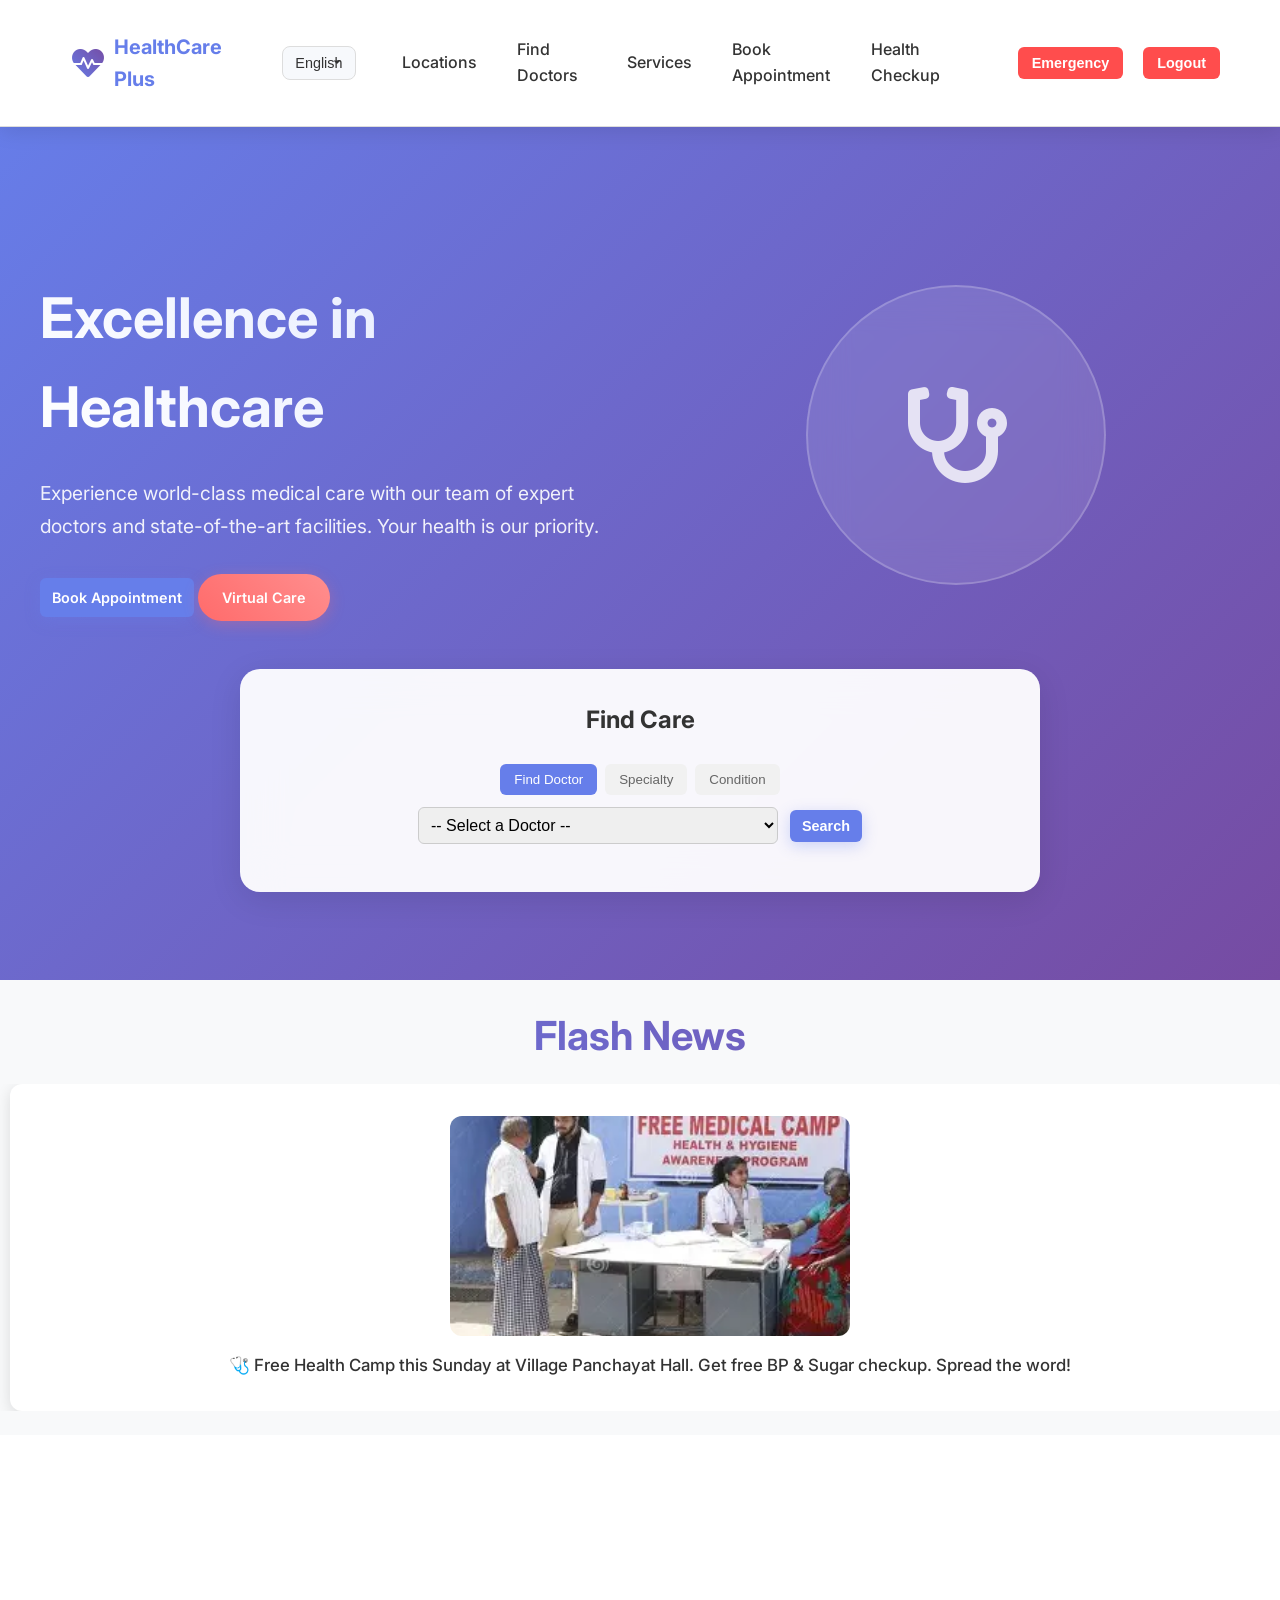
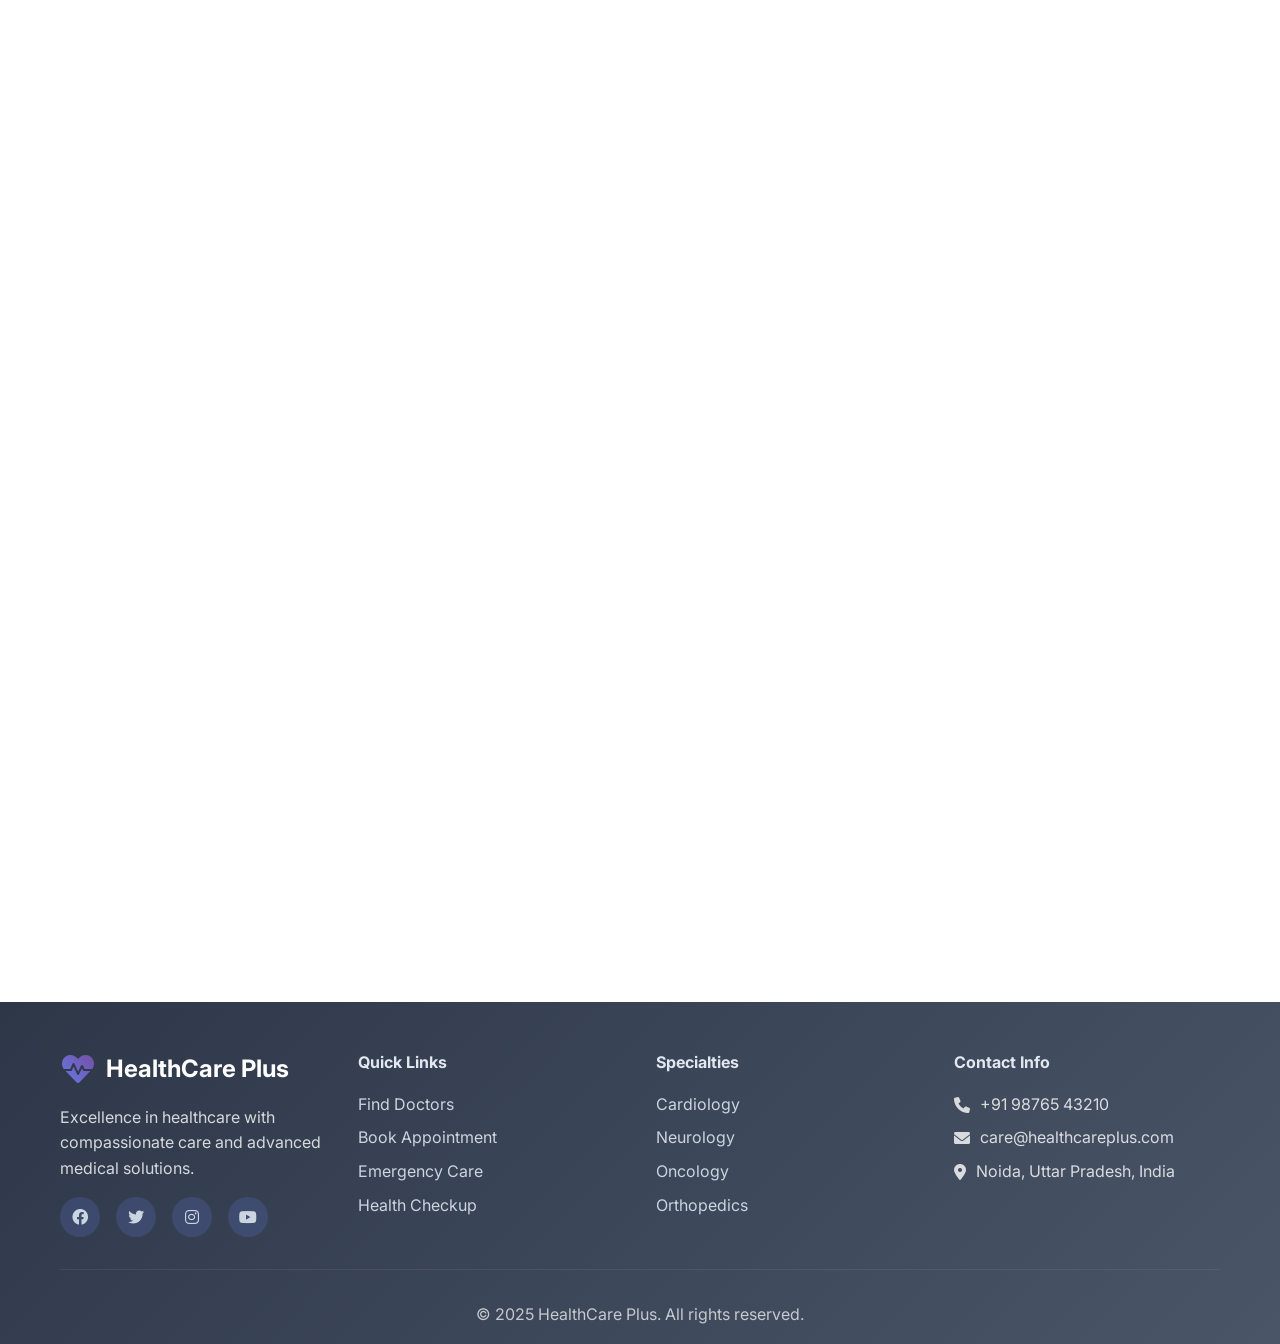
<file: index.html>
<!DOCTYPE html>
<html lang="en">

<head>
  <meta charset="UTF-8">
  <meta name="viewport" content="width=device-width, initial-scale=1.0">
  <title data-translate="page-title">HealthCare Plus - Excellence in Medical Care</title>
  <link rel="stylesheet" href="style.css">
  <link href="https://fonts.googleapis.com/css2?family=Inter:wght@300;400;500;600;700&display=swap" rel="stylesheet">
  <link rel="stylesheet" href="https://cdnjs.cloudflare.com/ajax/libs/font-awesome/6.0.0/css/all.min.css">
</head>

<body>
  <header class="header">
    <nav class="navbar">
      <div class="nav-container">

        <!-- Logo -->
        <div class="nav-logo">
          <i class="fas fa-heartbeat"></i>
          <span data-translate="logo-text">HealthCare Plus</span>
        </div>

        <!-- Language Switcher -->
        <div class="nav-language">
          <select id="language-switcher" onchange="changeLanguage(this.value)">
            <option value="en" selected>English</option>
            <option value="hi">हिन्दी</option>
          </select>
        </div>

        <!-- Navigation Menu -->
        <div class="nav-menu">
          <div class="nav-dropdown">
            <span class="nav-item" data-translate="nav-locations">Locations <i class="fas fa-chevron-down"></i></span>
            <div class="dropdown-content">
              <a href="locations/uttar-pradesh.html">Uttar Pradesh</a>
              <a href="locations/bihar.html">Bihar</a>
              <a href="locations/tamil-nadu.html">Tamil Nadu</a>
              <a href="locations/madhya-pradesh.html">Madhya Pradesh</a>
              <a href="locations/odisha.html">Odisha</a>
            </div>
          </div>

          <a href="doctor.html" class="nav-item" data-translate="nav-find-doctors">Find Doctors</a>
          <a href="#services" class="nav-item" data-translate="nav-services">Services</a>
          <a href="#appointment-form" class="nav-item" data-translate="nav-book-appointment">Book Appointment</a>
          <a href="health-checkup.html" class="nav-item" data-translate="nav-health-checkup">Health Checkup</a>
        </div> <!-- ✅ nav-menu closed properly -->

        <!-- Actions -->
        <div class="nav-actions">
          <!-- <button class="btn btn-primary" data-translate="btn-book-appointment">Book Appointment</button> -->
          <button id="emergencyBtn" class="btn btn-danger" data-translate="btn-emergency">Emergency</button>
          <button id="logoutBtn" class="btn btn-danger">Logout</button>
        </div>

        <!-- Mobile Menu Toggle -->
        <div class="mobile-menu-toggle">
          <i class="fas fa-bars"></i>
        </div>

      </div>
    </nav>
  </header>


  <section class="hero">
    <div class="hero-content">
      <div class="hero-text">
        <h2 id="welcomeUser"></h2>
        <h1 data-translate="hero-title">Excellence in Healthcare</h1>
        <p data-translate="hero-subtitle">Experience world-class medical care with our team of expert doctors and
          state-of-the-art facilities. Your health is our priority.</p>
        <div class="hero-buttons">
          <a href="#appointment-form" class="btn btn-primary">Book Appointment</a>
          <a href="hero/virtual-care.html" class="btn btn-secondary">Virtual Care</a>
        </div>

      </div>
      <div class="hero-image">
        <div class="hero-visual">
          <i class="fas fa-stethoscope"></i>
        </div>
      </div>
    </div>

  


<!-- ====== Find Care section (paste where you want it to appear) ====== -->
<div class="quick-search">
  <h3 data-translate="find-care">Find Care</h3>

  <div class="search-tabs">
    <button class="search-tab active" data-tab="doctor" data-translate="tab-find-doctor">Find Doctor</button>
    <button class="search-tab" data-tab="specialty" data-translate="tab-specialty">Specialty</button>
    <button class="search-tab" data-tab="condition" data-translate="tab-condition">Condition</button>
  </div>

  <!-- Doctor Tab -->
  <div class="search-form tab-content active" id="doctor-tab">
    <select id="doctorSelect" class="search-input">
      <option value="">-- Select a Doctor --</option>
    </select>
    <button class="btn btn-primary" id="doctorSearchBtn">Search</button>
  </div>

  <!-- Specialty Tab -->
  <div class="search-form tab-content" id="specialty-tab">
    <select id="specialtySelect" class="search-input">
      <option value="">-- Select a Specialty --</option>
    </select>
    <button class="btn btn-primary" id="specialtySearchBtn">Search</button>
  </div>

  <!-- Condition Tab -->
  <div class="search-form tab-content" id="condition-tab">
    <input type="text" id="conditionInput" placeholder="Enter condition (e.g. fever, pregnancy)" />
    <button class="btn btn-primary" id="conditionSearchBtn">Search</button>
  </div>

  <!-- Results -->
  <div class="search-results" id="searchResults"></div>
</div>

<!-- ====== Minimal styles (paste into head or style.css) ====== -->
<style>
  .search-tabs { display:flex; gap:8px; margin-bottom:12px; justify-content:center; }
  .search-tab{ padding:8px 14px; border-radius:6px; border:none; background:#f1f1f1; cursor:pointer; }
  .search-tab.active{ background:#667eea; color:#fff; }
  .tab-content{ display:none; text-align:center; margin-bottom:12px; }
  .tab-content.active{ display:block; }
  .search-input{ padding:8px; width:70%; max-width:360px; border-radius:6px; border:1px solid #ccc; margin-right:8px; }
  .btn-primary{ background:#667eea; color:#fff; padding:8px 12px; border-radius:6px; border:none; cursor:pointer; }
  .search-results{ margin-top:16px; max-width:900px; margin-left:auto; margin-right:auto; }
  .doctor-card{ background:#fff; padding:12px; margin-bottom:12px; border-radius:10px; box-shadow:0 2px 8px rgba(0,0,0,0.06); }
  .doctor-card h4{ margin:0 0 6px 0; color:#0d6efd; }
  .doctor-card p{ margin:4px 0; color:#333; }
</style>

<!-- ====== Script: paste before </body> (or in script.js). Make sure it's run after DOM loads) ====== -->
<script>
document.addEventListener('DOMContentLoaded', () => {
  // ====== Data: doctors array ======
  const doctors = [
    { name: "Asha Mehta", specialty: "Cardiology", location: "Mumbai", timings: "Mon–Fri, 10 AM – 4 PM", contact: "+91 9876543210", fee: "₹49" },
    { name: "Raj Singh", specialty: "Neurology", location: "Delhi", timings: "Tue–Sat, 11 AM – 5 PM", contact: "+91 9123456780", fee: "₹99" },
    { name: "Rajesh Sharma", specialty: "Cardiology", location: "Bangalore", timings: "Mon–Fri, 9 AM – 2 PM", contact: "+91 9876001122", fee: "₹29" },
    { name: "Priya Patel", specialty: "Neurology", location: "Hyderabad", timings: "Mon–Sat, 12 PM – 6 PM", contact: "+91 9812233445", fee: "₹49" },
    { name: "Amit Singh", specialty: "Orthopedic", location: "Chennai", timings: "Wed–Sun, 10 AM – 3 PM", contact: "+91 9765432100", fee: "₹99" },
    { name: "Sunita Gupta", specialty: "Gynecology", location: "Pune", timings: "Mon–Fri, 2 PM – 7 PM", contact: "+91 9933445566", fee: "₹99" },
    { name: "Vikram Kumar", specialty: "Pediatrics", location: "Kolkata", timings: "Tue–Sat, 9 AM – 1 PM", contact: "+91 9090909090", fee: "₹49" },
    { name: "Rohit Malhotra", specialty: "Dermatology", location: "Lucknow", timings: "Mon–Fri, 3 PM – 8 PM", contact: "+91 9000001234", fee: "₹29" },
    { name: "Neha Verma", specialty: "ENT", location: "Jaipur", timings: "Tue–Sat, 10 AM – 4 PM", contact: "+91 9888877777", fee: "₹29" },
    { name: "Arjun Desai", specialty: "Ophthalmology", location: "Ahmedabad", timings: "Mon–Fri, 11 AM – 5 PM", contact: "+91 9222333444", fee: "₹99" },
    { name: "Meera Joshi", specialty: "Cardiology", location: "Mumbai", timings: "Mon–Fri, 10 AM – 4 PM", contact: "+91 9876501234", fee: "₹49" },
    { name: "Suresh Kumar", specialty: "Neurology", location: "Delhi", timings: "Tue–Sat, 11 AM – 5 PM", contact: "+91 9123409876", fee: "₹99" },
    { name: "Anita Reddy", specialty: "Orthopedic", location: "Chennai", timings: "Wed–Sun, 10 AM – 3 PM", contact: "+91 9765432199", fee: "₹29" },
    { name: "Rakesh Sharma", specialty: "Dermatology", location: "Bangalore", timings: "Mon–Fri, 9 AM – 2 PM", contact: "+91 9876541100", fee: "₹49" },
    { name: "Priyanka Singh", specialty: "Gynecology", location: "Pune", timings: "Mon–Fri, 2 PM – 7 PM", contact: "+91 9933445599", fee: "₹99" },
    { name: "Karan Mehta", specialty: "Pediatrics", location: "Kolkata", timings: "Tue–Sat, 9 AM – 1 PM", contact: "+91 9090909000", fee: "₹69" },
    { name: "Sonia Kapoor", specialty: "ENT", location: "Jaipur", timings: "Tue–Sat, 10 AM – 4 PM", contact: "+91 9888877700", fee: "₹49" },
    { name: "Ajay Desai", specialty: "Ophthalmology", location: "Ahmedabad", timings: "Mon–Fri, 11 AM – 5 PM", contact: "+91 9222333000", fee: "₹29" },
    { name: "Ritu Verma", specialty: "Cardiology", location: "Mumbai", timings: "Mon–Fri, 10 AM – 4 PM", contact: "+91 9876543322", fee: "₹49" },
    { name: "Deepak Kumar", specialty: "Neurology", location: "Delhi", timings: "Tue–Sat, 11 AM – 5 PM", contact: "+91 9123456700", fee: "₹99" }
  ];

  // ====== conditionMap: common words -> specialty ======
  const conditionMap = {
    "fever": "Pediatrics",
    "child": "Pediatrics",
    "kids": "Pediatrics",
    "pregnancy": "Gynecology",
    "delivery": "Gynecology",
    "headache": "Neurology",
    "epilepsy": "Neurology",
    "chest pain": "Cardiology",
    "heart": "Cardiology",
    "fracture": "Orthopedic",
    "bone": "Orthopedic",
    "skin": "Dermatology",
    "rash": "Dermatology",
    "ear": "ENT",
    "nose": "ENT",
    "throat": "ENT",
    "eyes": "Ophthalmology",
    "vision": "Ophthalmology"
  };

  // ====== DOM references ======
  const doctorSelect = document.getElementById('doctorSelect');
  const specialtySelect = document.getElementById('specialtySelect');
  const doctorSearchBtn = document.getElementById('doctorSearchBtn');
  const specialtySearchBtn = document.getElementById('specialtySearchBtn');
  const conditionSearchBtn = document.getElementById('conditionSearchBtn');
  const conditionInput = document.getElementById('conditionInput');
  const resultsDiv = document.getElementById('searchResults');

  // ====== populate dropdowns ======
  (function populate() {
    doctors.forEach(d => {
      const o = document.createElement('option'); o.value = d.name; o.textContent = d.name;
      doctorSelect.appendChild(o);
    });
    const uniqueSpecs = [...new Set(doctors.map(d => d.specialty))].sort();
    uniqueSpecs.forEach(s => {
      const o = document.createElement('option'); o.value = s; o.textContent = s;
      specialtySelect.appendChild(o);
    });
  })();

  // ====== tab switching: only show the active tab control ======
  document.querySelectorAll('.search-tab').forEach(tab => {
    tab.addEventListener('click', () => {
      // UI: active tabs
      document.querySelectorAll('.search-tab').forEach(t => t.classList.remove('active'));
      tab.classList.add('active');

      // show only the selected tab content
      document.querySelectorAll('.tab-content').forEach(c => c.classList.remove('active'));
      const id = `${tab.dataset.tab}-tab`;
      const el = document.getElementById(id);
      if (el) el.classList.add('active');

      // clear results and inputs on tab change
      resultsDiv.innerHTML = '';
      // don't clear selection automatically so user can switch back, but you can add clear logic if wanted
    });
  });

  // ====== helper: render result array ======
  function displayResults(list) {
    resultsDiv.innerHTML = '';
    if (!list || list.length === 0) {
      resultsDiv.innerHTML = '<p>No doctors found.</p>';
      return;
    }
    list.forEach(d => {
      const card = document.createElement('div');
      card.className = 'doctor-card';
      card.innerHTML = `
        <h4>Dr. ${d.name}</h4>
        <p><strong>Specialty:</strong> ${d.specialty}</p>
        <p><strong>Location:</strong> ${d.location}</p>
        <p><strong>Timings:</strong> ${d.timings}</p>
        <p><strong>Contact:</strong> <a href="tel:${d.contact.replace(/\s+/g,'')}">${d.contact}</a></p>
        <p><strong>Fee:</strong> ${d.fee}</p>
        <a class="btn btn-primary" href="index.html#appointment-form">Book Appointment</a>
      `;
      resultsDiv.appendChild(card);
    });
  }

  // ====== search handlers ======
  doctorSearchBtn.addEventListener('click', () => {
    console.log('Doctor search clicked');
    const name = doctorSelect.value;
    if (!name) { resultsDiv.innerHTML = '<p>Please select a doctor.</p>'; return; }
    const found = doctors.filter(d => d.name === name);
    displayResults(found);
  });

  specialtySearchBtn.addEventListener('click', () => {
    console.log('Specialty search clicked');
    const spec = specialtySelect.value;
    if (!spec) { resultsDiv.innerHTML = '<p>Please select a specialty.</p>'; return; }
    const found = doctors.filter(d => d.specialty === spec);
    displayResults(found);
  });

  conditionSearchBtn.addEventListener('click', () => {
    console.log('Condition search clicked');
    const q = (conditionInput.value || '').toLowerCase().trim();
    if (!q) { resultsDiv.innerHTML = '<p>Please type a condition (e.g. fever).</p>'; return; }

    // 1) exact word match from conditionMap (search for any key that is included in q)
    let matchedSpecialty = null;
    for (const key in conditionMap) {
      if (q.indexOf(key) !== -1) { matchedSpecialty = conditionMap[key]; break; }
    }

    let results = [];
    if (matchedSpecialty) {
      console.log('Mapped to specialty:', matchedSpecialty);
      results = doctors.filter(d => d.specialty.toLowerCase() === matchedSpecialty.toLowerCase());
    } else {
      // fallback: try to match by specialty substring or doctor name
      results = doctors.filter(d =>
        d.specialty.toLowerCase().includes(q) || d.name.toLowerCase().includes(q)
      );
    }

    displayResults(results);
  });

  // Debug tip: open browser Console (F12) and watch logs when you click Search
  console.log('Find-care initialized. Try typing "fever", "pregnancy", "heart" in Condition tab.');
});
</script>


  </section>

<!-- 🔴 Flash News Section -->
<section class="flash-news">
  <h2>Flash News</h2>
  <div class="news-slider">
    <div class="news-track">

      <!-- Card 1 -->
      <div class="news-card">
        <img src="assests/health camp.webp" alt="Free Health Camp">
        <div class="news-text">
          🩺 Free Health Camp this Sunday at Village Panchayat Hall.  
          Get free BP & Sugar checkup. Spread the word!
        </div>
      </div>

      <!-- Card 2 -->
      <div class="news-card">
        <img src="assests/vaccine.webp" alt="Vaccination Drive">
        <div class="news-text">
          💉 Govt. Vaccination Drive: All children under 5 years must be vaccinated.  
          Visit your nearest PHC for free vaccines.
        </div>
      </div>

      <!-- Card 3 -->
      <div class="news-card">
        <img src="assests/drinking water.webp" alt="Safe Drinking Water">
        <div class="news-text">
          🚰 Safe Drinking Water Awareness: Boil water before drinking to prevent stomach diseases in monsoon season.
        </div>
      </div>

      <!-- Card 4 -->
      <div class="news-card">
        <img src="assests/women health.webp" alt="Women Health">
        <div class="news-text">
          👩‍🍼 Free Checkup for Pregnant Women every Wednesday at Govt. Health Center. Early care saves lives!
        </div>
      </div>

      <!-- ✅ New Card 5 (Child Health) -->
      <div class="news-card">
        <img src="assests/chil health.webp" alt="Child Nutrition">
        <div class="news-text">
          👶 Free Nutrition Supplements for Children under 6 years at Anganwadi Centers.  
          Ensure your child’s healthy growth and immunity.
        </div>
      </div>

    </div>
  </div>
</section>


  <section class="specialties">
    <div class="container">
      <h2 data-translate="specialties-title">Our Specialties</h2>
      <p class="section-subtitle" data-translate="specialties-subtitle">Comprehensive medical care across all
        specialties</p>

      <div class="specialties-grid">
        <div class="specialty-card">
          <div class="specialty-icon">
            <i class="fas fa-heart"></i>
          </div>
          <h3 data-translate="cardiac-care">Cardiac Care</h3>
          <p data-translate="cardiac-care-desc">Advanced heart care with cutting-edge technology</p>
        </div>

        <div class="specialty-card">
          <div class="specialty-icon">
            <i class="fas fa-brain"></i>
          </div>
          <h3 data-translate="neurosciences">Neurosciences</h3>
          <p data-translate="neurosciences-desc">Expert neurological care and brain surgery</p>
        </div>

        <div class="specialty-card">
          <div class="specialty-icon">
            <i class="fas fa-ribbon"></i>
          </div>
          <h3 data-translate="cancer-care">Cancer Care</h3>
          <p data-translate="cancer-care-desc">Comprehensive oncology treatment and support</p>
        </div>

        <div class="specialty-card">
          <div class="specialty-icon">
            <i class="fas fa-bone"></i>
          </div>
          <h3 data-translate="orthopedics">Orthopedics</h3>
          <p data-translate="orthopedics-desc">Joint replacement and bone care specialists</p>
        </div>

        <div class="specialty-card">
          <div class="specialty-icon">
            <i class="fas fa-stomach"></i>
          </div>
          <h3 data-translate="gastroenterology">Gastroenterology</h3>
          <p data-translate="gastroenterology-desc">Digestive system care and treatment</p>
        </div>

        <div class="specialty-card">
          <div class="specialty-icon">
            <i class="fas fa-baby"></i>
          </div>
          <h3 data-translate="pediatrics">Pediatrics</h3>
          <p data-translate="pediatrics-desc">Specialized care for children of all ages</p>
        </div>
      </div>
    </div>
  </section>

  <section id="services" class="services">
    <div class="container">
      <h2 data-translate="services-title">Our Services</h2>
      <p class="section-subtitle" data-translate="services-subtitle">Comprehensive healthcare solutions for you and your
        family</p>

      <div id="servicesList" class="services-grid">
        <div class="service-card">
          <div class="service-icon">
            <i class="fas fa-home"></i>
          </div>
          <h3 data-translate="home-care">Home Care</h3>
          <p data-translate="home-care-desc">Professional medical care in the comfort of your home</p>
          <a href="learn-more/home-care.html" class="service-link" data-translate="learn-more">Learn More <i class="fas fa-arrow-right"></i></a>
        </div>

        <div class="service-card">
          <div class="service-icon">
            <i class="fas fa-video"></i>
          </div>
          <h3 data-translate="telemedicine">Telemedicine</h3>
          <p data-translate="telemedicine-desc">Connect with our doctors virtually from anywhere</p>
          <a href="learn-more/telemedicine.html" class="service-link" data-translate="learn-more">Learn More <i class="fas fa-arrow-right"></i></a>
        </div>

        <div class="service-card">
          <div class="service-icon">
            <i class="fas fa-ambulance"></i>
          </div>
          <h3 data-translate="emergency-care">Emergency Care</h3>
          <p data-translate="emergency-care-desc">24/7 emergency medical services and trauma care</p>
          <a href="learn-more/emergency-care.html" class="service-link" data-translate="learn-more">Learn More <i class="fas fa-arrow-right"></i></a>
        </div>

        <div class="service-card">
          <div class="service-icon">
            <i class="fas fa-pills"></i>
          </div>
          <h3 data-translate="pharmacy">Pharmacy</h3>
          <p data-translate="pharmacy-desc">Reliable medication delivery to your doorstep</p>
          <a href="learn-more/pharmacy.html" class="service-link" data-translate="learn-more">Learn More <i class="fas fa-arrow-right"></i></a>
        </div>

        <div class="service-card">
          <div class="service-icon">
            <i class="fas fa-flask"></i>
          </div>
          <h3 data-translate="diagnostics">Diagnostics</h3>
          <p data-translate="diagnostics-desc">Advanced lab tests and imaging services</p>
          <a href="learn-more/diagnostics.html" class="service-link" data-translate="learn-more">Learn More <i class="fas fa-arrow-right"></i></a>
        </div>

        <div class="service-card">
          <div class="service-icon">
            <i class="fas fa-shield-alt"></i>
          </div>
          <h3 data-translate="health-checkup">Health Checkup</h3>
          <p data-translate="health-checkup-desc">Comprehensive health screening packages</p>
          <a href="learn-more/health-checkup.html" class="service-link" data-translate="learn-more">Learn More <i class="fas fa-arrow-right"></i></a>
        </div>
      </div>
    </div>
  </section>

  <section class="care-model">
    <div class="container">
      <h2 data-translate="model-title">Our Model of Care</h2>
      <p class="section-subtitle" data-translate="model-subtitle">Five pillars of excellence that define our approach to
        healthcare</p>

      <div class="care-pillars">
        <div class="pillar">
          <div class="pillar-icon">
            <i class="fas fa-user-md"></i>
          </div>
          <h3 data-translate="pillar-talent">Expert Clinical Talent</h3>
          <p data-translate="pillar-talent-desc">World-class doctors and medical professionals</p>
        </div>

        <div class="pillar">
          <div class="pillar-icon">
            <i class="fas fa-building"></i>
          </div>
          <h3 data-translate="pillar-infrastructure">Advanced Infrastructure</h3>
          <p data-translate="pillar-infrastructure-desc">State-of-the-art medical facilities and equipment</p>
        </div>

        <div class="pillar">
          <div class="pillar-icon">
            <i class="fas fa-microchip"></i>
          </div>
          <h3 data-translate="pillar-technology">Latest Technology</h3>
          <p data-translate="pillar-technology-desc">Cutting-edge medical technology and innovations</p>
        </div>

        <div class="pillar">
          <div class="pillar-icon">
            <i class="fas fa-cogs"></i>
          </div>
          <h3 data-translate="pillar-processes">Quality Processes</h3>
          <p data-translate="pillar-processes-desc">Systematic and standardized care delivery</p>
        </div>

        <div class="pillar">
          <div class="pillar-icon">
            <i class="fas fa-heart"></i>
          </div>
          <h3 data-translate="pillar-compassion">Compassionate Care</h3>
          <p data-translate="pillar-compassion-desc">Patient-centered approach with empathy and trust</p>
        </div>
      </div>
    </div>
  </section>

  <section id="appointment-form" class="appointment-booking">
    <div class="container">
      <h2 data-translate="appointment-title">Book Your Appointment</h2>
      <p class="section-subtitle" data-translate="appointment-subtitle">Fill in your details to schedule a consultation
        with our expert doctors</p>

      <h3 data-translate="guest-form-title">Customer Details & Appointment Information</h3>
      <form class="form-container" id="guest-form-data" action="/api/appointments" method="POST">

        <div class="form-section">
          <h4 data-translate="personal-info-title"><i class="fas fa-user"></i> Personal Information</h4>
          <div class="form-row">
            <div class="form-group">
              <label for="customer-name" data-translate="label-full-name-star">Full Name *</label>
              <input type="text" id="customer-name" name="fullName" required>
            </div>
            <div class="form-group">
              <label for="customer-age" data-translate="label-age-star">Age *</label>
              <input type="number" id="customer-age" name="age" min="1" max="120" required>
            </div>
          </div>
          <div class="form-row">
            <div class="form-group">
              <label for="customer-email" data-translate="label-email-star">Email Address *</label>
              <input type="email" id="customer-email" name="email" required>
            </div>
            <div class="form-group">
              <label for="customer-phone" data-translate="label-phone-star">Phone Number *</label>
              <input type="tel" id="customer-phone" name="phone" required>
            </div>
          </div>
          <div class="form-row">
            <div class="form-group">
              <label for="customer-blood-group" data-translate="label-blood-group">Blood Group</label>
              <select id="customer-blood-group" name="bloodGroup" data-translate-options="blood-group-options">
                <option value="" data-translate="select-blood-group">Select Blood Group</option>
                <option value="A+">A+</option>
                <option value="A-">A-</option>
                <option value="B+">B+</option>
                <option value="B-">B-</option>
                <option value="O+">O+</option>
                <option value="O-">O-</option>
                <option value="AB+">AB+</option>
                <option value="AB-">AB-</option>
              </select>
            </div>
            <div class="form-group">
              <label for="customer-gender" data-translate="label-gender">Gender</label>
              <select id="customer-gender" name="gender" data-translate-options="gender-options">
                <option value="" data-translate="select-gender">Select Gender</option>
                <option value="male" data-translate="gender-male">Male</option>
                <option value="female" data-translate="gender-female">Female</option>
                <option value="other" data-translate="gender-other">Other</option>
              </select>
            </div>
          </div>
        </div>

        <div class="form-section">
          <h4 data-translate="location-details-title"><i class="fas fa-map-marker-alt"></i> Location & Appointment
            Details</h4>
          <div class="form-row">
            <div class="form-group">
              <label for="customer-location" data-translate="label-location-star">Preferred Location *</label>
              <select id="customer-location" name="location" required data-translate-options="location-options">
                <option value="" data-translate="select-location">Select Location</option>
                <option value="uttar pradesh" data-translate="location-uttar pradesh">Uttar Pradesh</option>
                <option value="tamil nadu" data-translate="location-tamil nadu">Tamil Nadu</option>
                <option value="odisha" data-translate="location-odisha">Odisha</option>
                <option value="madhya pradesh" data-translate="location-madhya pradesh">Madhya Pradesh</option>
                <option value="bihar" data-translate="location-bihar">Bihar</option>
              </select>
            </div>
            <div class="form-group">
              <label for="customer-doctor" data-translate="label-specific-doctor">Specific Doctor (Optional)</label>
              <select id="customer-doctor" name="doctor" data-translate-options="doctor-options">
                <option value="" data-translate="select-any-doctor">Any Available Doctor</option>
                <option value="dr-sharma" data-translate="doctor-sharma">Dr. Rajesh Sharma - Cardiologist</option>
                <option value="dr-patel" data-translate="doctor-patel">Dr. Priya Patel - Neurologist</option>
                <option value="dr-singh" data-translate="doctor-singh">Dr. Amit Singh - Orthopedic</option>
                <option value="dr-gupta" data-translate="doctor-gupta">Dr. Sunita Gupta - Gynecologist</option>
                <option value="dr-kumar" data-translate="doctor-kumar">Dr. Vikram Kumar - Pediatrician</option>
              </select>
            </div>
          </div>
          <div class="form-row">
            <div class="form-group">
              <label for="appointment-date" data-translate="label-date-star">Preferred Date *</label>
              <input type="date" id="appointment-date" name="appointmentDate" required>
            </div>
            <div class="form-group">
              <label for="time-slot" data-translate="label-time-slot-star">Time Slot *</label>
              <select id="time-slot" name="timeSlot" required data-translate-options="time-slot-options">
                <option value="" data-translate="select-time-slot">Select Time Slot</option>
                <option value="09:00" data-translate="time-900">09:00 AM - 09:30 AM</option>
                <option value="09:30" data-translate="time-930">09:30 AM - 10:00 AM</option>
                <option value="10:00" data-translate="time-1000">10:00 AM - 10:30 AM</option>
                <option value="10:30" data-translate="time-1030">10:30 AM - 11:00 AM</option>
                <option value="11:00" data-translate="time-1100">11:00 AM - 11:30 AM</option>
                <option value="14:00" data-translate="time-1400">02:00 PM - 02:30 PM</option>
                <option value="14:30" data-translate="time-1430">02:30 PM - 03:00 PM</option>
                <option value="15:00" data-translate="time-1500">03:00 PM - 03:30 PM</option>
                <option value="15:30" data-translate="time-1530">03:30 PM - 04:00 PM</option>
                <option value="16:00" data-translate="time-1600">04:00 PM - 04:30 PM</option>
              </select>
            </div>
          </div>
        </div>

        <div class="form-section">
          <h4 data-translate="medical-info-title"><i class="fas fa-file-medical"></i> Medical Information</h4>
          <div class="form-row">
            <div class="form-group">
              <label for="previous-report" data-translate="label-prev-report">Previous Health Report Number</label>
              <input type="text" id="previous-report" name="previousReport"
                data-translate-placeholder="placeholder-report-number" placeholder="Enter report number if available">
            </div>
            <div class="form-group">
              <label for="valid-id" data-translate="label-valid-id-star">Valid ID Number *</label>
              <input type="text" id="valid-id" name="validId" data-translate-placeholder="placeholder-id-number"
                placeholder="Aadhar/PAN/Passport Number" required>
            </div>
          </div>
          <div class="form-group">
            <label for="customer-concern" data-translate="label-concern-star">Brief Information about Your Concern
              *</label>
            <textarea id="customer-concern" name="concern" rows="4" data-translate-placeholder="placeholder-concern"
              placeholder="Please describe your health concern or reason for visit..." required></textarea>
          </div>
        </div>

        <div class="form-section">
          <h4 data-translate="insurance-info-title"><i class="fas fa-shield-alt"></i> Insurance Information</h4>
          <div class="form-row">
            <div class="form-group">
              <label for="insurance-provider" data-translate="label-insurance-provider">Insurance Provider</label>
              <select id="insurance-provider" name="insuranceProvider" data-translate-options="insurance-options">
                <option value="" data-translate="select-insurance-provider">Select Insurance Provider</option>
                <option value="none" data-translate="insurance-none">No Insurance</option>
                <option value="lic" data-translate="insurance-lic">LIC India</option>
                <option value="icici" data-translate="insurance-icici">ICICI Lombard</option>
                <option value="hdfc" data-translate="insurance-hdfc">HDFC ERGO</option>
                <option value="bajaj" data-translate="insurance-bajaj">Bajaj Allianz</option>
                <option value="star" data-translate="insurance-star">Star Health</option>
                <option value="other" data-translate="insurance-other">Other</option>
              </select>
            </div>
            <div class="form-group">
              <label for="policy-number" data-translate="label-policy-number">Policy Number</label>
              <input type="text" id="policy-number" name="policyNumber"
                data-translate-placeholder="placeholder-policy-number" placeholder="Enter policy number if applicable">
            </div>
          </div>
        </div>

        <div class="form-submit">
          <button type="submit" class="btn btn-large btn-primary" data-translate="btn-book-appointment-final">
            <i class="fas fa-calendar-check"></i>
            Book Appointment
          </button>
          <p class="form-disclaimer" data-translate="form-disclaimer">
            By submitting this form, you agree to our <a href="#" data-translate="link-terms">Terms of Service</a> and
            <a href="#" data-translate="link-privacy">Privacy Policy</a>
          </p>
        </div>
      </form>
    </div>
  </section>

  <footer class="footer">
    <div class="container">
      <div class="footer-content">
        <div class="footer-section">
          <div class="footer-logo">
            <i class="fas fa-heartbeat"></i>
            <span data-translate="logo-text">HealthCare Plus</span>
          </div>
          <p data-translate="footer-description">Excellence in healthcare with compassionate care and advanced medical
            solutions.</p>
          <div class="social-links">
            <a href="#"><i class="fab fa-facebook"></i></a>
            <a href="#"><i class="fab fa-twitter"></i></a>
            <a href="#"><i class="fab fa-instagram"></i></a>
            <a href="#"><i class="fab fa-youtube"></i></a>
          </div>
        </div>

        <div class="footer-section">
          <h4 data-translate="footer-quick-links-title">Quick Links</h4>
          <ul>
            <li><a href="#" data-translate="footer-find-doctors">Find Doctors</a></li>
            <li><a href="#" data-translate="footer-book-appointment">Book Appointment</a></li>
            <li><a href="#" data-translate="footer-emergency-care">Emergency Care</a></li>
            <li><a href="#" data-translate="footer-health-checkup">Health Checkup</a></li>
          </ul>
        </div>

        <div class="footer-section">
          <h4 data-translate="footer-specialties-title">Specialties</h4>
          <ul>
            <li><a href="#" data-translate="specialty-cardiology">Cardiology</a></li>
            <li><a href="#" data-translate="specialty-neurology">Neurology</a></li>
            <li><a href="#" data-translate="specialty-oncology">Oncology</a></li>
            <li><a href="#" data-translate="specialty-orthopedics">Orthopedics</a></li>
          </ul>
        </div>

        <div class="footer-section">
          <h4 data-translate="footer-contact-info-title">Contact Info</h4>
          <div class="contact-info">
            <p><i class="fas fa-phone"></i> +91 98765 43210</p>
            <p><i class="fas fa-envelope"></i> care@healthcareplus.com</p>
            <p><i class="fas fa-map-marker-alt"></i>Noida, Uttar Pradesh, India</p>
          </div>
        </div>
      </div>

      <div class="footer-bottom">
        <p data-translate="footer-copyright">&copy; 2025 HealthCare Plus. All rights reserved.</p>
      </div>
    </div>
  </footer>

  <!-- <script src="https://cdn.botpress.cloud/webchat/v3.2/inject.js"></script>
  <script src="https://files.bpcontent.cloud/2025/09/07/13/20250907133756-H4C7L7CY.js" defer></script> -->

  <!-- updated ai -->
   
    <script src="https://cdn.botpress.cloud/webchat/v3.3/inject.js"></script>
<script src="https://files.bpcontent.cloud/2025/09/18/23/20250918231758-O5HOJY62.js" defer></script>
    

  <script src="script.js"></script>

  <script>
    document.getElementById('guest-form-data').addEventListener('submit', async (e) => {
      e.preventDefault();

      const formData = new FormData(e.target);
      const data = Object.fromEntries(formData);

      try {
        const response = await fetch('/api/appointments', {
          method: 'POST',
          headers: {
            'Content-Type': 'application/json'
          },
          body: JSON.stringify(data)
        });

        const result = await response.json();

        if (result.success) {
          alert('Appointment booked successfully! ID: ' + result.appointmentId);
          e.target.reset();
        } else {
          alert('Error: ' + result.message);
        }
      } catch (error) {
        console.error('Error:', error);
        alert('An error occurred while booking the appointment.');
      }
    });
  </script>

</body>

</html>
</file>
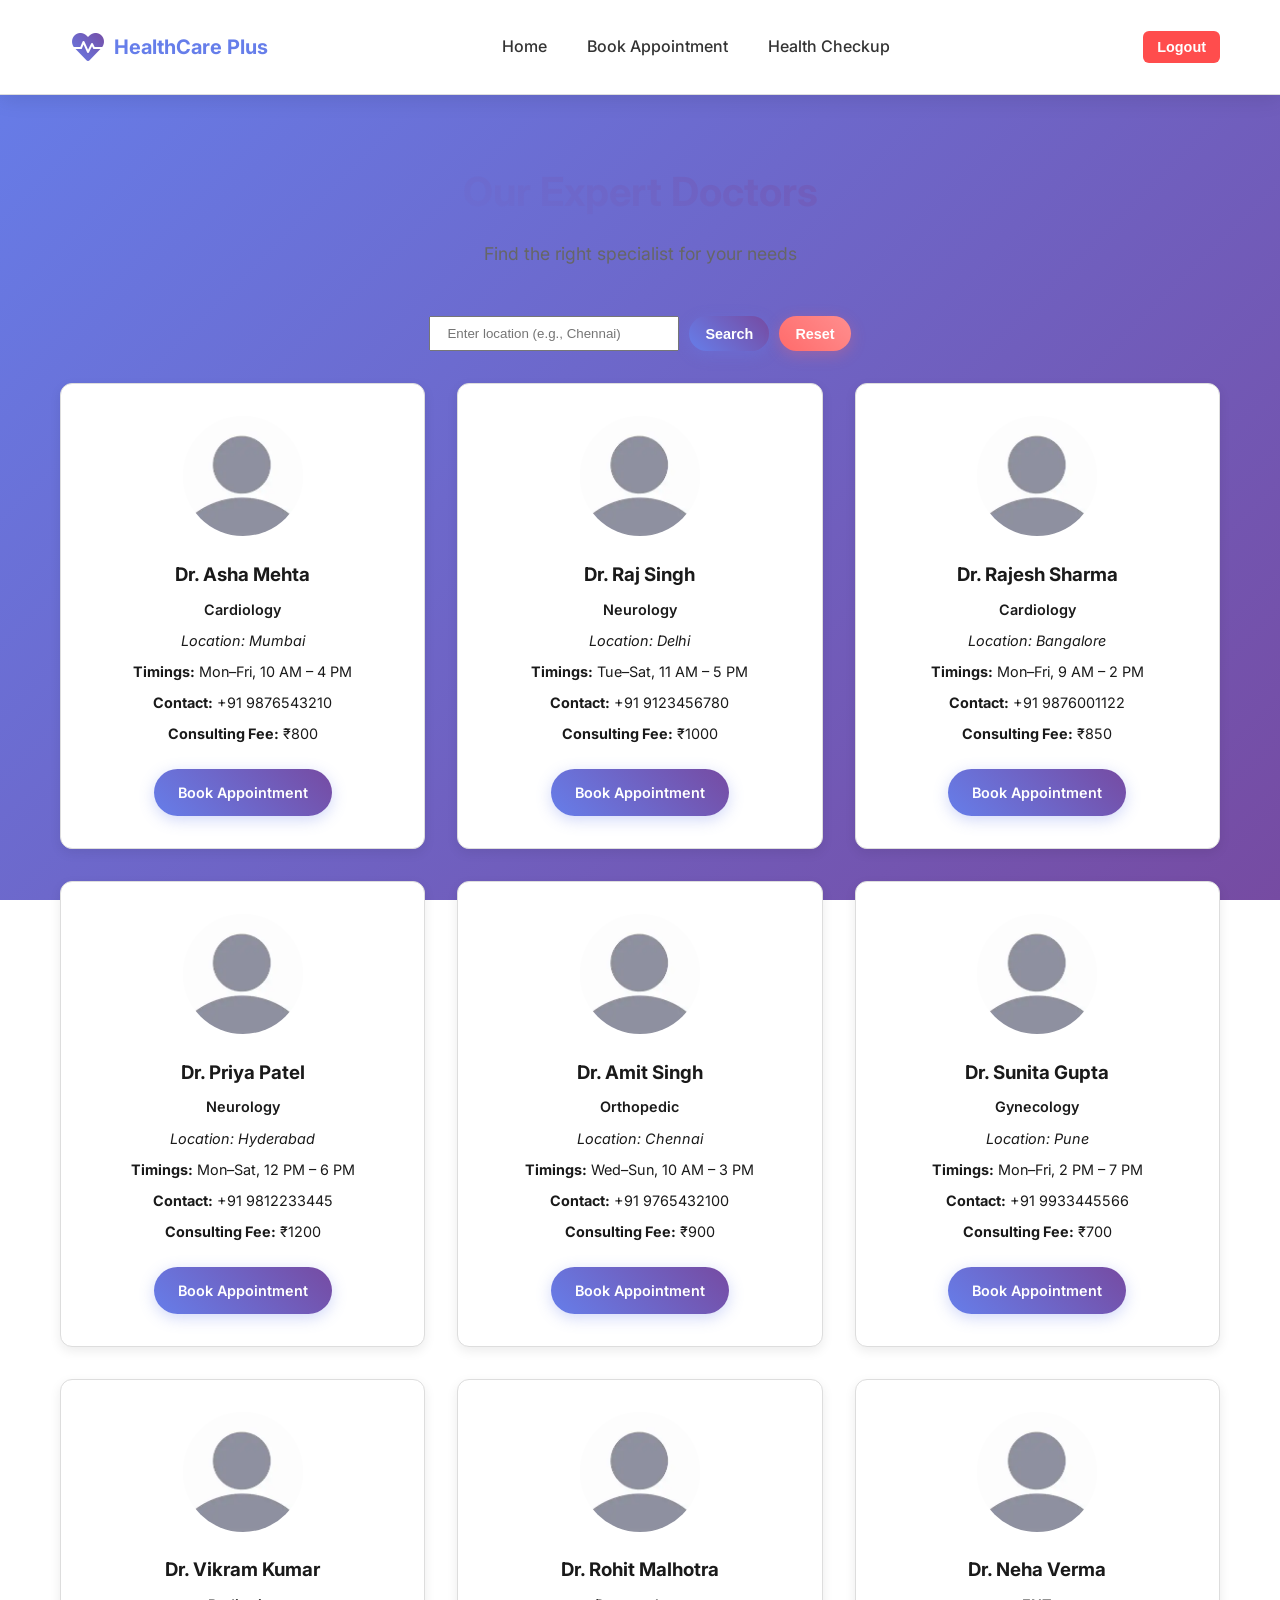
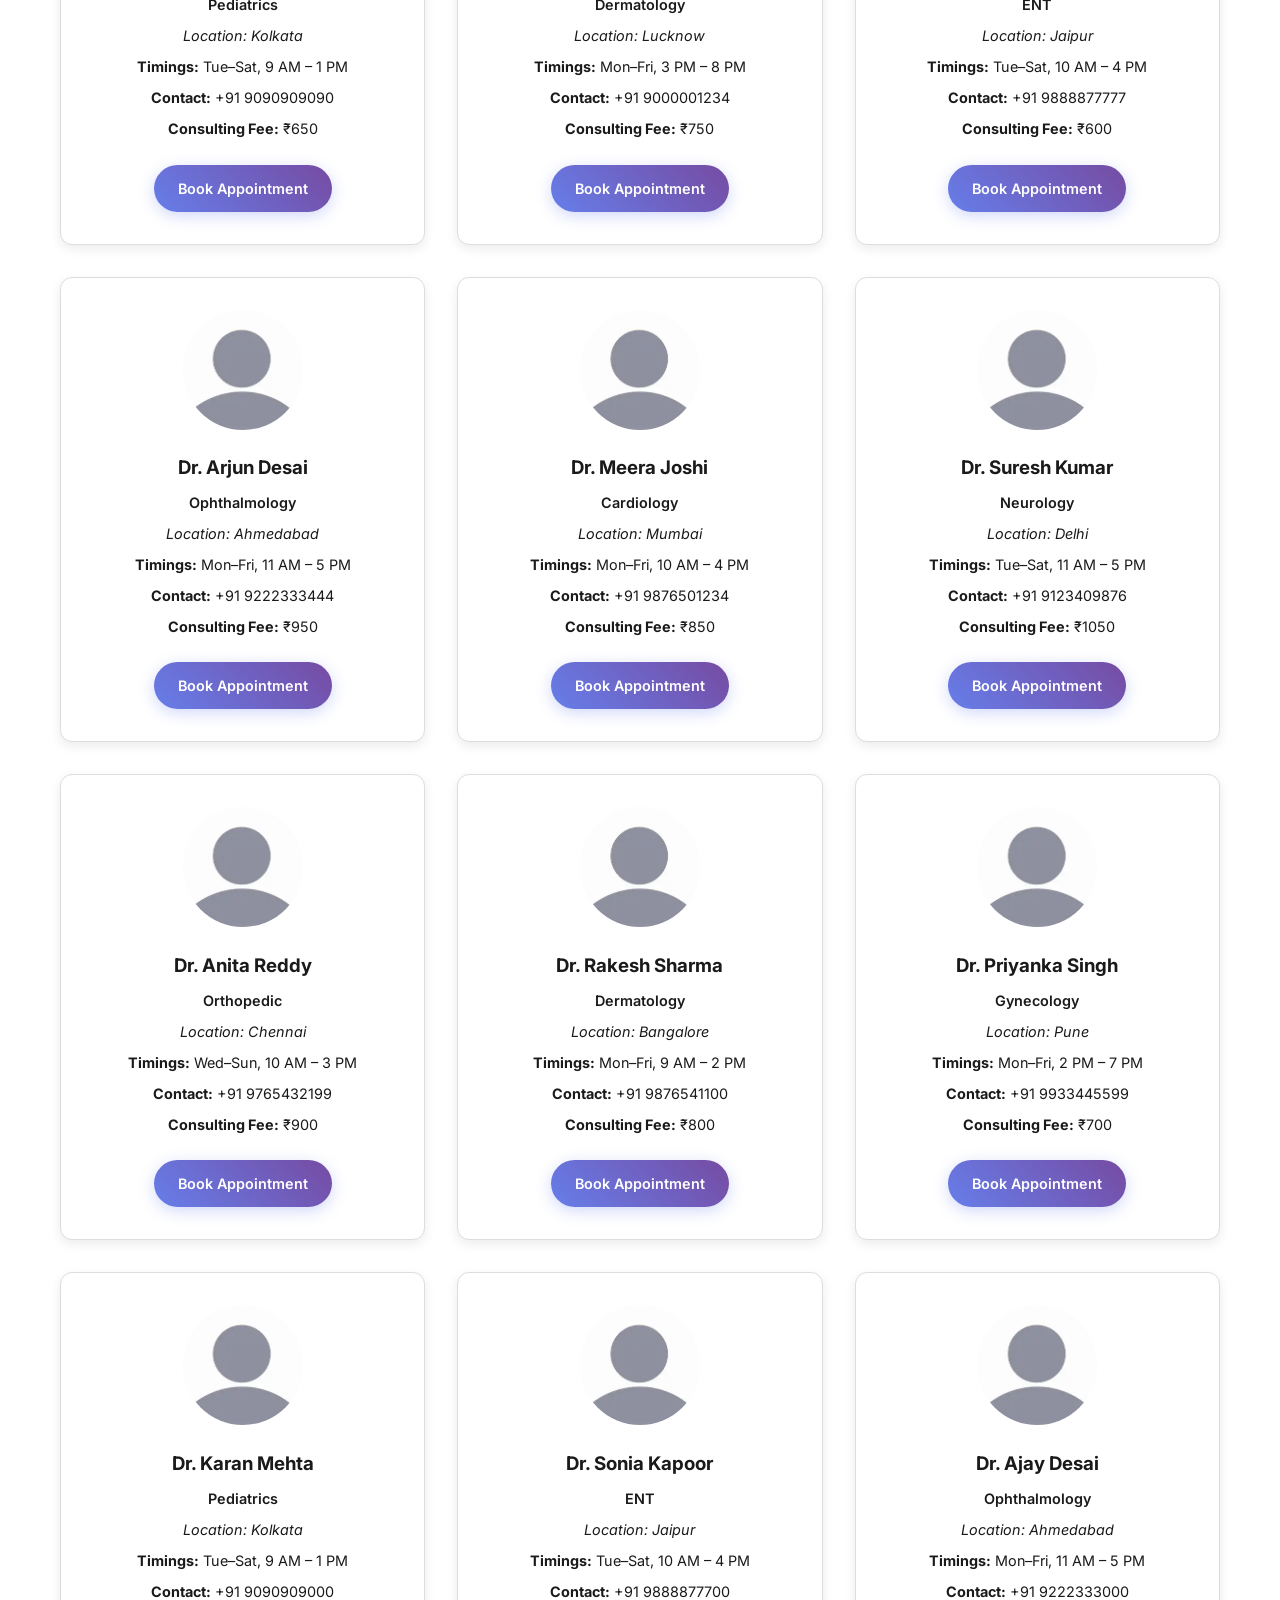
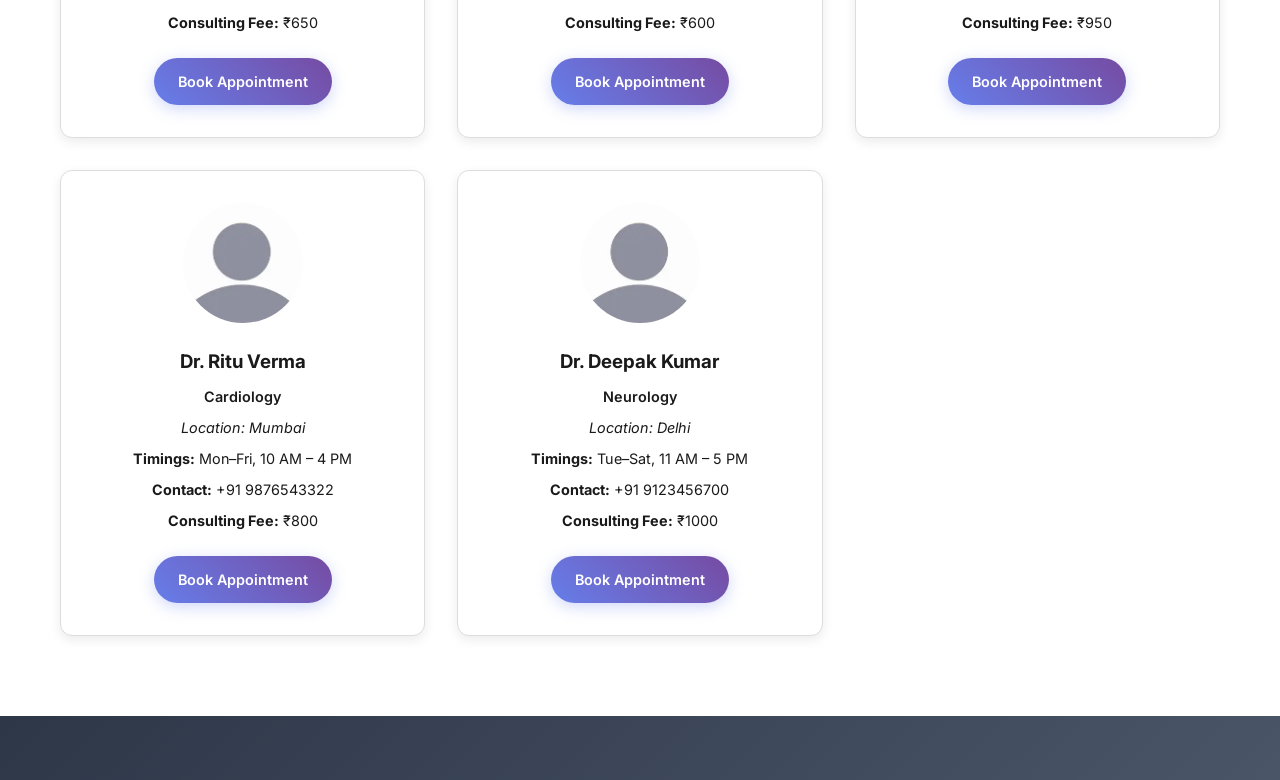
<file: doctor.html>
<!DOCTYPE html>
<html lang="en">

<head>
  <meta charset="UTF-8">
  <meta name="viewport" content="width=device-width, initial-scale=1.0">
  <title>HealthCare Plus - Our Doctors</title>
  <link rel="stylesheet" href="style.css">
  <link href="https://fonts.googleapis.com/css2?family=Inter:wght@300;400;500;600;700&display=swap" rel="stylesheet">
  <link rel="stylesheet" href="https://cdnjs.cloudflare.com/ajax/libs/font-awesome/6.0.0/css/all.min.css">
  <style>
   body {
  background-color: #ffffff !important;
}

.doctor-section {
  background-color: #ffffff; 
  padding: 3rem 1rem;
  text-align: center;
}

.doctor-section h2 {
  font-size: 2rem;
  color: #0d6efd;
  margin-bottom: 2rem;
  font-weight: bold;
}

.doctor-section p {
  color: #333;
}

.doctors-grid {
  display: grid;
  gap: 2rem;
  grid-template-columns: repeat(auto-fit, minmax(300px, 1fr));
}

.doctor-card {
  background-color: #ffffff; 
  border-radius: 12px;
  box-shadow: 0 4px 12px rgba(0, 0, 0, 0.08);
  padding: 2rem;
  text-align: center;
  transition: transform 0.3s ease, box-shadow 0.3s ease;
}

.doctor-card:hover {
  transform: translateY(-5px);
  box-shadow: 0 8px 24px rgba(0, 0, 0, 0.12);
}

.doctor-card img {
  width: 120px;
  height: 120px;
  border-radius: 50%;
  object-fit: cover;
  margin-bottom: 1rem;
  border: 4px solid var(--color-primary);
}

.doctor-card h3 {
  margin-bottom: 0.5rem;
  color: var(--color-primary-dark);
}

.doctor-card p {
  font-size: 0.9rem;
  margin-bottom: 0.5rem;
}

.doctor-card .specialty {
  font-weight: 600;
  color: var(--color-primary);
}

.doctor-card .location {
  font-style: italic;
  color: var(--color-text-medium);
}

.doctor-card .btn {
  margin-top: 1rem;
}

.search-container {
  margin-bottom: 2rem;
  display: flex;
  justify-content: center;
  gap: 10px;
  flex-wrap: wrap;
}

.search-container input {
  padding: 0.5rem 1rem;
  width: 250px;
}

.search-container button {
  padding: 0.5rem 1rem;
}

  </style>
</head>

<body>
  <header class="header">
    <nav class="navbar">
      <div class="nav-container">
        <div class="nav-logo">
          <i class="fas fa-heartbeat"></i>
          <span>HealthCare Plus</span>
        </div>
        <div class="nav-menu">
          <a href="index.html" class="nav-item">Home</a>
          <a href="index.html#appointment-form" class="nav-item">Book Appointment</a>
          <a href="health-checkup.html" class="nav-item">Health Checkup</a>
        </div>
        <div class="nav-actions">
          <button id="logoutBtn" class="btn btn-danger">Logout</button>
        </div>
      </div>
    </nav>
  </header>

  <main class="main-content">
    <section class="doctors-section">
      <div class="container">
        <h2 class="section-title">Our Expert Doctors</h2>
        <p class="section-subtitle">Find the right specialist for your needs</p>

      
        <div class="search-container">
          <input type="text" id="locationSearch" placeholder="Enter location (e.g., Chennai)">
          <button id="searchBtn" class="btn btn-primary">Search</button>
          <button id="resetBtn" class="btn btn-secondary">Reset</button>
        </div>

        <div id="doctors-list" class="doctors-grid"></div>
      </div>
    </section>
  </main>

  <footer class="footer"></footer>

  <script>
    document.addEventListener('DOMContentLoaded', () => {
      const doctorsListContainer = document.getElementById('doctors-list');
      const searchBtn = document.getElementById('searchBtn');
      const resetBtn = document.getElementById('resetBtn');
      const locationSearch = document.getElementById('locationSearch');

      const doctors = [
        { name: "Asha Mehta", specialty: "Cardiology", location: "Mumbai", timings: "Mon–Fri, 10 AM – 4 PM", contact: "+91 9876543210", fee: "₹800" },
        { name: "Raj Singh", specialty: "Neurology", location: "Delhi", timings: "Tue–Sat, 11 AM – 5 PM", contact: "+91 9123456780", fee: "₹1000" },
        { name: "Rajesh Sharma", specialty: "Cardiology", location: "Bangalore", timings: "Mon–Fri, 9 AM – 2 PM", contact: "+91 9876001122", fee: "₹850" },
        { name: "Priya Patel", specialty: "Neurology", location: "Hyderabad", timings: "Mon–Sat, 12 PM – 6 PM", contact: "+91 9812233445", fee: "₹1200" },
        { name: "Amit Singh", specialty: "Orthopedic", location: "Chennai", timings: "Wed–Sun, 10 AM – 3 PM", contact: "+91 9765432100", fee: "₹900" },
        { name: "Sunita Gupta", specialty: "Gynecology", location: "Pune", timings: "Mon–Fri, 2 PM – 7 PM", contact: "+91 9933445566", fee: "₹700" },
        { name: "Vikram Kumar", specialty: "Pediatrics", location: "Kolkata", timings: "Tue–Sat, 9 AM – 1 PM", contact: "+91 9090909090", fee: "₹650" },
        { name: "Rohit Malhotra", specialty: "Dermatology", location: "Lucknow", timings: "Mon–Fri, 3 PM – 8 PM", contact: "+91 9000001234", fee: "₹750" },
        { name: "Neha Verma", specialty: "ENT", location: "Jaipur", timings: "Tue–Sat, 10 AM – 4 PM", contact: "+91 9888877777", fee: "₹600" },
        { name: "Arjun Desai", specialty: "Ophthalmology", location: "Ahmedabad", timings: "Mon–Fri, 11 AM – 5 PM", contact: "+91 9222333444", fee: "₹950" },
        { name: "Meera Joshi", specialty: "Cardiology", location: "Mumbai", timings: "Mon–Fri, 10 AM – 4 PM", contact: "+91 9876501234", fee: "₹850" },
        { name: "Suresh Kumar", specialty: "Neurology", location: "Delhi", timings: "Tue–Sat, 11 AM – 5 PM", contact: "+91 9123409876", fee: "₹1050" },
        { name: "Anita Reddy", specialty: "Orthopedic", location: "Chennai", timings: "Wed–Sun, 10 AM – 3 PM", contact: "+91 9765432199", fee: "₹900" },
        { name: "Rakesh Sharma", specialty: "Dermatology", location: "Bangalore", timings: "Mon–Fri, 9 AM – 2 PM", contact: "+91 9876541100", fee: "₹800" },
        { name: "Priyanka Singh", specialty: "Gynecology", location: "Pune", timings: "Mon–Fri, 2 PM – 7 PM", contact: "+91 9933445599", fee: "₹700" },
        { name: "Karan Mehta", specialty: "Pediatrics", location: "Kolkata", timings: "Tue–Sat, 9 AM – 1 PM", contact: "+91 9090909000", fee: "₹650" },
        { name: "Sonia Kapoor", specialty: "ENT", location: "Jaipur", timings: "Tue–Sat, 10 AM – 4 PM", contact: "+91 9888877700", fee: "₹600" },
        { name: "Ajay Desai", specialty: "Ophthalmology", location: "Ahmedabad", timings: "Mon–Fri, 11 AM – 5 PM", contact: "+91 9222333000", fee: "₹950" },
        { name: "Ritu Verma", specialty: "Cardiology", location: "Mumbai", timings: "Mon–Fri, 10 AM – 4 PM", contact: "+91 9876543322", fee: "₹800" },
        { name: "Deepak Kumar", specialty: "Neurology", location: "Delhi", timings: "Tue–Sat, 11 AM – 5 PM", contact: "+91 9123456700", fee: "₹1000" }
      ];

      function displayDoctors(list) {
        doctorsListContainer.innerHTML = '';
        if (list.length === 0) {
          doctorsListContainer.innerHTML = '<p>No doctors found at this location.</p>';
          return;
        }
        list.forEach(doctor => {
          const doctorCard = document.createElement('div');
          doctorCard.className = 'doctor-card';
          doctorCard.innerHTML = `
             <img src="OIP.webp" alt="Dr. ${doctor.name}">
  <h3>Dr. ${doctor.name}</h3>
  <p class="specialty">${doctor.specialty}</p>
  <p class="location">Location: ${doctor.location}</p>
  <p><strong>Timings:</strong> ${doctor.timings}</p>
  <p><strong>Contact:</strong> ${doctor.contact}</p>
  <p><strong>Consulting Fee:</strong> ${doctor.fee}</p>
  <a href="index.html#appointment-form" class="btn btn-primary book-btn" data-doctor="${doctor.name}">Book Appointment</a>
`;
          doctorsListContainer.appendChild(doctorCard);
        });
      }


      displayDoctors(doctors);

      searchBtn.addEventListener('click', () => {
        const query = locationSearch.value.trim().toLowerCase();
        const filteredDoctors = doctors.filter(doc => doc.location.toLowerCase() === query);
        displayDoctors(filteredDoctors);
      });

      resetBtn.addEventListener('click', () => {
        locationSearch.value = '';
        displayDoctors(doctors);
      });

      document.addEventListener('click', (e) => {
        if (e.target.classList.contains('book-btn')) {
          const doctorName = e.target.getAttribute('data-doctor');
          localStorage.setItem("selectedDoctor", doctorName);
        }
      });
    });
  </script>
</body>

</html>
</file>
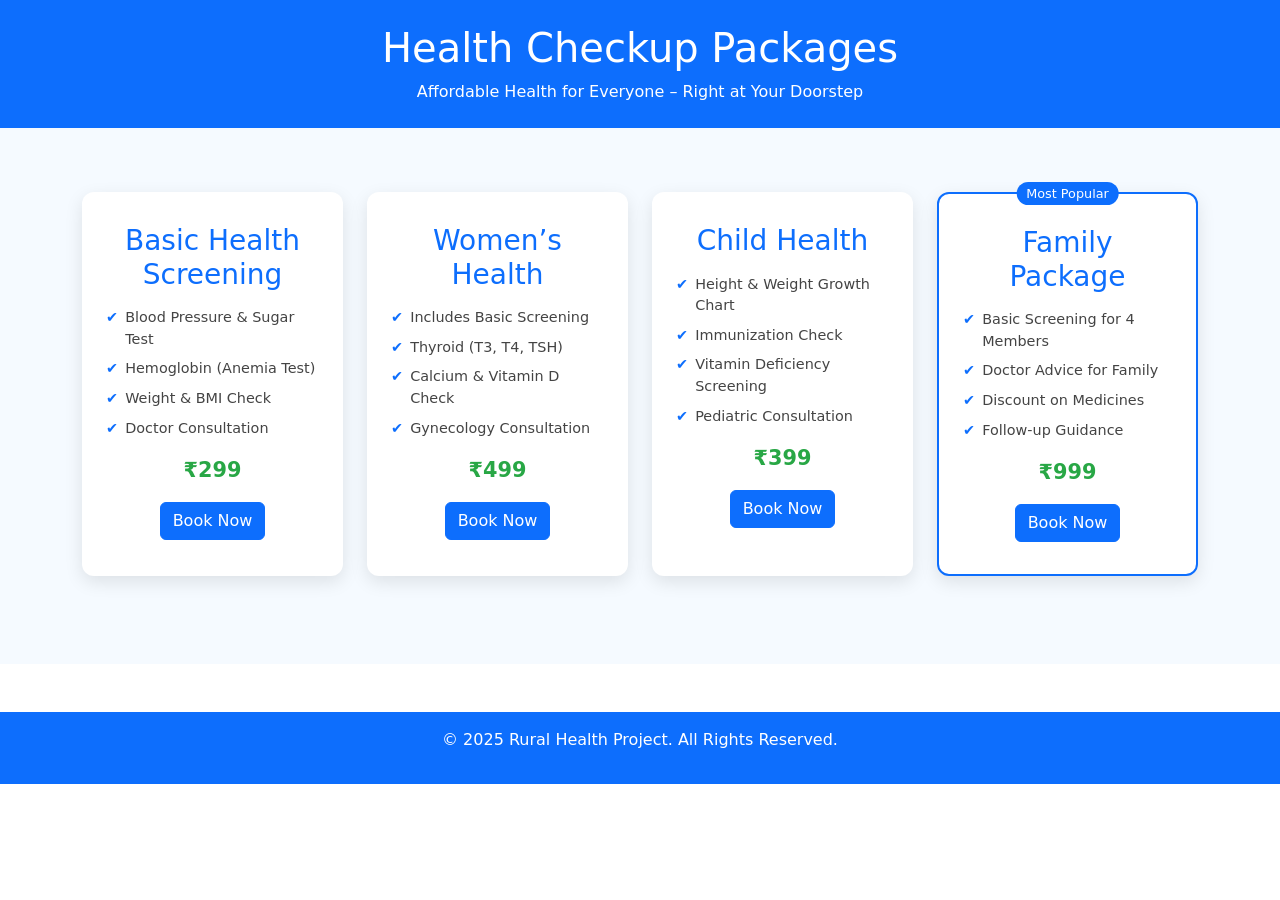
<file: health-checkup.html>
<!DOCTYPE html>
<html lang="en">
<head>
  <meta charset="UTF-8">
  <meta name="viewport" content="width=device-width, initial-scale=1.0">
  <title>Health Checkup Packages</title>

  <link href="https://cdn.jsdelivr.net/npm/bootstrap@5.3.0/dist/css/bootstrap.min.css" rel="stylesheet">
  <style>

    .packages-section {
      padding: 4rem 0;
      background-color: #f5faff;
    }

    .packages-section .section-title {
      text-align: center;
      font-size: 2rem;
      color: #0d6efd;
      margin-bottom: 0.5rem;
    }

    .packages-section .section-subtitle {
      text-align: center;
      color: #333;
      margin-bottom: 2rem;
    }


    .package-card {
      background: #fff;
      border-radius: 12px;
      box-shadow: 0 6px 18px rgba(0, 0, 0, 0.1);
      padding: 2rem 1.5rem;
      text-align: center;
      height: 100%;
      transition: transform 0.3s ease, box-shadow 0.3s ease;
    }

    .package-card:hover {
      transform: translateY(-5px);
      box-shadow: 0 10px 25px rgba(0, 0, 0, 0.15);
    }

    .package-card h3 {
      color: #0d6efd;
      margin-bottom: 1rem;
    }

    .package-card ul {
      list-style: none;
      padding: 0;
      margin: 0 0 1rem;
      text-align: left;
      font-size: 0.9rem;
      color: #444;
    }

    .package-card ul li {
      margin-bottom: 0.5rem;
      padding-left: 1.2rem;
      position: relative;
    }

    .package-card ul li::before {
      content: "✔";
      color: #0d6efd;
      position: absolute;
      left: 0;
    }

    .package-card .price {
      font-size: 1.3rem;
      font-weight: bold;
      color: #28a745;
      margin-bottom: 1rem;
    }

    .package-card.popular {
      border: 2px solid #0d6efd;
      position: relative;
    }

    .package-card.popular::before {
      content: "Most Popular";
      position: absolute;
      top: -12px;
      left: 50%;
      transform: translateX(-50%);
      background: #0d6efd;
      color: #fff;
      font-size: 0.8rem;
      padding: 2px 10px;
      border-radius: 12px;
    }


    footer {
      background: #0d6efd;
      color: #fff;
      text-align: center;
      padding: 1rem 0;
      margin-top: 3rem;
    }
  </style>
</head>
<body>


  <header class="bg-primary text-white text-center py-4">
    <h1>Health Checkup Packages</h1>
    <p class="mb-0">Affordable Health for Everyone – Right at Your Doorstep</p>
  </header>

  <section class="packages-section" id="packages">
    <div class="container">
      <div class="row">
    
        <div class="col-md-3 col-sm-6 mb-4">
          <div class="package-card">
            <h3>Basic Health Screening</h3>
            <ul>
              <li>Blood Pressure & Sugar Test</li>
              <li>Hemoglobin (Anemia Test)</li>
              <li>Weight & BMI Check</li>
              <li>Doctor Consultation</li>
            </ul>
            <p class="price">₹299</p>
            <button class="btn btn-primary book-btn" data-package="Basic Health Screening - ₹299">Book Now</button>
          </div>
        </div>


        <div class="col-md-3 col-sm-6 mb-4">
          <div class="package-card">
            <h3>Women’s Health</h3>
            <ul>
              <li>Includes Basic Screening</li>
              <li>Thyroid (T3, T4, TSH)</li>
              <li>Calcium & Vitamin D Check</li>
              <li>Gynecology Consultation</li>
            </ul>
            <p class="price">₹499</p>
            <button class="btn btn-primary book-btn" data-package="Women’s Health - ₹499">Book Now</button>
          </div>
        </div>

  
        <div class="col-md-3 col-sm-6 mb-4">
          <div class="package-card">
            <h3>Child Health</h3>
            <ul>
              <li>Height & Weight Growth Chart</li>
              <li>Immunization Check</li>
              <li>Vitamin Deficiency Screening</li>
              <li>Pediatric Consultation</li>
            </ul>
            <p class="price">₹399</p>
            <button class="btn btn-primary book-btn" data-package="Child Health - ₹399">Book Now</button>
          </div>
        </div>


        <div class="col-md-3 col-sm-6 mb-4">
          <div class="package-card popular">
            <h3>Family Package</h3>
            <ul>
              <li>Basic Screening for 4 Members</li>
              <li>Doctor Advice for Family</li>
              <li>Discount on Medicines</li>
              <li>Follow-up Guidance</li>
            </ul>
            <p class="price">₹999</p>
            <button class="btn btn-primary book-btn" data-package="Family Package - ₹999">Book Now</button>
          </div>
        </div>
      </div>
    </div>
  </section>


  <div class="modal fade" id="paymentModal" tabindex="-1" aria-labelledby="paymentModalLabel" aria-hidden="true">
    <div class="modal-dialog">
      <div class="modal-content">
        <div class="modal-header">
          <h5 class="modal-title" id="paymentModalLabel">Choose Payment Option</h5>
          <button type="button" class="btn-close" data-bs-dismiss="modal" aria-label="Close"></button>
        </div>
        <div class="modal-body">
          <p id="selectedPackage" class="fw-bold text-primary"></p>
          <div class="list-group">
            <a href="index.html#appointment-form" class="list-group-item list-group-item-action">💵 Pay at Hospital / Camp (Cash)</a>
            <a href="index.html#appointment-form" class="list-group-item list-group-item-action">📱 UPI Payment</a>
            <a href="index.html#appointment-form" class="list-group-item list-group-item-action">💳 Card Payment</a>
          </div>
        </div>
      </div>
    </div>
  </div>

 
  <footer>
    <p>&copy; 2025 Rural Health Project. All Rights Reserved.</p>
  </footer>


  <script src="https://cdn.jsdelivr.net/npm/bootstrap@5.3.0/dist/js/bootstrap.bundle.min.js"></script>
  <script>

    document.querySelectorAll('.book-btn').forEach(btn => {
      btn.addEventListener('click', function () {
        const packageName = this.getAttribute('data-package');
        document.getElementById('selectedPackage').textContent = "Selected Package: " + packageName;
        const paymentModal = new bootstrap.Modal(document.getElementById('paymentModal'));
        paymentModal.show();
      });
    });
  </script>
</body>
</html>
</file>
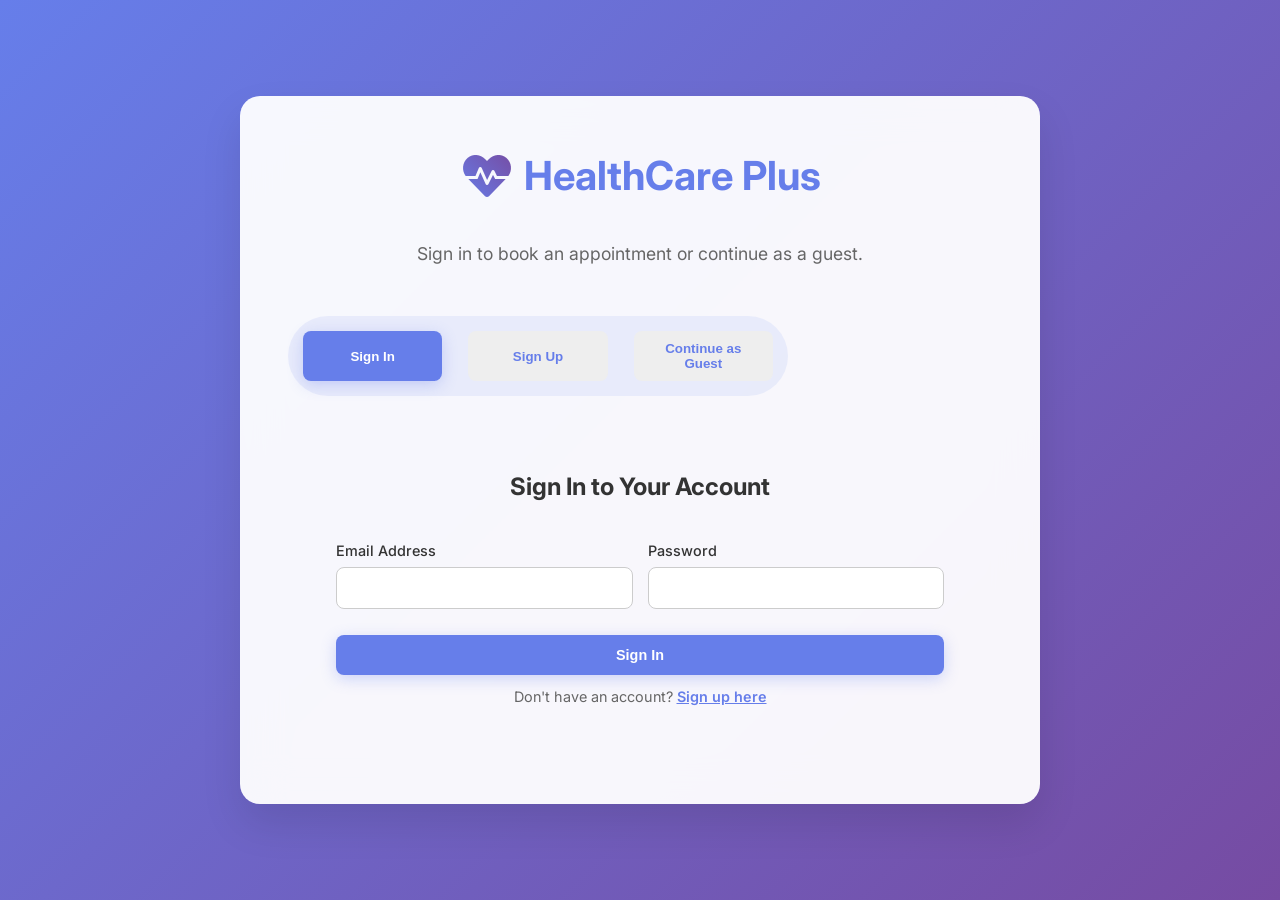
<file: login.html>
<!DOCTYPE html>
<html lang="en">
<head>
<meta charset="UTF-8">
<meta name="viewport" content="width=device-width, initial-scale=1.0">
<title>HealthCare Plus - Login</title>
<link rel="stylesheet" href="style.css">
<link href="https://fonts.googleapis.com/css2?family=Inter:wght@300;400;500;600;700&display=swap" rel="stylesheet">
<link rel="stylesheet" href="https://cdnjs.cloudflare.com/ajax/libs/font-awesome/6.0.0/css/all.min.css">
<style>
    body {
        display: flex;
        justify-content: center;
        align-items: center;
        min-height: 100vh;
        background: linear-gradient(135deg, #667eea 0%, #764ba2 100%);
        color: #1a1a1a;
        padding: 20px;
    }
    .login-container {
        width: 100%;
        max-width: 800px;
        background: rgba(255, 255, 255, 0.95);
        backdrop-filter: blur(20px);
        padding: 3rem;
        border-radius: 20px;
        box-shadow: 0 20px 40px rgba(0, 0, 0, 0.1);
        text-align: center;
    }
    .login-container .auth-form {
        background: transparent;
        box-shadow: none;
        border: none;
    }
    .login-logo {
        font-size: 2.5rem;
        font-weight: 700;
        color: #667eea;
        margin-bottom: 2rem;
        display: flex;
        align-items: center;
        justify-content: center;
        gap: 10px;
    }
    .login-logo i {
        font-size: 3rem;
        background: linear-gradient(45deg, #667eea, #764ba2);
        background-clip: text;
        -webkit-background-clip: text;
        -webkit-text-fill-color: transparent;
    }
    .auth-toggle { margin: 1.5rem 0; }
    .auth-btn {
        margin: 5px;
        padding: 10px 20px;
        border: none;
        border-radius: 8px;
        cursor: pointer;
        background: #eee;
    }
    .auth-btn.active {
        background: #667eea;
        color: white;
    }
    .form-row { display: flex; flex-wrap: wrap; gap: 15px; margin-bottom: 1rem; }
    .form-group { flex: 1; text-align: left; }
    .form-group label { display: block; font-weight: 500; margin-bottom: 5px; }
    .form-group input { width: 100%; padding: 10px; border-radius: 8px; border: 1px solid #ccc; }
    .btn {
        display: inline-block;
        margin-top: 10px;
        padding: 12px 20px;
        border-radius: 8px;
        text-decoration: none;
    }
    .btn-primary {
        background: #667eea;
        color: white;
        border: none;
        cursor: pointer;
    }
    .form-text { margin-top: 10px; font-size: 0.9rem; }
    .link-text { color: #667eea; cursor: pointer; }
    .auth-form { display: none; }
    .auth-form.active { display: block; }
</style>
</head>
<body>
<div class="login-container">
    <div class="login-logo">
        <i class="fas fa-heartbeat"></i>
        <span>HealthCare Plus</span>
    </div>
    <p class="section-subtitle">Sign in to book an appointment or continue as a guest.</p>

    <div class="auth-toggle">
        <button class="auth-btn active" data-form="signin">Sign In</button>
        <button class="auth-btn" data-form="signup">Sign Up</button>
        <button class="auth-btn" data-form="guest">Continue as Guest</button>
    </div>

    <!-- Sign In Form -->
    <div id="signin-form" class="auth-form active">
        <h3>Sign In to Your Account</h3>
        <form id="signin-form-data">
            <div class="form-row">
                <div class="form-group">
                    <label for="signin-email">Email Address</label>
                    <input type="email" id="signin-email" name="email" required>
                </div>
                <div class="form-group">
                    <label for="signin-password">Password</label>
                    <input type="password" id="signin-password" name="password" required>
                </div>
            </div>
            <button type="submit" class="btn btn-primary form-btn">Sign In</button>
            <p class="form-text">Don't have an account? <span class="link-text" data-switch="signup">Sign up here</span></p>
        </form>
    </div>

    <!-- Sign Up Form -->
    <div id="signup-form" class="auth-form">
        <h3>Create New Account</h3>
        <form id="signup-form-data">
            <div class="form-row">
                <div class="form-group">
                    <label for="signup-name">Full Name</label>
                    <input type="text" id="signup-name" name="fullName" required>
                </div>
                <div class="form-group">
                    <label for="signup-email">Email Address</label>
                    <input type="email" id="signup-email" name="email" required>
                </div>
            </div>
            <div class="form-row">
                <div class="form-group">
                    <label for="signup-password">Password</label>
                    <input type="password" id="signup-password" name="password" required>
                </div>
                <div class="form-group">
                    <label for="signup-confirm">Confirm Password</label>
                    <input type="password" id="signup-confirm" name="confirmPassword" required>
                </div>
            </div>
            <button type="submit" class="btn btn-primary form-btn">Create Account</button>
            <p class="form-text">Already have an account? <span class="link-text" data-switch="signin">Sign in here</span></p>
        </form>
    </div>

    <!-- Guest Form -->
    <div id="guest-form" class="auth-form">
        <p class="form-text">Click the button below to proceed to the main website without creating an account.</p>
        <a href="index.html" class="btn btn-primary form-btn">Continue to Website</a>
    </div>
</div>

<script>
document.addEventListener('DOMContentLoaded', function() {
    const authBtns = document.querySelectorAll('.auth-btn');
    const authForms = document.querySelectorAll('.auth-form');
    const linkTexts = document.querySelectorAll('.link-text');

    function switchForm(formType) {
        authBtns.forEach(btn => {
            btn.classList.remove('active');
            if (btn.getAttribute('data-form') === formType) btn.classList.add('active');
        });
        authForms.forEach(form => {
            form.classList.remove('active');
            if (form.id === `${formType}-form`) form.classList.add('active');
        });
    }

    authBtns.forEach(btn => btn.addEventListener('click', () => switchForm(btn.getAttribute('data-form'))));
    linkTexts.forEach(link => link.addEventListener('click', () => switchForm(link.getAttribute('data-switch'))));

    // Sign In Submission
    document.getElementById('signin-form-data').addEventListener('submit', async function(e) {
        e.preventDefault();
        const formData = new FormData(this);
        const data = Object.fromEntries(formData);
        try {
            const response = await fetch('/api/signin', {
                method: 'POST',
                headers: { 'Content-Type': 'application/json' },
                body: JSON.stringify(data)
            });
            const result = await response.json();
            if (result.success) {
                window.location.href = result.redirect; // Redirect to index.html
            } else {
                alert(result.message || 'Sign in failed. Please try again.');
            }
        } catch (error) {
            alert('Network error. Please try again.');
        }
    });

    // Sign Up Submission
    document.getElementById('signup-form-data').addEventListener('submit', async function(e) {
        e.preventDefault();
        const formData = new FormData(this);
        const data = Object.fromEntries(formData);

        if (data.password !== data.confirmPassword) {
            alert('Passwords do not match.');
            return;
        }

        try {
            const response = await fetch('/api/signup', {
                method: 'POST',
                headers: { 'Content-Type': 'application/json' },
                body: JSON.stringify(data)
            });
            const result = await response.json();
            if (result.success) {
                alert('Account created successfully! You can now sign in.');
                switchForm('signin');
            } else {
                alert(result.message || 'Sign up failed. Please try again.');
            }
        } catch (error) {
            alert('Network error. Please try again.');
        }
    });
});
</script>
</body>
</html>
</file>
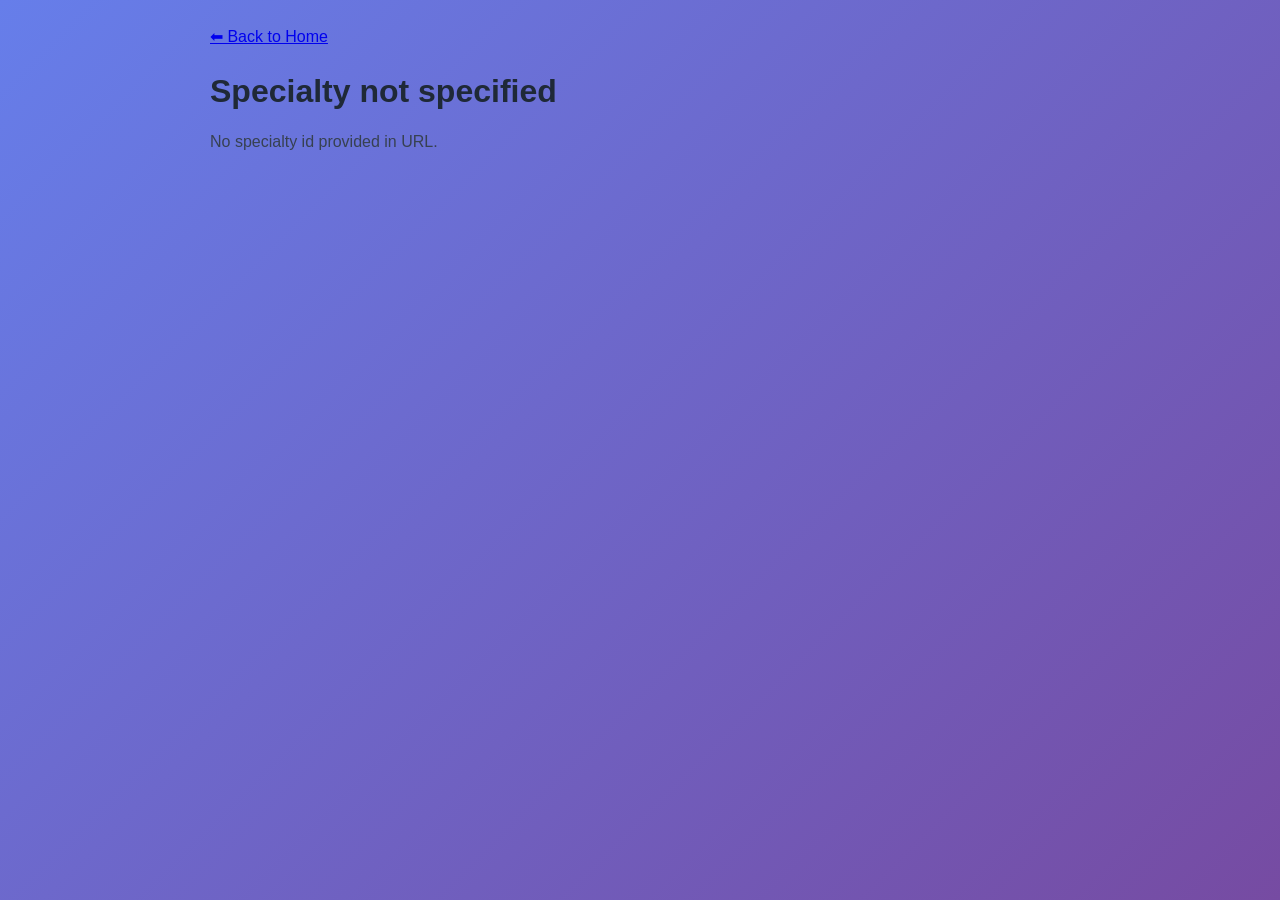
<file: specialty.html>
<!DOCTYPE html>
<html lang="en">
<head>
  <meta charset="utf-8" />
  <meta name="viewport" content="width=device-width,initial-scale=1" />
  <title>Specialty Detail</title>
  <link rel="stylesheet" href="style.css">
  <style>
    body { font-family: Inter, Arial, sans-serif; padding: 24px; }
    .container { max-width: 900px; margin: 0 auto; }
    .back { margin-bottom: 16px; display:inline-block; }
    h1 { margin-top: 0; color:#1f2937; }
    .detail { margin-top: 12px; font-size: 1rem; color:#374151; }
    .doctors { margin-top: 18px; }
  </style>
</head>
<body>
  <div class="container">
    <a class="back" href="index.html">⬅ Back to Home</a>
    <h1 id="specialtyName">Loading...</h1>
    <div id="specialtyDetail" class="detail"></div>
    <div id="specialtyExtras" class="doctors"></div>
  </div>

  <script>
    (function () {
      // get id from query string: specialty.html?id=cardio-1
      const params = new URLSearchParams(window.location.search);
      const id = params.get('id');

      if (!id) {
        document.getElementById('specialtyName').innerText = 'Specialty not specified';
        document.getElementById('specialtyDetail').innerText = 'No specialty id provided in URL.';
        return;
      }

      fetch(`/api/specialty/${encodeURIComponent(id)}`)
        .then(res => res.json())
        .then(data => {
          if (!data.success) {
            document.getElementById('specialtyName').innerText = 'Specialty not found';
            document.getElementById('specialtyDetail').innerText = data.message || '';
            return;
          }
          const s = data.specialty;
          document.getElementById('specialtyName').innerText = s.name;
          document.getElementById('specialtyDetail').innerText = s.detail || '';

          // If you later add doctors or other info to specialty, show here
          if (s.doctors && s.doctors.length) {
            const extras = document.getElementById('specialtyExtras');
            extras.innerHTML = '<h3>Specialists</h3><ul>' + s.doctors.map(d => `<li>${d}</li>`).join('') + '</ul>';
          }
        })
        .catch(err => {
          document.getElementById('specialtyName').innerText = 'Error loading specialty';
          document.getElementById('specialtyDetail').innerText = err.message || String(err);
        });
    })();
  </script>
</body>
</html>
</file>
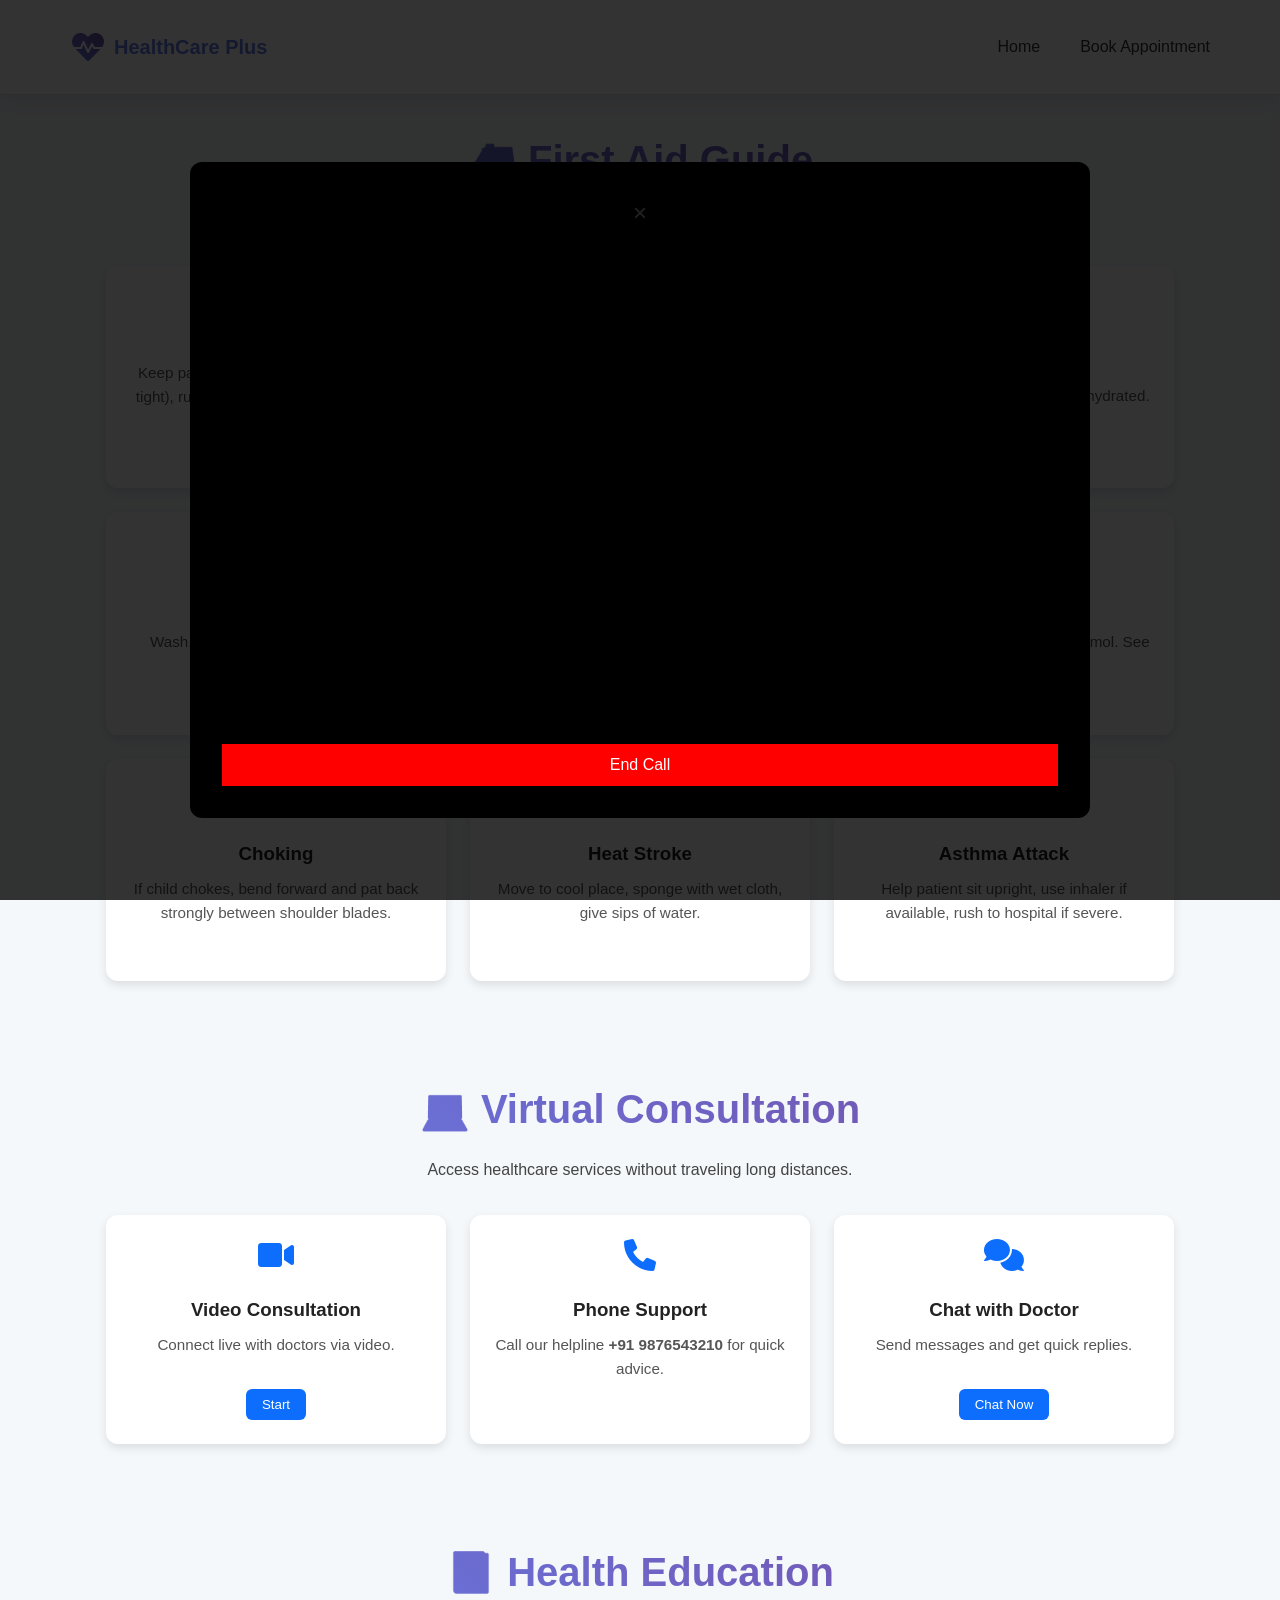
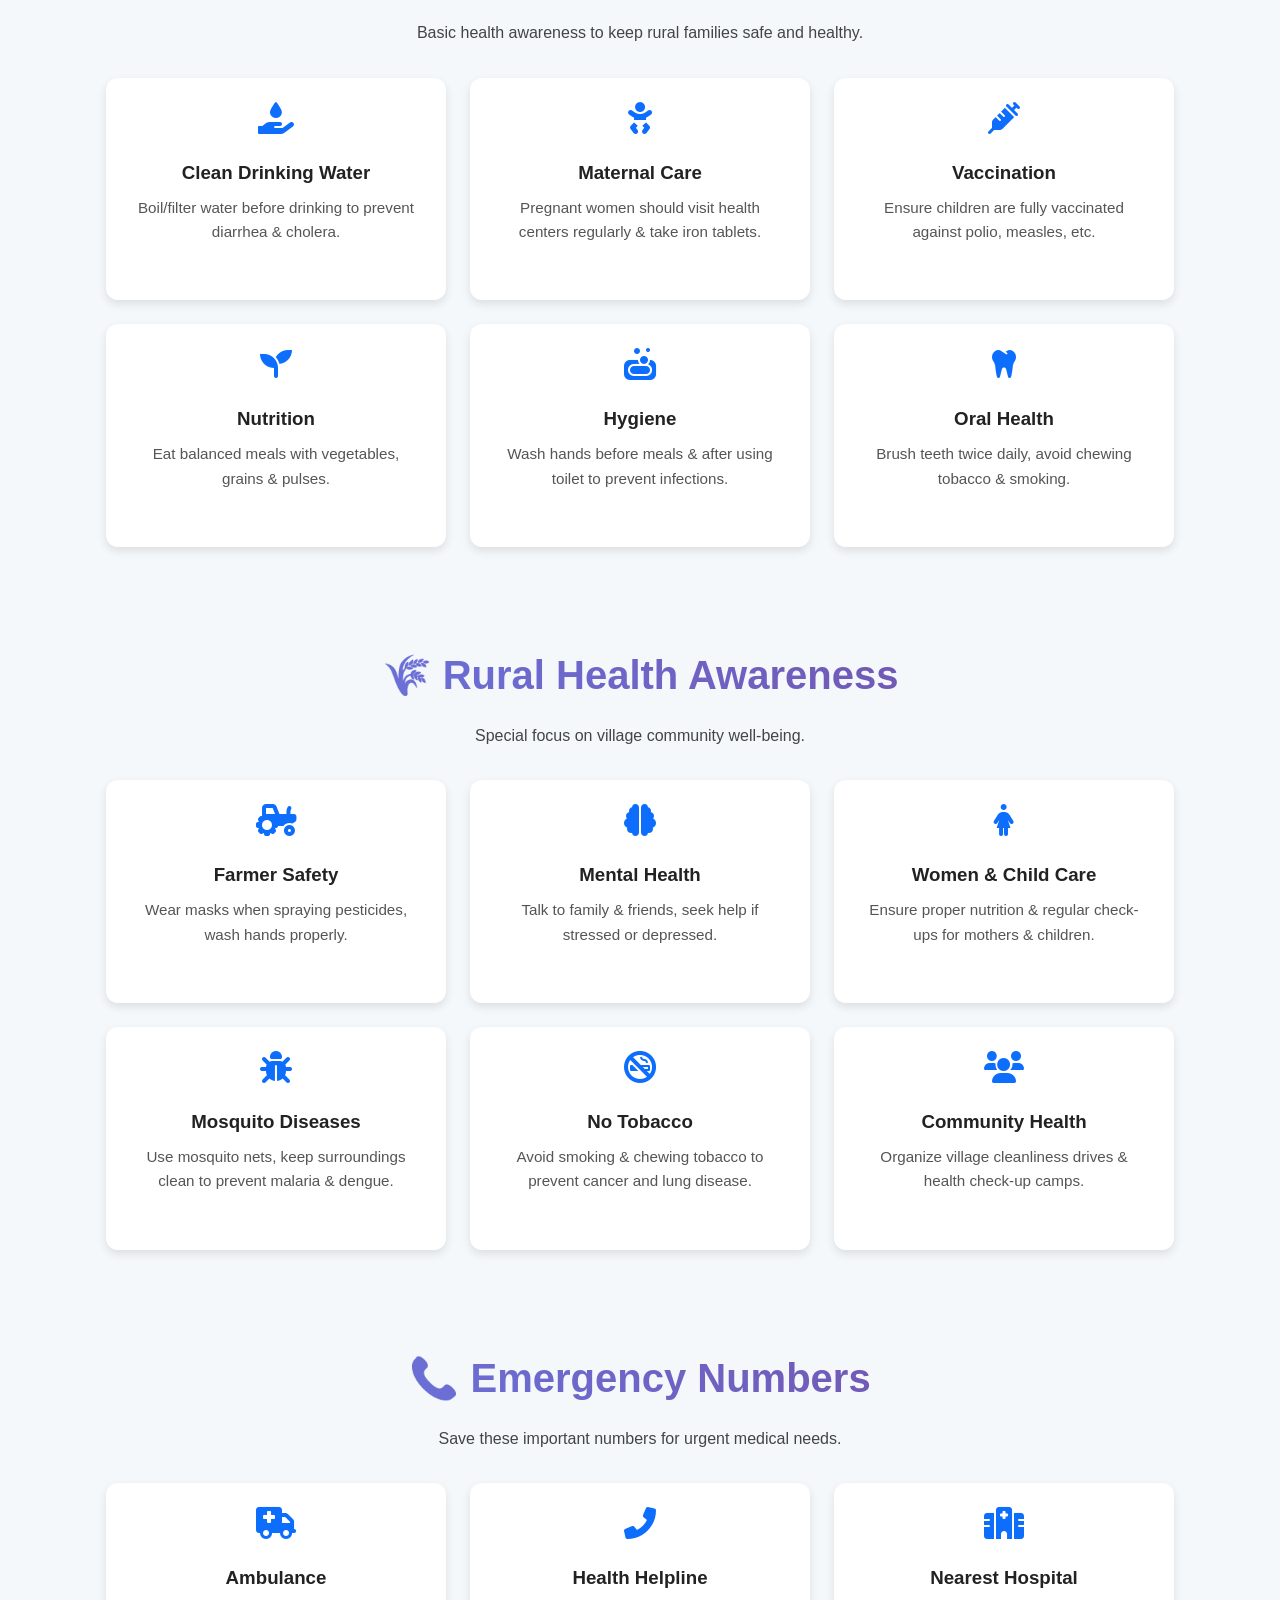
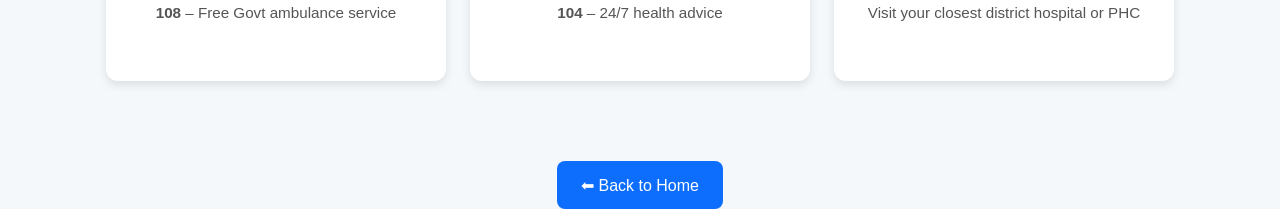
<file: hero/virtual-care.html>
<!DOCTYPE html>
<html lang="en">

<head>
  <meta charset="UTF-8">
  <meta name="viewport" content="width=device-width, initial-scale=1.0">
  <title>Virtual Care - HealthCare Plus</title>
  <link rel="stylesheet" href="../style.css">
  <link href="https://cdnjs.cloudflare.com/ajax/libs/font-awesome/6.0.0/css/all.min.css" rel="stylesheet">
  <style>
    body {
      font-family: 'Inter', sans-serif;
      background: #f4f8fb;
      color: #222;
    }

    .section {
      padding: 3rem 1rem;
      max-width: 1100px;
      margin: auto;
    }

    .section h2 {
      color: #0d6efd;
      margin-bottom: 1rem;
      text-align: center;
    }

    .section p {
      text-align: center;
      margin-bottom: 2rem;
      color: #444;
    }

    .cards {
      display: grid;
      grid-template-columns: repeat(auto-fit, minmax(280px, 1fr));
      gap: 1.5rem;
    }

    .card {
      background: #fff;
      padding: 1.5rem;
      border-radius: 12px;
      box-shadow: 0 4px 10px rgba(0, 0, 0, 0.1);
      text-align: center;
    }

    .card i {
      font-size: 2rem;
      color: #0d6efd;
      margin-bottom: 1rem;
    }

    .card h3 {
      margin: 0.5rem 0;
      color: #222;
    }

    .card p {
      color: #555;
      font-size: 0.95rem;
    }

    .back-btn {
      display: inline-block;
      margin-top: 2rem;
      text-decoration: none;
      color: #fff;
      background: #0d6efd;
      padding: 0.7rem 1.5rem;
      border-radius: 8px;
    }

    .back-btn:hover {
      background: #0b5ed7;
    }

    .modal {
      display: none;
      position: fixed;
      z-index: 1000;
      left: 0;
      top: 0;
      width: 100%;
      height: 100%;
      background: rgba(0, 0, 0, 0.6);
    }

    .modal-content {
      background: #fff;
      margin: 10% auto;
      padding: 2rem;
      border-radius: 12px;
      max-width: 500px;
      text-align: center;
    }

    .modal-content h3 {
      margin-bottom: 1rem;
      color: #0d6efd;
    }

    .modal-content textarea,
    .modal-content input {
      width: 100%;
      padding: 0.5rem;
      margin-bottom: 1rem;
      border-radius: 8px;
      border: 1px solid #ccc;
    }

    .close-btn {
      background: #dc3545;
      color: #fff;
      border: none;
      padding: 0.5rem 1rem;
      border-radius: 6px;
      cursor: pointer;
    }

    .submit-btn {
      background: #0d6efd;
      color: #fff;
      border: none;
      padding: 0.5rem 1rem;
      border-radius: 6px;
      cursor: pointer;
    }

    .submit-btn:hover {
      background: #0b5ed7;
    }

    /* Call Modal Centered */
#callModal {
  display: none;
  position: fixed;
  top: 0; left: 0;
  width: 100vw;
  height: 100vh;
  background: rgba(0,0,0,0.8);
  z-index: 2000;
  display: flex;
  justify-content: center;
  align-items: center;
}

#callModal .modal-content {
  width: 80%;
  max-width: 900px;
  height: 80%;
  background: #000;
  border-radius: 12px;
  overflow: hidden;
  display: flex;
  flex-direction: column;
}

#videoFrame {
  flex: 1;
  width: 100%;
  height: 100%;
  border: 0;
}

.end-call-btn {
  background: red;
  color: white;
  border: none;
  padding: 12px;
  font-size: 16px;
  cursor: pointer;
  width: 100%;
}

  </style>
</head>

<body>
  <header class="header">
    <nav class="navbar">
      <div class="nav-container">
        <div class="nav-logo"><i class="fas fa-heartbeat"></i> <span>HealthCare Plus</span></div>
        <div class="nav-menu">
          <a href="../index.html" class="nav-item">Home</a>
          <a href="../index.html#appointment-form" class="nav-item">Book Appointment</a>
        </div>
      </div>
    </nav>
  </header>

  <main>
    <!-- Expanded First Aid Section -->
    <section class="section">
      <h2>🚑 First Aid Guide</h2>
      <p>Quick steps to help in emergencies before reaching a hospital.</p>
      <div class="cards">
        <div class="card"><i class="fas fa-snake"></i>
          <h3>Snake Bite</h3>
          <p>Keep patient calm, tie above bite (not too tight), rush to hospital. Do not cut or suck.</p>
        </div>
        <div class="card"><i class="fas fa-burn"></i>
          <h3>Burns</h3>
          <p>Cool with running water, no oil/ghee. Cover with clean cloth.</p>
        </div>
        <div class="card"><i class="fas fa-tint"></i>
          <h3>Diarrhea</h3>
          <p>Give ORS/salt-sugar water. Keep hydrated. If severe, visit hospital.</p>
        </div>
        <div class="card"><i class="fas fa-cut"></i>
          <h3>Cuts & Bleeding</h3>
          <p>Wash, press with cloth, bandage. Get tetanus injection if deep.</p>
        </div>
        <div class="card"><i class="fas fa-dog"></i>
          <h3>Dog Bite</h3>
          <p>Wash with soap & water 15 mins, then visit hospital for rabies vaccine.</p>
        </div>
        <div class="card"><i class="fas fa-temperature-high"></i>
          <h3>Fever</h3>
          <p>Keep hydrated, rest. Use paracetamol. See doctor if persists.</p>
        </div>
        <div class="card"><i class="fas fa-child"></i>
          <h3>Choking</h3>
          <p>If child chokes, bend forward and pat back strongly between shoulder blades.</p>
        </div>
        <div class="card"><i class="fas fa-head-side-virus"></i>
          <h3>Heat Stroke</h3>
          <p>Move to cool place, sponge with wet cloth, give sips of water.</p>
        </div>
        <div class="card"><i class="fas fa-wind"></i>
          <h3>Asthma Attack</h3>
          <p>Help patient sit upright, use inhaler if available, rush to hospital if severe.</p>
        </div>
      </div>
    </section>

    <!-- Virtual Consultation Section -->
     <!-- <section class="section">
      <h2>💻 Virtual Consultation</h2>
      <p>Access healthcare services without traveling long distances.</p>
      <div class="cards">
        <div class="card">
          <i class="fas fa-video"></i>
          <h3>Video Consultation</h3>
          <p>Connect live with doctors via video.</p>
          <button onclick="openModal('videoModal')" class="submit-btn">Start</button>
        </div> 
    

    <div class="card">
      <i class="fas fa-phone"></i>
      <h3>Phone Support</h3>
      <p>Call our helpline <strong>+91 9876543210</strong> for quick advice.</p>
    </div>
    <div class="card">
      <i class="fas fa-comments"></i>
      <h3>Chat with Doctor</h3>
      <p>Send messages and get quick replies.</p>
      <button onclick="openModal('chatModal')" class="submit-btn">Chat Now</button>
    </div>
    </div>
    </section> -->
<!-- Virtual Consultation Section -->
  <section class="section">
    <h2>💻 Virtual Consultation</h2>
    <p>Access healthcare services without traveling long distances.</p>

    <div class="cards">
      <!-- Card 1 -->
      <div class="card">
        <i class="fas fa-video"></i>
        <h3>Video Consultation</h3>
        <p>Connect live with doctors via video.</p>
        <button onclick="openModal('videoModal')" class="submit-btn">Start</button>
      </div>

      <!-- Card 2 -->
      <div class="card">
        <i class="fas fa-phone"></i>
        <h3>Phone Support</h3>
        <p>Call our helpline <strong>+91 9876543210</strong> for quick advice.</p>
      </div>

      <!-- Card 3 -->
      <div class="card">
        <i class="fas fa-comments"></i>
        <h3>Chat with Doctor</h3>
        <p>Send messages and get quick replies.</p>
        <button onclick="openModal('chatModal')" class="submit-btn">Chat Now</button>
      </div>
    </div>
  </section>

  <!-- Doctor Selection Modal -->
  <div id="videoModal" class="modal">
    <div class="modal-content" style="max-width:800px; height:auto;">
      <span class="close" onclick="closeModal('videoModal')">&times;</span>
      <h2 style="text-align:center;">Choose a Doctor</h2>

      <div class="doctor-list">
        <div class="doctor-card">
          <h3>Dr. A Sharma</h3>
          <p>General Physician</p>
          <button onclick="startVideoCall('Dr_A_Sharma')" class="call-btn">
            <i class="fas fa-video"></i> Video Call
          </button>
        </div>

        <div class="doctor-card">
          <h3>Dr. B Gupta</h3>
          <p>Pediatrician</p>
          <button onclick="startVideoCall('Dr_B_Gupta')" class="call-btn">
            <i class="fas fa-video"></i> Video Call
          </button>
        </div>

        <div class="doctor-card">
          <h3>Dr. C Verma</h3>
          <p>Cardiologist</p>
          <button onclick="startVideoCall('Dr_C_Verma')" class="call-btn">
            <i class="fas fa-video"></i> Video Call
          </button>
        </div>

        <div class="doctor-card">
          <h3>Dr. D Singh</h3>
          <p>Dermatologist</p>
          <button onclick="startVideoCall('Dr_D_Singh')" class="call-btn">
            <i class="fas fa-video"></i> Video Call
          </button>
        </div>
      </div>
    </div>
  </div>

  <!-- Video Call Modal -->
  <div id="callModal" class="modal">
    <div class="modal-content">
      <span class="close" onclick="endCall()">&times;</span>
      <iframe id="videoFrame" allow="camera; microphone"></iframe>
      <button class="end-call-btn" onclick="endCall()">End Call</button>
    </div>
  </div>


    <!-- Health Education -->
    <section class="section">
      <h2>📘 Health Education</h2>
      <p>Basic health awareness to keep rural families safe and healthy.</p>
      <div class="cards">
        <div class="card"><i class="fas fa-hand-holding-water"></i>
          <h3>Clean Drinking Water</h3>
          <p>Boil/filter water before drinking to prevent diarrhea & cholera.</p>
        </div>
        <div class="card"><i class="fas fa-baby"></i>
          <h3>Maternal Care</h3>
          <p>Pregnant women should visit health centers regularly & take iron tablets.</p>
        </div>
        <div class="card"><i class="fas fa-syringe"></i>
          <h3>Vaccination</h3>
          <p>Ensure children are fully vaccinated against polio, measles, etc.</p>
        </div>
        <div class="card"><i class="fas fa-seedling"></i>
          <h3>Nutrition</h3>
          <p>Eat balanced meals with vegetables, grains & pulses.</p>
        </div>
        <div class="card"><i class="fas fa-soap"></i>
          <h3>Hygiene</h3>
          <p>Wash hands before meals & after using toilet to prevent infections.</p>
        </div>
        <div class="card"><i class="fas fa-tooth"></i>
          <h3>Oral Health</h3>
          <p>Brush teeth twice daily, avoid chewing tobacco & smoking.</p>
        </div>
      </div>
    </section>

    <!-- Expanded Rural Health Awareness -->
    <section class="section">
      <h2>🌾 Rural Health Awareness</h2>
      <p>Special focus on village community well-being.</p>
      <div class="cards">
        <div class="card"><i class="fas fa-tractor"></i>
          <h3>Farmer Safety</h3>
          <p>Wear masks when spraying pesticides, wash hands properly.</p>
        </div>
        <div class="card"><i class="fas fa-brain"></i>
          <h3>Mental Health</h3>
          <p>Talk to family & friends, seek help if stressed or depressed.</p>
        </div>
        <div class="card"><i class="fas fa-female"></i>
          <h3>Women & Child Care</h3>
          <p>Ensure proper nutrition & regular check-ups for mothers & children.</p>
        </div>
        <div class="card"><i class="fas fa-bug"></i>
          <h3>Mosquito Diseases</h3>
          <p>Use mosquito nets, keep surroundings clean to prevent malaria & dengue.</p>
        </div>
        <div class="card"><i class="fas fa-smoking-ban"></i>
          <h3>No Tobacco</h3>
          <p>Avoid smoking & chewing tobacco to prevent cancer and lung disease.</p>
        </div>
        <div class="card"><i class="fas fa-users"></i>
          <h3>Community Health</h3>
          <p>Organize village cleanliness drives & health check-up camps.</p>
        </div>
      </div>
    </section>

    <!-- Emergency Contacts -->
    <section class="section">
      <h2>📞 Emergency Numbers</h2>
      <p>Save these important numbers for urgent medical needs.</p>
      <div class="cards">
        <div class="card"><i class="fas fa-ambulance"></i>
          <h3>Ambulance</h3>
          <p><strong>108</strong> – Free Govt ambulance service</p>
        </div>
        <div class="card"><i class="fas fa-phone-alt"></i>
          <h3>Health Helpline</h3>
          <p><strong>104</strong> – 24/7 health advice</p>
        </div>
        <div class="card"><i class="fas fa-hospital"></i>
          <h3>Nearest Hospital</h3>
          <p>Visit your closest district hospital or PHC</p>
        </div>
      </div>
    </section>

    <!-- Back Button -->
    <div style="text-align:center;">
      <a href="../index.html" class="back-btn">⬅ Back to Home</a>
    </div>
  </main>

  <!-- Video Modal -->
  <div id="videoModal" class="modal">
    <div class="modal-content">
      <h3>Video Consultation</h3>
      <p>Feature under development. For now, call our helpline <strong>+91 9876543210</strong>.</p>
      <button class="close-btn" onclick="closeModal('videoModal')">Close</button>
    </div>
  </div>

  <!-- Chat Modal -->
  <div id="chatModal" class="modal">
    <div class="modal-content">
      <h3>Chat with Doctor</h3>
      <input type="text" id="chatName" placeholder="Your Name">
      <textarea id="chatMsg" placeholder="Type your message..."></textarea>
      <button class="submit-btn" onclick="sendChat()">Send</button>
      <button class="close-btn" onclick="closeModal('chatModal')">Close</button>
      <p id="chatResponse" style="margin-top:1rem; color:green; font-weight:bold;"></p>
    </div>
  </div>

  <script>
    function openModal(id) { document.getElementById(id).style.display = "block"; }
    function closeModal(id) { document.getElementById(id).style.display = "none"; }

    function sendChat() {
      const name = document.getElementById('chatName').value.trim();
      const msg = document.getElementById('chatMsg').value.trim();
      if (name && msg) {
        document.getElementById('chatResponse').innerText = "✅ Thank you " + name + "! Doctor will respond soon.";
        document.getElementById('chatMsg').value = "";
      } else {
        alert("Please enter your name and message.");
      }
    }
  </script>
  <script>
    function openModal(id) {
      document.getElementById(id).style.display = 'block';
    }

    function closeModal(id) {
      document.getElementById(id).style.display = 'none';
    }

    function startVideoCall(doctorName) {
      const domain = "meet.jit.si"; // free Jitsi server
      const roomName = "Consultation_" + doctorName;
      const url = `https://${domain}/${roomName}`;

      // Load video call inside iframe fullscreen
      document.getElementById("videoFrame").src = url;
      closeModal("videoModal"); // close doctor selection
      openModal("callModal");   // open fullscreen video call modal
    }

    function endCall() {
      document.getElementById("videoFrame").src = ""; // stop video
      closeModal("callModal");
    }
  </script>


</body>

</html>
</file>
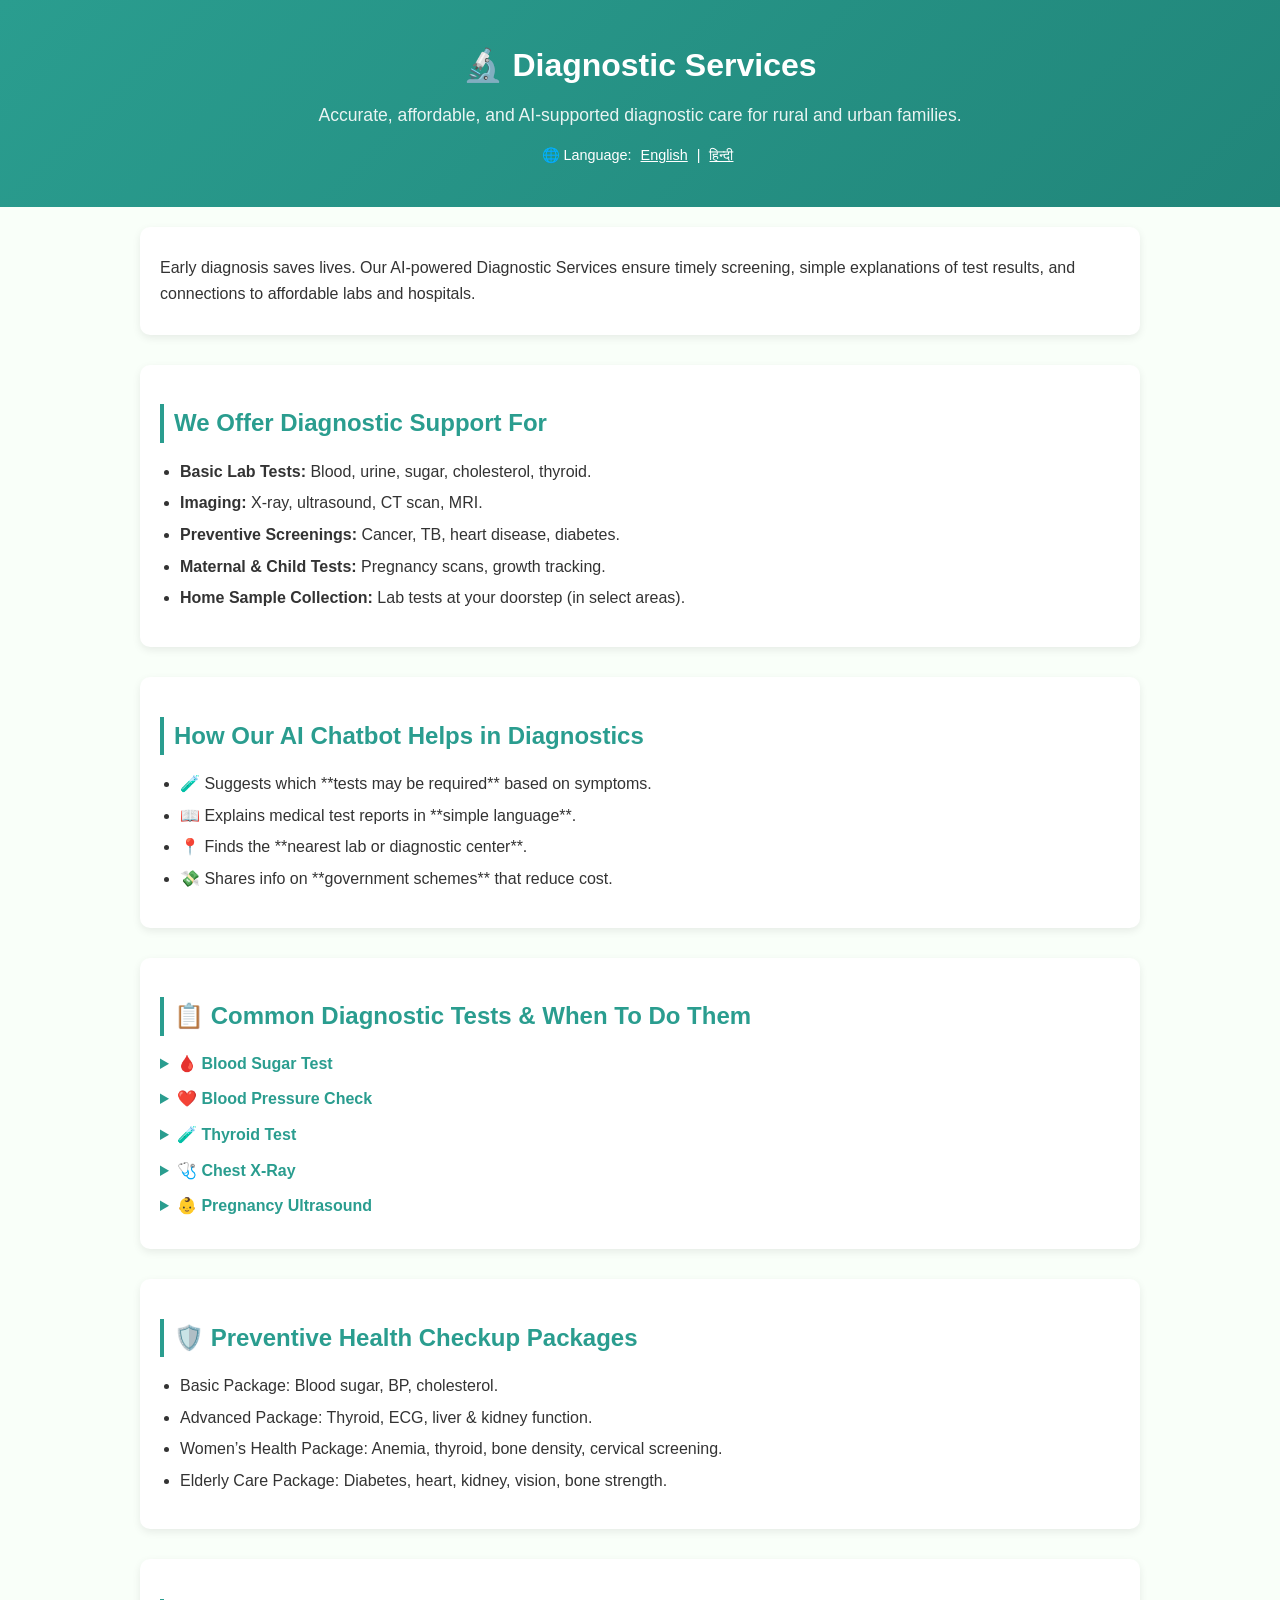
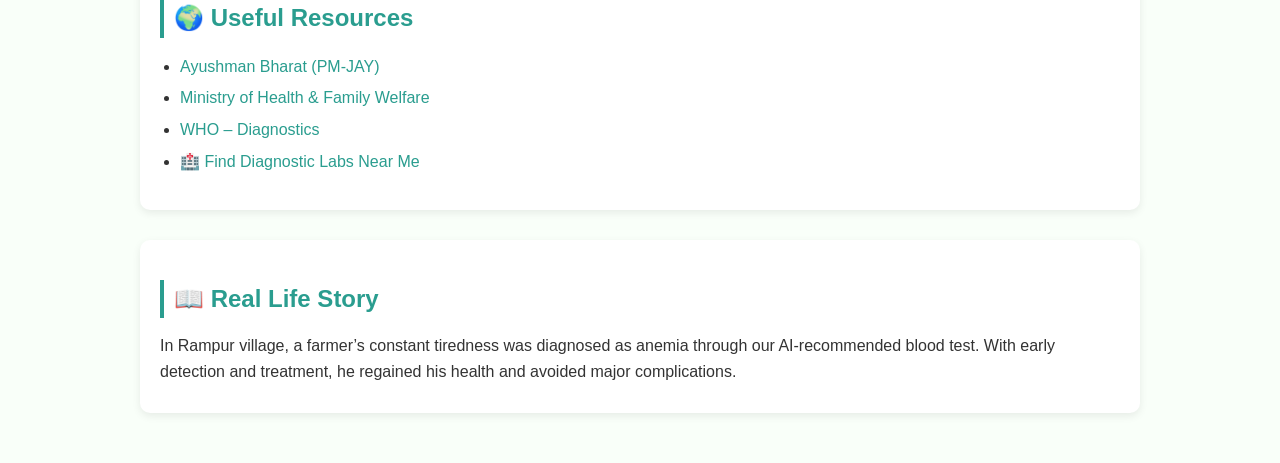
<file: learn-more/diagnostics.html>
<!DOCTYPE html>
<html lang="en">
<head>
  <meta charset="UTF-8">
  <meta name="viewport" content="width=device-width, initial-scale=1.0">
  <title>Diagnostics Services</title>

  <!-- Font Awesome for icons -->
  <link rel="stylesheet" href="https://cdnjs.cloudflare.com/ajax/libs/font-awesome/6.4.2/css/all.min.css">

  <style>
    body {
      font-family: 'Segoe UI', Arial, sans-serif;
      line-height: 1.6;
      margin: 0;
      padding: 0;
      background: #f9fff9;
      color: #333;
    }
    header {
      background: linear-gradient(135deg, #2a9d8f, #21867a);
      color: #fff;
      padding: 40px 20px;
      text-align: center;
    }
    header h1 {
      margin: 0 0 10px;
      font-size: 2rem;
    }
    header p {
      font-size: 1.1rem;
      opacity: 0.9;
    }
    .lang-switch {
      margin-top: 15px;
      font-size: 0.9rem;
    }
    .lang-switch a {
      color: #fff;
      text-decoration: underline;
      margin: 0 5px;
    }
    main {
      padding: 20px;
      max-width: 1000px;
      margin: auto;
    }
    section {
      margin-bottom: 30px;
      background: #fff;
      padding: 20px;
      border-radius: 10px;
      box-shadow: 0 3px 8px rgba(0,0,0,0.08);
      transition: transform 0.2s;
    }
    section:hover {
      transform: translateY(-3px);
    }
    h2 {
      color: #2a9d8f;
      margin-bottom: 15px;
      border-left: 4px solid #2a9d8f;
      padding-left: 10px;
    }
    ul {
      padding-left: 20px;
    }
    ul li {
      margin: 6px 0;
    }
    a.btn {
      display: inline-block;
      margin: 10px 5px 0;
      padding: 10px 15px;
      background: #2a9d8f;
      color: #fff;
      border-radius: 5px;
      text-decoration: none;
      transition: background 0.3s;
    }
    a.btn:hover {
      background: #1b5e4b;
    }
    a {
      color: #2a9d8f;
      text-decoration: none;
    }
    a:hover {
      text-decoration: underline;
    }
    details {
      margin-bottom: 10px;
      cursor: pointer;
    }
    details summary {
      font-weight: bold;
      color: #2a9d8f;
    }
    iframe {
      border-radius: 10px;
      width: 100%;
      height: 315px;
    }
    p {
      margin: 8px 0;
    }
  </style>
</head>
<body>
  <header>
    <h1>🔬 Diagnostic Services</h1>
    <p>Accurate, affordable, and AI-supported diagnostic care for rural and urban families.</p>
    <!-- Language Switcher -->
    <div class="lang-switch">
      🌐 Language: 
      <a href="#">English</a> | 
      <a href="#">हिन्दी</a>
    </div>
  </header>

  <main>
    <!-- Intro -->
    <section>
      <p>
        Early diagnosis saves lives. Our AI-powered Diagnostic Services ensure timely screening, 
        simple explanations of test results, and connections to affordable labs and hospitals.
      </p>
    </section>

    <!-- Services -->
    <section>
      <h2>We Offer Diagnostic Support For</h2>
      <ul>
        <li><strong>Basic Lab Tests:</strong> Blood, urine, sugar, cholesterol, thyroid.</li>
        <li><strong>Imaging:</strong> X-ray, ultrasound, CT scan, MRI.</li>
        <li><strong>Preventive Screenings:</strong> Cancer, TB, heart disease, diabetes.</li>
        <li><strong>Maternal & Child Tests:</strong> Pregnancy scans, growth tracking.</li>
        <li><strong>Home Sample Collection:</strong> Lab tests at your doorstep (in select areas).</li>
      </ul>
    </section>

    <!-- AI Role -->
    <section>
      <h2>How Our AI Chatbot Helps in Diagnostics</h2>
      <ul>
        <li>🧪 Suggests which **tests may be required** based on symptoms.</li>
        <li>📖 Explains medical test reports in **simple language**.</li>
        <li>📍 Finds the **nearest lab or diagnostic center**.</li>
        <li>💸 Shares info on **government schemes** that reduce cost.</li>
      </ul>
      
    <script src="https://cdn.botpress.cloud/webchat/v3.3/inject.js"></script>
<script src="https://files.bpcontent.cloud/2025/09/18/23/20250918231758-O5HOJY62.js" defer></script>
    
    </section>

    <!-- Common Tests -->
    <section>
      <h2>📋 Common Diagnostic Tests & When To Do Them</h2>
      <details>
        <summary>🩸 Blood Sugar Test</summary>
        <p>Do this every 6 months if you are above 40 or have a family history of diabetes.</p>
      </details>
      <details>
        <summary>❤️ Blood Pressure Check</summary>
        <p>Once every 3 months for adults, more often if you have hypertension.</p>
      </details>
      <details>
        <summary>🧪 Thyroid Test</summary>
        <p>If you feel tired, gain weight suddenly, or have irregular periods.</p>
      </details>
      <details>
        <summary>🩺 Chest X-Ray</summary>
        <p>For chronic cough, TB suspicion, or chest pain.</p>
      </details>
      <details>
        <summary>👶 Pregnancy Ultrasound</summary>
        <p>At least 3 times during pregnancy — in 1st, 2nd, and 3rd trimester.</p>
      </details>
    </section>

    <!-- Preventive Packages -->
    <section>
      <h2>🛡️ Preventive Health Checkup Packages</h2>
      <ul>
        <li>Basic Package: Blood sugar, BP, cholesterol.</li>
        <li>Advanced Package: Thyroid, ECG, liver & kidney function.</li>
        <li>Women’s Health Package: Anemia, thyroid, bone density, cervical screening.</li>
        <li>Elderly Care Package: Diabetes, heart, kidney, vision, bone strength.</li>
      </ul>
    </section>

    <!-- Links -->
    <section>
      <h2>🌍 Useful Resources</h2>
      <ul>
        <li><a href="https://pmjay.gov.in" target="_blank">Ayushman Bharat (PM-JAY)</a></li>
        <li><a href="https://www.mohfw.gov.in" target="_blank">Ministry of Health & Family Welfare</a></li>
        <li><a href="https://www.who.int/health-topics/diagnostic-imaging" target="_blank">WHO – Diagnostics</a></li>
        <li><a href="https://www.google.com/maps/search/diagnostic+labs+near+me/" target="_blank">🏥 Find Diagnostic Labs Near Me</a></li>
      </ul>
    </section>

    <!-- Success Story -->
    <section>
      <h2>📖 Real Life Story</h2>
      <p>
        In Rampur village, a farmer’s constant tiredness was diagnosed as anemia through our 
        AI-recommended blood test. With early detection and treatment, he regained his health and avoided major complications.
      </p>
    </section>
  </main>
</body>
</html>
</file>
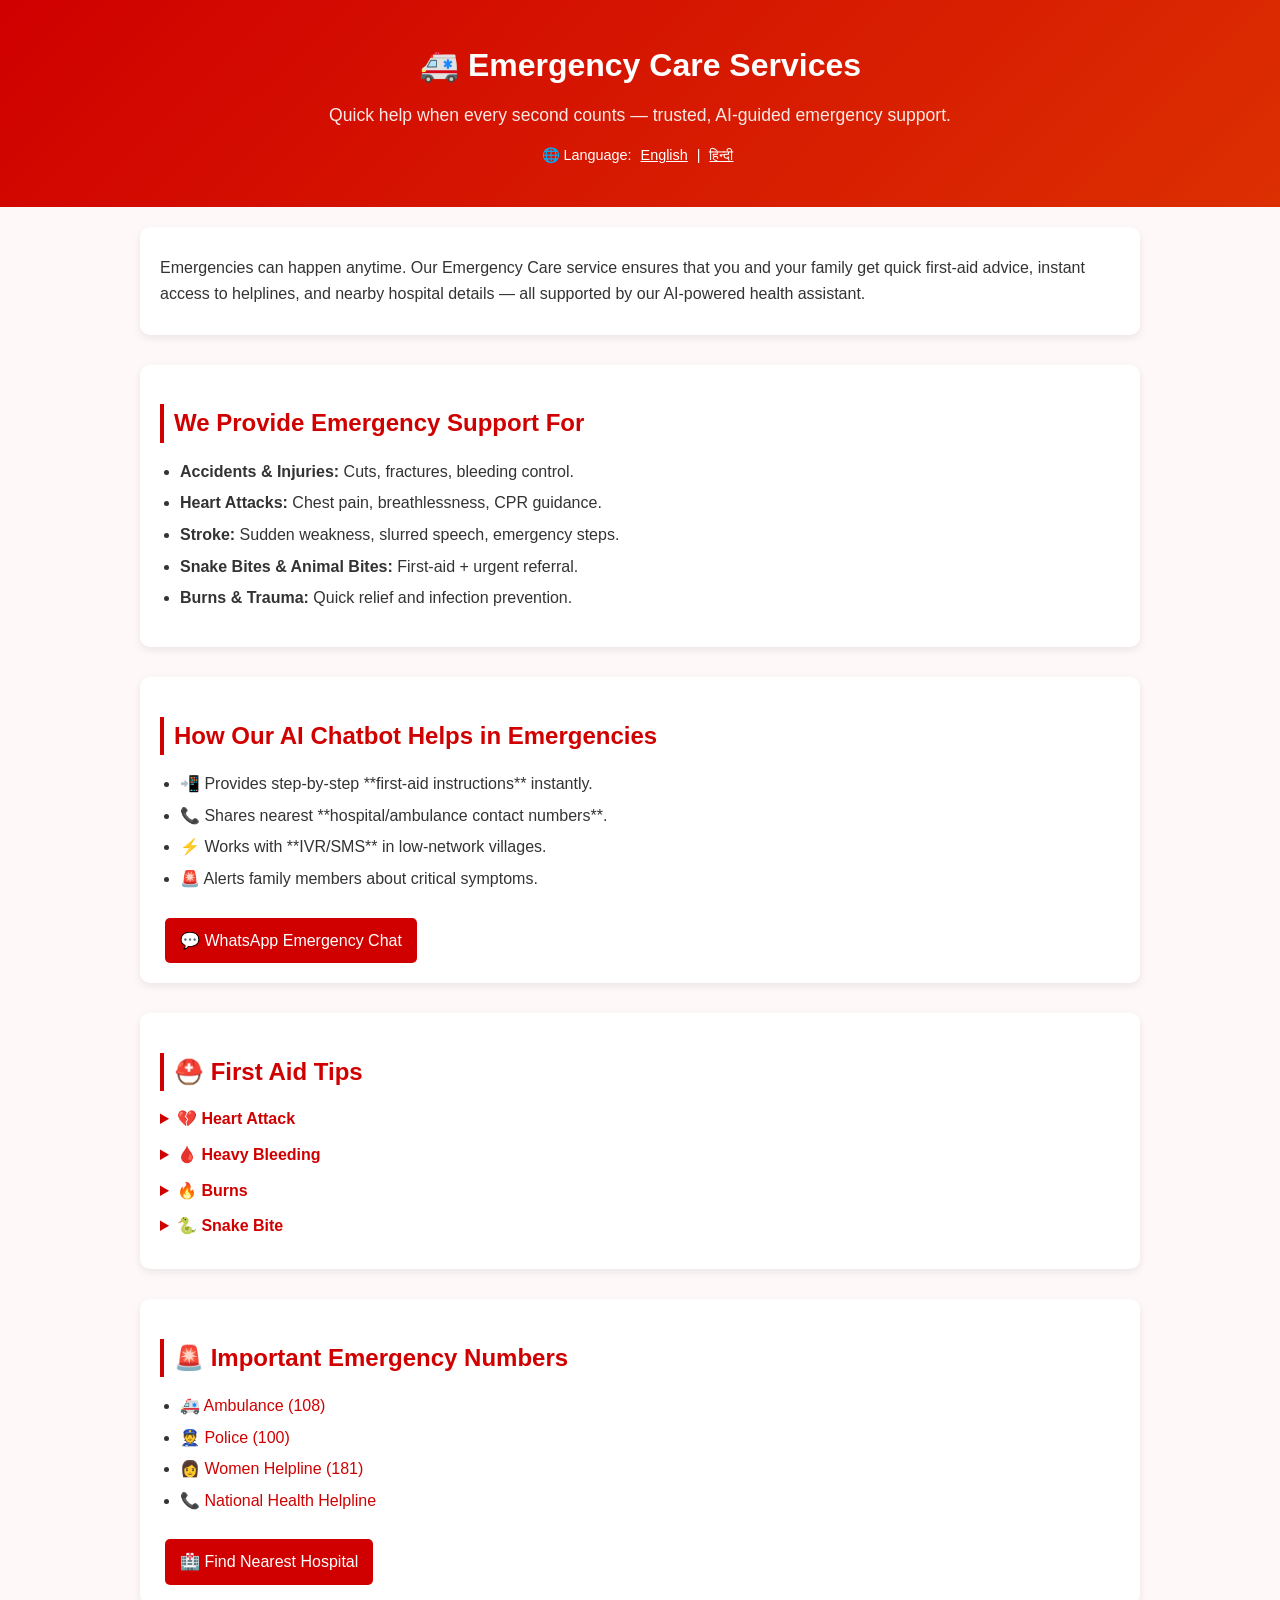
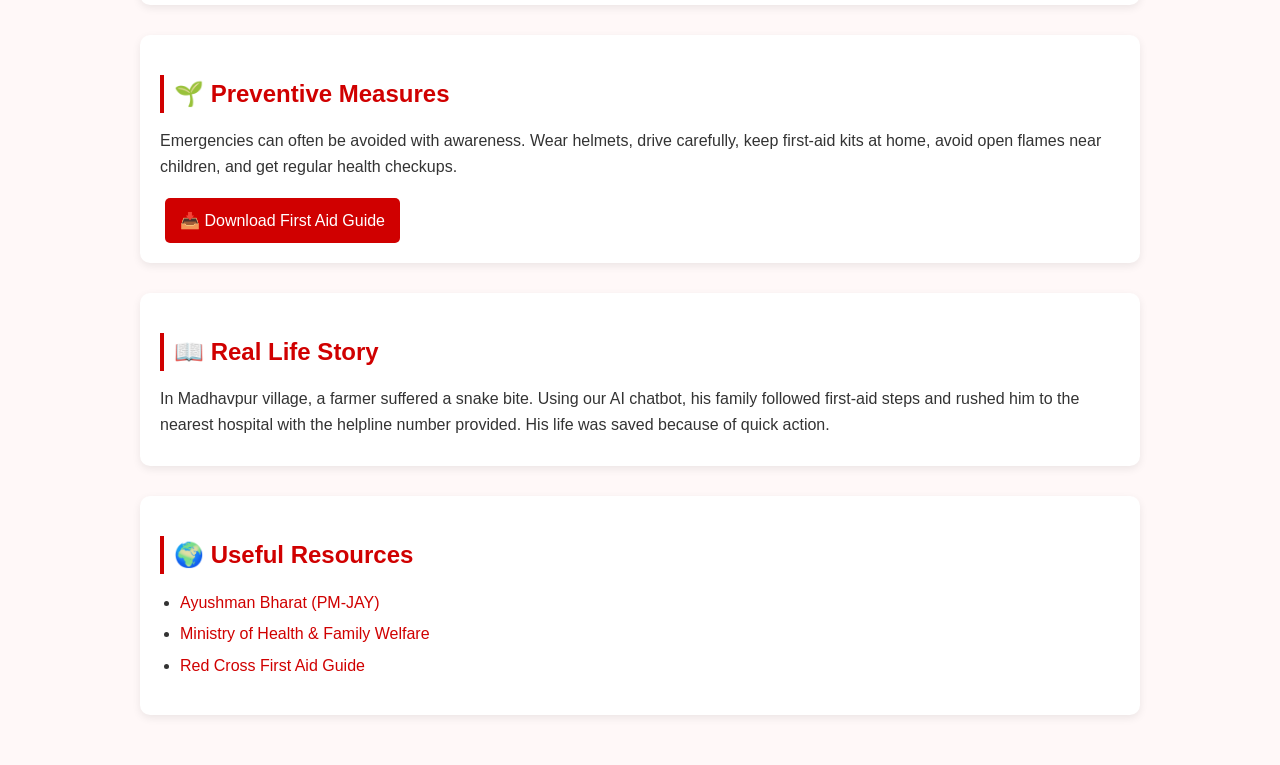
<file: learn-more/emergency-care.html>
<!DOCTYPE html>
<html lang="en">
<head>
  <meta charset="UTF-8">
  <meta name="viewport" content="width=device-width, initial-scale=1.0">
  <title>Emergency Care Services</title>

  <!-- Font Awesome for icons -->
  <link rel="stylesheet" href="https://cdnjs.cloudflare.com/ajax/libs/font-awesome/6.4.2/css/all.min.css">

  <style>
    body {
      font-family: 'Segoe UI', Arial, sans-serif;
      line-height: 1.6;
      margin: 0;
      padding: 0;
      background: #fff8f8;
      color: #333;
    }
    header {
      background: linear-gradient(135deg, #d00000, #dc2f02);
      color: #fff;
      padding: 40px 20px;
      text-align: center;
    }
    header h1 {
      margin: 0 0 10px;
      font-size: 2rem;
    }
    header p {
      font-size: 1.1rem;
      opacity: 0.9;
    }
    .lang-switch {
      margin-top: 15px;
      font-size: 0.9rem;
    }
    .lang-switch a {
      color: #fff;
      text-decoration: underline;
      margin: 0 5px;
    }
    main {
      padding: 20px;
      max-width: 1000px;
      margin: auto;
    }
    section {
      margin-bottom: 30px;
      background: #fff;
      padding: 20px;
      border-radius: 10px;
      box-shadow: 0 3px 8px rgba(0,0,0,0.08);
      transition: transform 0.2s;
    }
    section:hover {
      transform: translateY(-3px);
    }
    h2 {
      color: #d00000;
      margin-bottom: 15px;
      border-left: 4px solid #d00000;
      padding-left: 10px;
    }
    ul {
      padding-left: 20px;
    }
    ul li {
      margin: 6px 0;
    }
    a.btn {
      display: inline-block;
      margin: 10px 5px 0;
      padding: 10px 15px;
      background: #d00000;
      color: #fff;
      border-radius: 5px;
      text-decoration: none;
      transition: background 0.3s;
    }
    a.btn:hover {
      background: #9d0208;
    }
    a {
      color: #d00000;
      text-decoration: none;
    }
    a:hover {
      text-decoration: underline;
    }
    details {
      margin-bottom: 10px;
      cursor: pointer;
    }
    details summary {
      font-weight: bold;
      color: #d00000;
    }
    iframe {
      border-radius: 10px;
      width: 100%;
      height: 315px;
    }
    p {
      margin: 8px 0;
    }
  </style>
</head>
<body>
  <header>
    <h1>🚑 Emergency Care Services</h1>
    <p>Quick help when every second counts — trusted, AI-guided emergency support.</p>
    <!-- Language Switcher -->
    <div class="lang-switch">
      🌐 Language: 
      <a href="#">English</a> | 
      <a href="#">हिन्दी</a>
    </div>
  </header>

  <main>
    <!-- Intro -->
    <section>
      <p>
        Emergencies can happen anytime. Our Emergency Care service ensures that you and your
        family get quick first-aid advice, instant access to helplines, and nearby hospital details 
        — all supported by our AI-powered health assistant.
      </p>
    </section>

    <!-- Services -->
    <section>
      <h2>We Provide Emergency Support For</h2>
      <ul>
        <li><strong>Accidents & Injuries:</strong> Cuts, fractures, bleeding control.</li>
        <li><strong>Heart Attacks:</strong> Chest pain, breathlessness, CPR guidance.</li>
        <li><strong>Stroke:</strong> Sudden weakness, slurred speech, emergency steps.</li>
        <li><strong>Snake Bites & Animal Bites:</strong> First-aid + urgent referral.</li>
        <li><strong>Burns & Trauma:</strong> Quick relief and infection prevention.</li>
      </ul>
    </section>

    <!-- AI Role -->
    <section>
      <h2>How Our AI Chatbot Helps in Emergencies</h2>
      <ul>
        <li>📲 Provides step-by-step **first-aid instructions** instantly.</li>
        <li>📞 Shares nearest **hospital/ambulance contact numbers**.</li>
        <li>⚡ Works with **IVR/SMS** in low-network villages.</li>
        <li>🚨 Alerts family members about critical symptoms.</li>
      </ul>
      
    <script src="https://cdn.botpress.cloud/webchat/v3.3/inject.js"></script>
<script src="https://files.bpcontent.cloud/2025/09/18/23/20250918231758-O5HOJY62.js" defer></script>
    
      <a href="https://wa.me/919876543210?text=Emergency%20Help%20Needed" target="_blank" class="btn">
        💬 WhatsApp Emergency Chat
      </a>
    </section>

    <!-- First Aid -->
    <section>
      <h2>⛑️ First Aid Tips</h2>
      <details>
        <summary>💔 Heart Attack</summary>
        <p>Make the person sit upright, loosen tight clothes, give an aspirin if available, and call emergency immediately.</p>
      </details>
      <details>
        <summary>🩸 Heavy Bleeding</summary>
        <p>Apply direct pressure with a clean cloth, keep the injured area raised, and do not remove the cloth even if blood soaks.</p>
      </details>
      <details>
        <summary>🔥 Burns</summary>
        <p>Cool the area with running water for 10–15 minutes, do not apply toothpaste or butter, cover with clean cloth.</p>
      </details>
      <details>
        <summary>🐍 Snake Bite</summary>
        <p>Keep patient calm, avoid movement, do not cut or suck wound, and rush to hospital immediately.</p>
      </details>
    </section>

    <!-- Emergency Numbers -->
    <section>
      <h2>🚨 Important Emergency Numbers</h2>
      <ul>
        <li><a href="tel:108">🚑 Ambulance (108)</a></li>
        <li><a href="tel:100">👮 Police (100)</a></li>
        <li><a href="tel:181">👩 Women Helpline (181)</a></li>
        <li><a href="tel:18001801104">📞 National Health Helpline</a></li>
      </ul>
      <a href="https://www.google.com/maps/search/hospitals+near+me/" target="_blank" class="btn">🏥 Find Nearest Hospital</a>
    </section>

    <!-- Awareness -->
    <section>
      <h2>🌱 Preventive Measures</h2>
      <p>
        Emergencies can often be avoided with awareness. Wear helmets, drive carefully, keep first-aid kits at home, 
        avoid open flames near children, and get regular health checkups.
      </p>
      <a href="pdfs/first-aid-guide.pdf" download class="btn">📥 Download First Aid Guide</a>
    </section>

    <!-- Success Story -->
    <section>
      <h2>📖 Real Life Story</h2>
      <p>
        In Madhavpur village, a farmer suffered a snake bite. Using our AI chatbot, his family 
        followed first-aid steps and rushed him to the nearest hospital with the helpline number provided. 
        His life was saved because of quick action.
      </p>
    </section>

    <!-- Useful Links -->
    <section>
      <h2>🌍 Useful Resources</h2>
      <ul>
        <li><a href="https://pmjay.gov.in" target="_blank">Ayushman Bharat (PM-JAY)</a></li>
        <li><a href="https://www.mohfw.gov.in" target="_blank">Ministry of Health & Family Welfare</a></li>
        <li><a href="https://www.redcross.org/first-aid" target="_blank">Red Cross First Aid Guide</a></li>
      </ul>
    </section>
  </main>
</body>
</html>
</file>
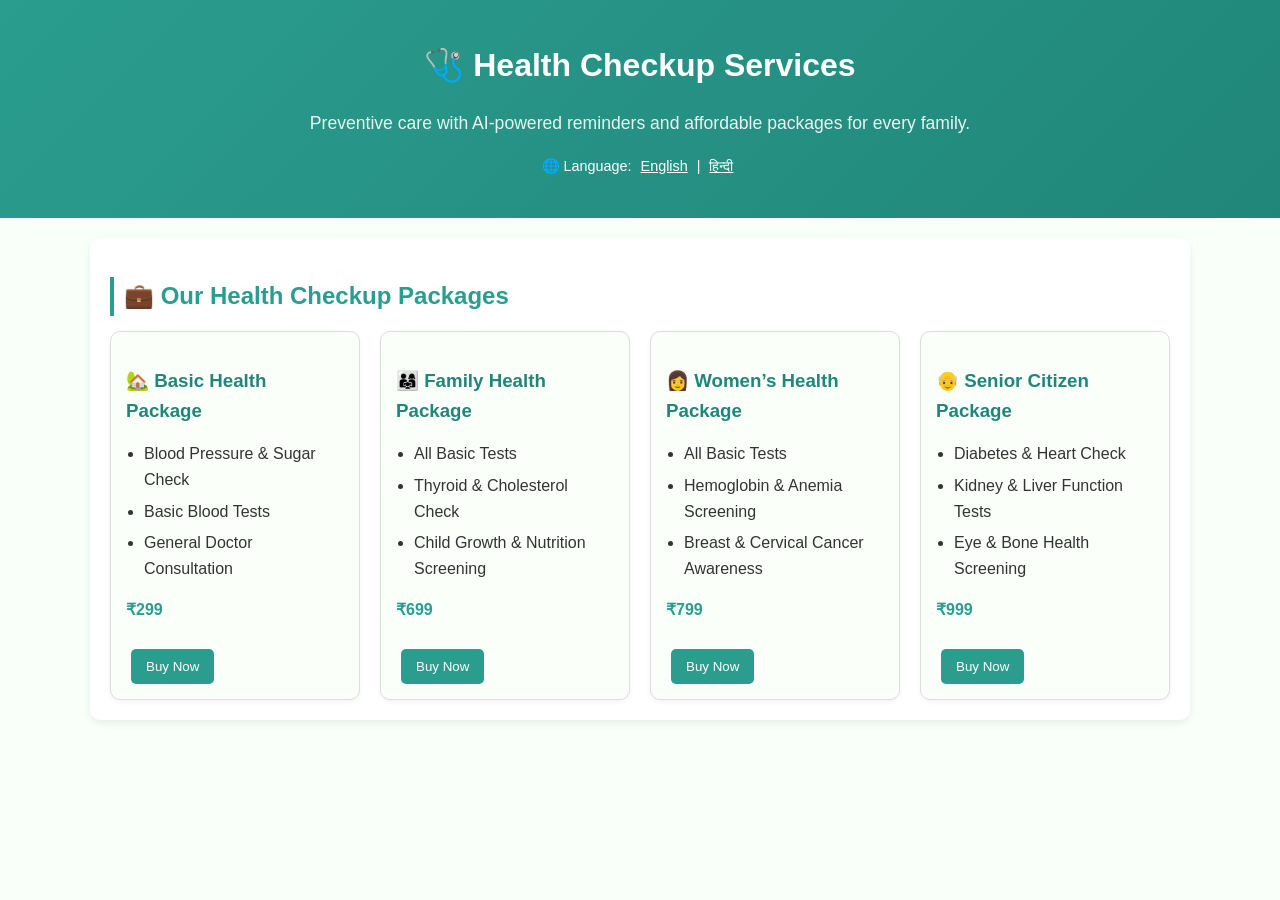
<file: learn-more/health-checkup.html>
<!DOCTYPE html>
<html lang="en">
<head>
  <meta charset="UTF-8">
  <meta name="viewport" content="width=device-width, initial-scale=1.0">
  <title>Health Checkup Services</title>

  <!-- Font Awesome for icons -->
  <link rel="stylesheet" href="https://cdnjs.cloudflare.com/ajax/libs/font-awesome/6.4.2/css/all.min.css">

  <style>
    body {
      font-family: 'Segoe UI', Arial, sans-serif;
      line-height: 1.6;
      margin: 0;
      padding: 0;
      background: #f9fff9;
      color: #333;
    }
    header {
      background: linear-gradient(135deg, #2a9d8f, #21867a);
      color: #fff;
      padding: 40px 20px;
      text-align: center;
    }
    header h1 {
      margin: 0 0 10px;
      font-size: 2rem;
    }
    header p {
      font-size: 1.1rem;
      opacity: 0.9;
    }
    .lang-switch {
      margin-top: 15px;
      font-size: 0.9rem;
    }
    .lang-switch a {
      color: #fff;
      text-decoration: underline;
      margin: 0 5px;
    }
    main {
      padding: 20px;
      max-width: 1100px;
      margin: auto;
    }
    section {
      margin-bottom: 30px;
      background: #fff;
      padding: 20px;
      border-radius: 10px;
      box-shadow: 0 3px 8px rgba(0,0,0,0.08);
      transition: transform 0.2s;
    }
    section:hover {
      transform: translateY(-3px);
    }
    h2 {
      color: #2a9d8f;
      margin-bottom: 15px;
      border-left: 4px solid #2a9d8f;
      padding-left: 10px;
    }
    ul {
      padding-left: 20px;
    }
    ul li {
      margin: 6px 0;
    }
    a.btn, button.btn {
      display: inline-block;
      margin: 10px 5px 0;
      padding: 10px 15px;
      background: #2a9d8f;
      color: #fff;
      border-radius: 5px;
      text-decoration: none;
      border: none;
      cursor: pointer;
      transition: background 0.3s;
    }
    a.btn:hover, button.btn:hover {
      background: #1a5f56;
    }
    a {
      color: #2a9d8f;
      text-decoration: none;
    }
    a:hover {
      text-decoration: underline;
    }
    details {
      margin-bottom: 10px;
      cursor: pointer;
    }
    details summary {
      font-weight: bold;
      color: #2a9d8f;
    }
    iframe {
      border-radius: 10px;
      width: 100%;
      height: 315px;
    }
    .packages {
      display: grid;
      grid-template-columns: repeat(auto-fit, minmax(250px, 1fr));
      gap: 20px;
    }
    .package-card {
      border: 1px solid #ddd;
      border-radius: 10px;
      padding: 15px;
      background: #fafffa;
      box-shadow: 0 2px 5px rgba(0,0,0,0.05);
      transition: transform 0.2s, box-shadow 0.2s;
    }
    .package-card:hover {
      transform: translateY(-4px);
      box-shadow: 0 4px 12px rgba(0,0,0,0.12);
    }
    .package-card h3 {
      color: #21867a;
      margin-bottom: 10px;
    }
    .package-card ul {
      padding-left: 18px;
    }
    .package-card .price {
      font-weight: bold;
      color: #2a9d8f;
      margin-top: 10px;
    }

    /* Payment Modal */
    .modal {
      display: none;
      position: fixed;
      z-index: 9999;
      left: 0; top: 0;
      width: 100%; height: 100%;
      background: rgba(0,0,0,0.6);
      justify-content: center;
      align-items: center;
    }
    .modal-content {
      background: #fff;
      padding: 20px;
      border-radius: 10px;
      width: 90%;
      max-width: 400px;
      text-align: center;
      box-shadow: 0 4px 12px rgba(0,0,0,0.2);
      animation: fadeIn 0.3s ease-in-out;
    }
    .modal-content h3 {
      margin-top: 0;
      color: #2a9d8f;
    }
    .close {
      position: absolute;
      top: 15px; right: 20px;
      font-size: 1.5rem;
      color: #333;
      cursor: pointer;
    }
    .payment-options {
      text-align: left;
      margin-top: 15px;
    }
    .payment-options li {
      margin: 10px 0;
      list-style: none;
    }
    .payment-options li i {
      margin-right: 8px;
      color: #2a9d8f;
    }
    @keyframes fadeIn {
      from { opacity: 0; transform: translateY(-10px); }
      to { opacity: 1; transform: translateY(0); }
    }
  </style>
</head>
<body>
  <header>
    <h1>🩺 Health Checkup Services</h1>
    <p>Preventive care with AI-powered reminders and affordable packages for every family.</p>
    <div class="lang-switch">
      🌐 Language: 
      <a href="#">English</a> | 
      <a href="#">हिन्दी</a>
    </div>
  </header>

  <main>
    <!-- Packages -->
    <section>
      <h2>💼 Our Health Checkup Packages</h2>
      <div class="packages">
        <div class="package-card">
          <h3>🏡 Basic Health Package</h3>
          <ul>
            <li>Blood Pressure & Sugar Check</li>
            <li>Basic Blood Tests</li>
            <li>General Doctor Consultation</li>
          </ul>
          <p class="price">₹299</p>
          <button class="btn buy-btn" data-package="Basic Health Package - ₹299">Buy Now</button>
        </div>
        <div class="package-card">
          <h3>👨‍👩‍👧 Family Health Package</h3>
          <ul>
            <li>All Basic Tests</li>
            <li>Thyroid & Cholesterol Check</li>
            <li>Child Growth & Nutrition Screening</li>
          </ul>
          <p class="price">₹699</p>
          <button class="btn buy-btn" data-package="Family Health Package - ₹699">Buy Now</button>
        </div>
        <div class="package-card">
          <h3>👩 Women’s Health Package</h3>
          <ul>
            <li>All Basic Tests</li>
            <li>Hemoglobin & Anemia Screening</li>
            <li>Breast & Cervical Cancer Awareness</li>
          </ul>
          <p class="price">₹799</p>
          <button class="btn buy-btn" data-package="Women’s Health Package - ₹799">Buy Now</button>
        </div>
        <div class="package-card">
          <h3>👴 Senior Citizen Package</h3>
          <ul>
            <li>Diabetes & Heart Check</li>
            <li>Kidney & Liver Function Tests</li>
            <li>Eye & Bone Health Screening</li>
          </ul>
          <p class="price">₹999</p>
          <button class="btn buy-btn" data-package="Senior Citizen Package - ₹999">Buy Now</button>
        </div>
      </div>
    </section>
  </main>

  <!-- Payment Modal -->
  <div class="modal" id="paymentModal">
    <div class="modal-content">
      <span class="close" id="closeModal">&times;</span>
      <h3 id="packageTitle">Proceed to Payment</h3>
      <p>Select a payment method:</p>
      <ul class="payment-options">
        <li><i class="fas fa-mobile-alt"></i> UPI / Google Pay / PhonePe</li>
        <li><i class="fas fa-credit-card"></i> Debit / Credit Card</li>
        <li><i class="fas fa-wallet"></i> Net Banking</li>
        <li><i class="fas fa-hand-holding-usd"></i> Cash on Collection</li>
      </ul>
      <button class="btn">Proceed</button>
    </div>
  </div>

  <script>
    const modal = document.getElementById("paymentModal");
    const closeModal = document.getElementById("closeModal");
    const packageTitle = document.getElementById("packageTitle");

    document.querySelectorAll(".buy-btn").forEach(button => {
      button.addEventListener("click", () => {
        const packageName = button.getAttribute("data-package");
        packageTitle.textContent = "Pay for " + packageName;
        modal.style.display = "flex";
      });
    });

    closeModal.addEventListener("click", () => {
      modal.style.display = "none";
    });

    window.addEventListener("click", (e) => {
      if (e.target == modal) {
        modal.style.display = "none";
      }
    });
  </script>
</body>
</html>
</file>
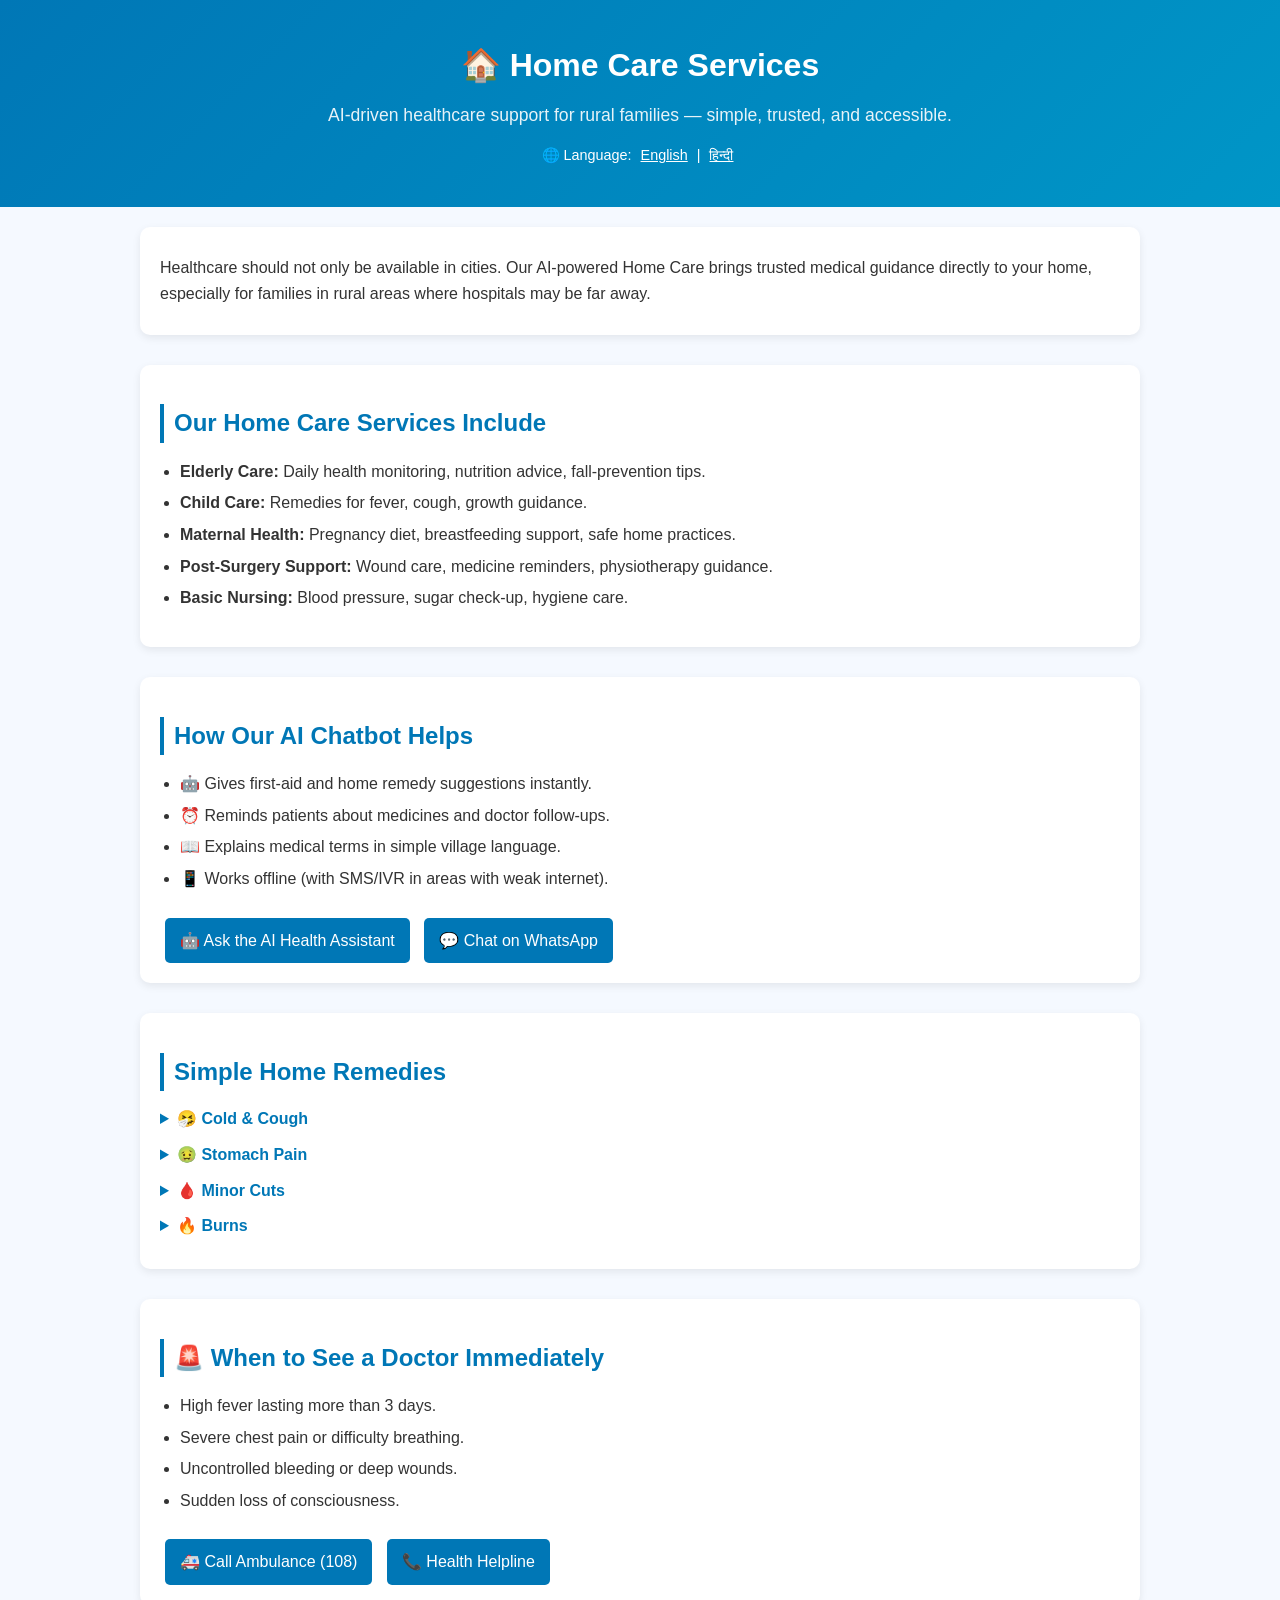
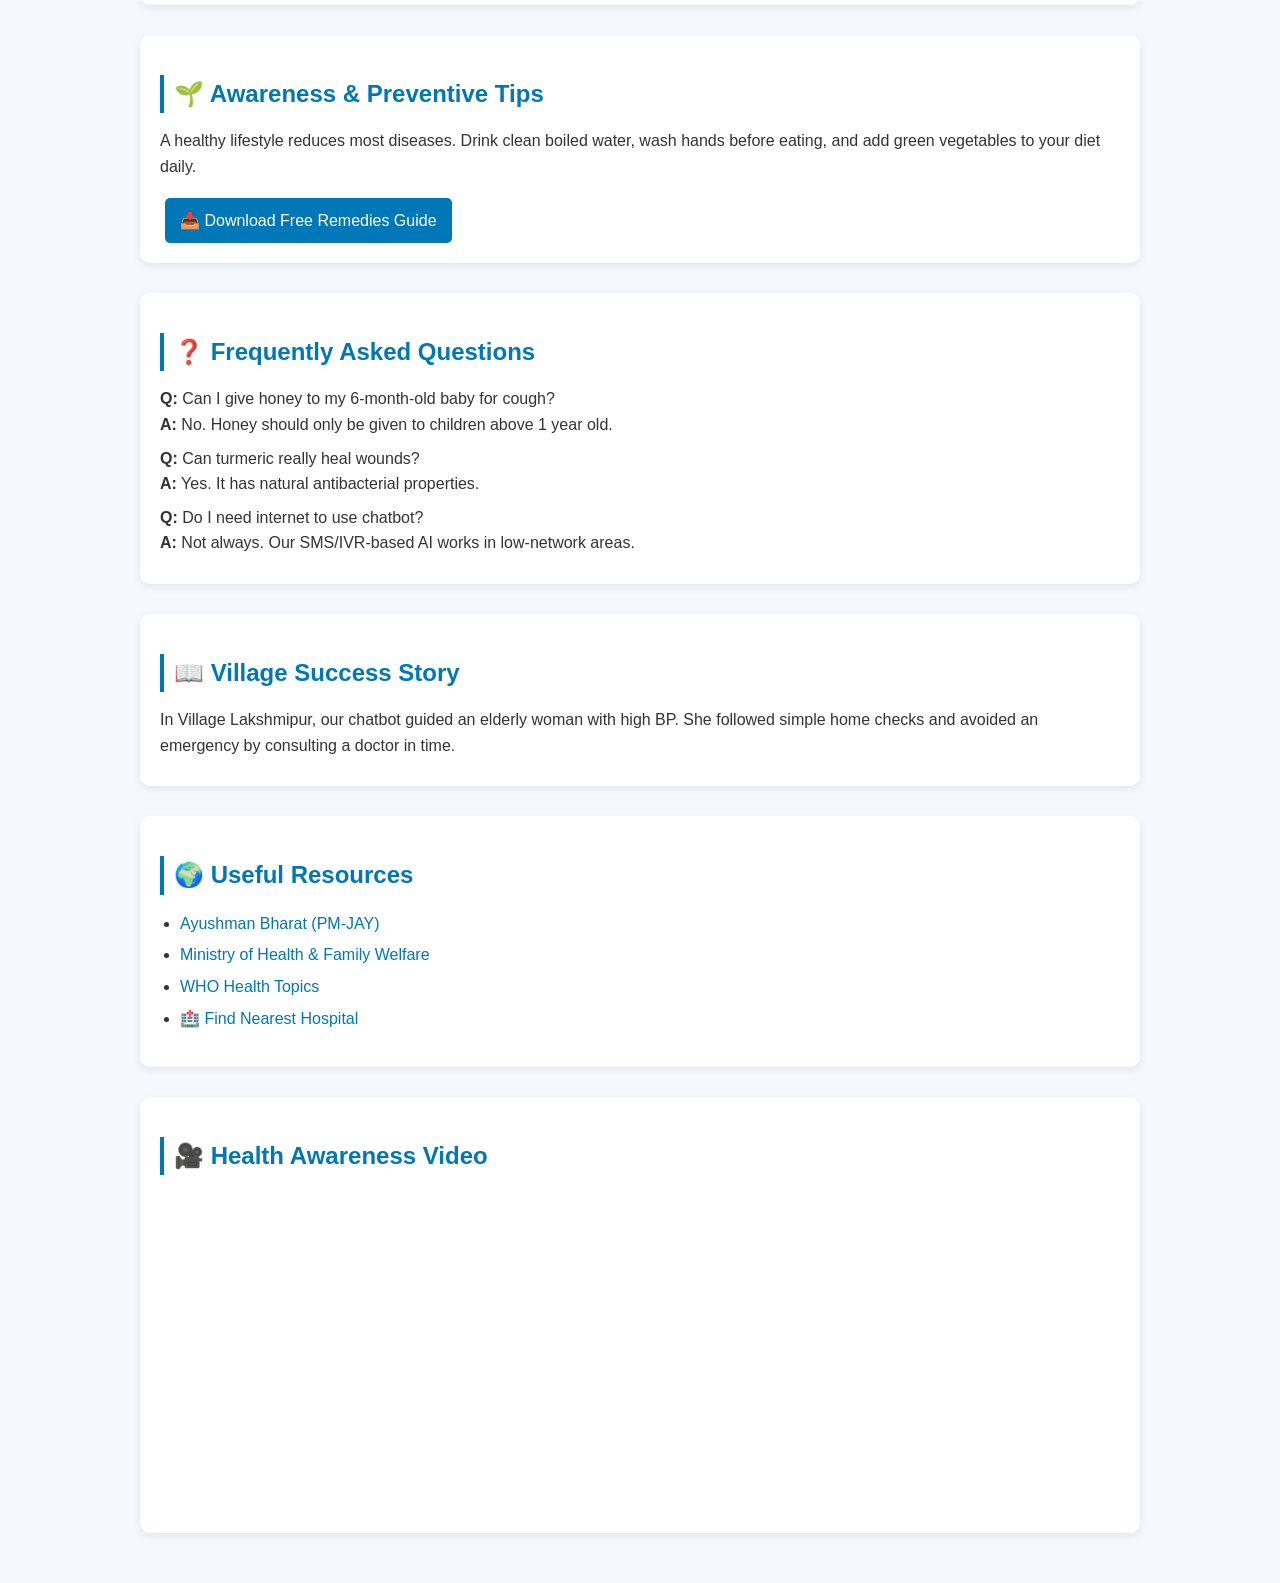
<file: learn-more/home-care.html>
<!DOCTYPE html>
<html lang="en">
<head>
  <meta charset="UTF-8">
  <meta name="viewport" content="width=device-width, initial-scale=1.0">
  <title>Home Care Services</title>

  <!-- Font Awesome for icons -->
  <link rel="stylesheet" href="https://cdnjs.cloudflare.com/ajax/libs/font-awesome/6.4.2/css/all.min.css">

  <style>
    body {
      font-family: 'Segoe UI', Arial, sans-serif;
      line-height: 1.6;
      margin: 0;
      padding: 0;
      background: #f5f9ff;
      color: #333;
    }
    header {
      background: linear-gradient(135deg, #0077b6, #0096c7);
      color: #fff;
      padding: 40px 20px;
      text-align: center;
    }
    header h1 {
      margin: 0 0 10px;
      font-size: 2rem;
    }
    header p {
      font-size: 1.1rem;
      opacity: 0.9;
    }
    .lang-switch {
      margin-top: 15px;
      font-size: 0.9rem;
    }
    .lang-switch a {
      color: #fff;
      text-decoration: underline;
      margin: 0 5px;
    }
    main {
      padding: 20px;
      max-width: 1000px;
      margin: auto;
    }
    section {
      margin-bottom: 30px;
      background: #fff;
      padding: 20px;
      border-radius: 10px;
      box-shadow: 0 3px 8px rgba(0,0,0,0.08);
      transition: transform 0.2s;
    }
    section:hover {
      transform: translateY(-3px);
    }
    h2 {
      color: #0077b6;
      margin-bottom: 15px;
      border-left: 4px solid #0077b6;
      padding-left: 10px;
    }
    ul {
      padding-left: 20px;
    }
    ul li {
      margin: 6px 0;
    }
    a.btn {
      display: inline-block;
      margin: 10px 5px 0;
      padding: 10px 15px;
      background: #0077b6;
      color: #fff;
      border-radius: 5px;
      text-decoration: none;
      transition: background 0.3s;
    }
    a.btn:hover {
      background: #023e8a;
    }
    a {
      color: #0077b6;
      text-decoration: none;
    }
    a:hover {
      text-decoration: underline;
    }
    details {
      margin-bottom: 10px;
      cursor: pointer;
    }
    details summary {
      font-weight: bold;
      color: #0077b6;
    }
    iframe {
      border-radius: 10px;
      width: 100%;
      height: 315px;
    }
    p {
      margin: 8px 0;
    }
  </style>
</head>
<body>
  <header>
    <h1>🏠 Home Care Services</h1>
    <p>AI-driven healthcare support for rural families — simple, trusted, and accessible.</p>
    <!-- Language Switcher -->
    <div class="lang-switch">
      🌐 Language: 
      <a href="#">English</a> | 
      <a href="#">हिन्दी</a>
    </div>
  </header>

  <main>
    <!-- Introduction -->
    <section>
      <p>
        Healthcare should not only be available in cities. Our AI-powered Home Care brings
        trusted medical guidance directly to your home, especially for families in rural areas
        where hospitals may be far away.
      </p>
    </section>

    <!-- Sub-Services -->
    <section>
      <h2>Our Home Care Services Include</h2>
      <ul>
        <li><strong>Elderly Care:</strong> Daily health monitoring, nutrition advice, fall-prevention tips.</li>
        <li><strong>Child Care:</strong> Remedies for fever, cough, growth guidance.</li>
        <li><strong>Maternal Health:</strong> Pregnancy diet, breastfeeding support, safe home practices.</li>
        <li><strong>Post-Surgery Support:</strong> Wound care, medicine reminders, physiotherapy guidance.</li>
        <li><strong>Basic Nursing:</strong> Blood pressure, sugar check-up, hygiene care.</li>
      </ul>
    </section>

    <!-- AI Role -->
    <section>
      <h2>How Our AI Chatbot Helps</h2>
      <ul>
        <li>🤖 Gives first-aid and home remedy suggestions instantly.</li>
        <li>⏰ Reminds patients about medicines and doctor follow-ups.</li>
        <li>📖 Explains medical terms in simple village language.</li>
        <li>📱 Works offline (with SMS/IVR in areas with weak internet).</li>
      </ul>
      <a href="chatbot.html" class="btn">🤖 Ask the AI Health Assistant</a>
      <a href="https://wa.me/919876543210?text=Hi%20I%20need%20medical%20help" target="_blank" class="btn">
        💬 Chat on WhatsApp
      </a>
    </section>

    <!-- Remedies -->
    <section>
      <h2>Simple Home Remedies</h2>
      <details>
        <summary>🤧 Cold & Cough</summary>
        <p>Boil tulsi (holy basil) with ginger; drink warm twice daily.</p>
      </details>
      <details>
        <summary>🤢 Stomach Pain</summary>
        <p>Drink warm water with ajwain (carom seeds).</p>
      </details>
      <details>
        <summary>🩸 Minor Cuts</summary>
        <p>Apply turmeric paste to stop bleeding and prevent infection.</p>
      </details>
      <details>
        <summary>🔥 Burns</summary>
        <p>Apply aloe vera gel gently for quick healing.</p>
      </details>
    </section>

    <!-- Red Flags -->
    <section>
      <h2>🚨 When to See a Doctor Immediately</h2>
      <ul>
        <li>High fever lasting more than 3 days.</li>
        <li>Severe chest pain or difficulty breathing.</li>
        <li>Uncontrolled bleeding or deep wounds.</li>
        <li>Sudden loss of consciousness.</li>
      </ul>
      <a href="tel:108" class="btn">🚑 Call Ambulance (108)</a>
      <a href="tel:18001801104" class="btn">📞 Health Helpline</a>
    </section>

    <!-- Awareness -->
    <section>
      <h2>🌱 Awareness & Preventive Tips</h2>
      <p>
        A healthy lifestyle reduces most diseases. Drink clean boiled water, 
        wash hands before eating, and add green vegetables to your diet daily.
      </p>
      <a href="pdfs/home-remedies-guide.pdf" download class="btn">📥 Download Free Remedies Guide</a>
    </section>

    <!-- FAQs -->
    <section>
      <h2>❓ Frequently Asked Questions</h2>
      <p><strong>Q:</strong> Can I give honey to my 6-month-old baby for cough? <br>
         <strong>A:</strong> No. Honey should only be given to children above 1 year old.</p>
      <p><strong>Q:</strong> Can turmeric really heal wounds? <br>
         <strong>A:</strong> Yes. It has natural antibacterial properties.</p>
      <p><strong>Q:</strong> Do I need internet to use chatbot? <br>
         <strong>A:</strong> Not always. Our SMS/IVR-based AI works in low-network areas.</p>
    </section>

    <!-- Success Story -->
    <section>
      <h2>📖 Village Success Story</h2>
      <p>
        In Village Lakshmipur, our chatbot guided an elderly woman with high BP. 
        She followed simple home checks and avoided an emergency by consulting a doctor in time.
      </p>
    </section>

    <!-- Useful Links -->
    <section>
      <h2>🌍 Useful Resources</h2>
      <ul>
        <li><a href="https://pmjay.gov.in" target="_blank">Ayushman Bharat (PM-JAY)</a></li>
        <li><a href="https://www.mohfw.gov.in" target="_blank">Ministry of Health & Family Welfare</a></li>
        <li><a href="https://www.who.int/health-topics" target="_blank">WHO Health Topics</a></li>
        <li><a href="https://www.google.com/maps/search/hospitals+near+me/" target="_blank">🏥 Find Nearest Hospital</a></li>
      </ul>
    </section>

    <!-- Awareness Video -->
    <section>
      <h2>🎥 Health Awareness Video</h2>
      <iframe width="560" height="315" src="https://www.youtube.com/embed/5oYV3Dqe0A8?si=uNg1gHJbCfSJWvw3" title="YouTube video player" frameborder="0" allow="accelerometer; autoplay; clipboard-write; encrypted-media; gyroscope; picture-in-picture; web-share" referrerpolicy="strict-origin-when-cross-origin" allowfullscreen></iframe>
    </section>
  </main>
</body>
</html>
</file>
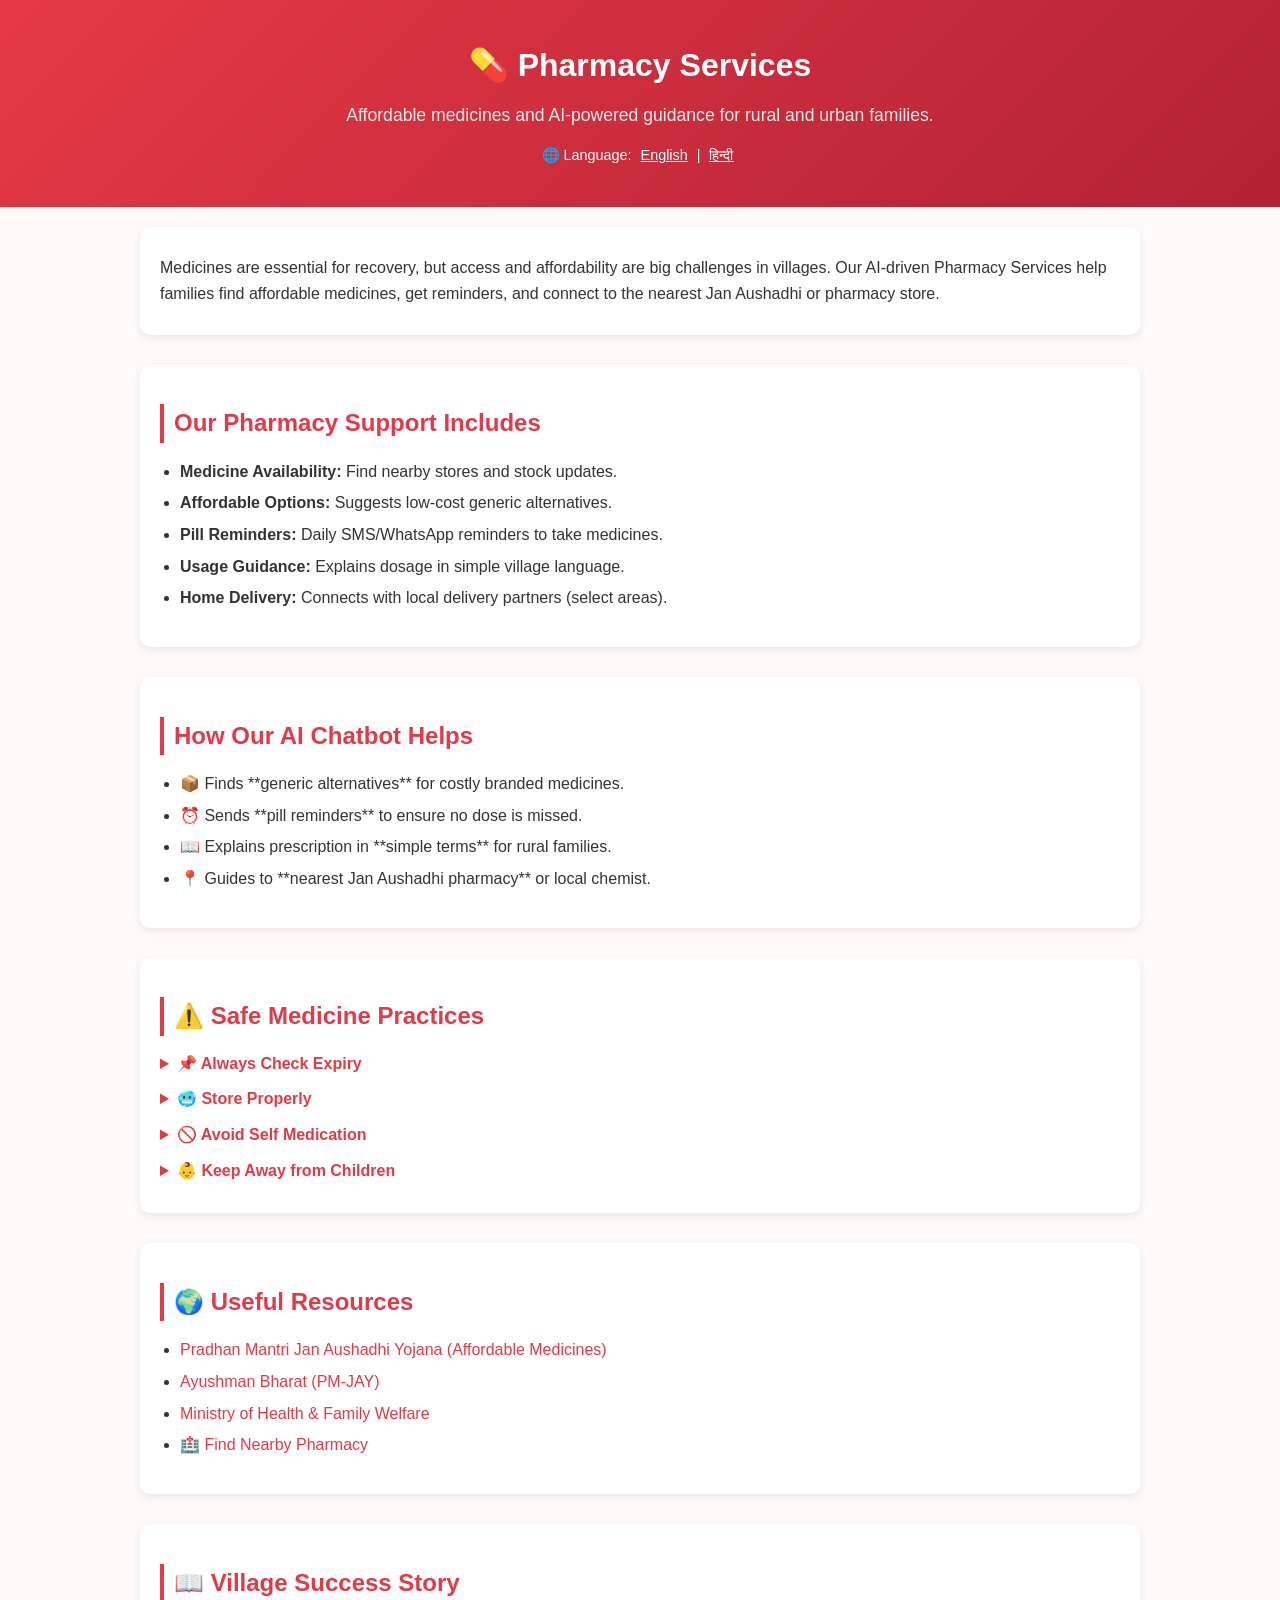
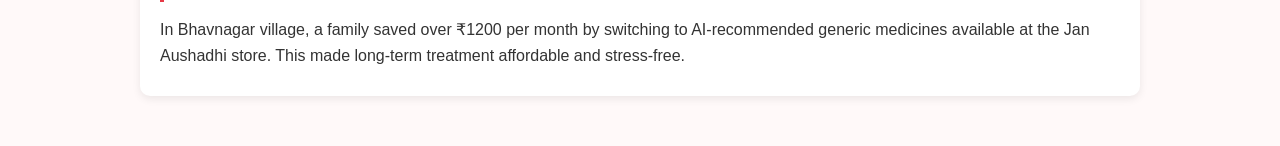
<file: learn-more/pharmacy.html>
<!DOCTYPE html>
<html lang="en">
<head>
  <meta charset="UTF-8">
  <meta name="viewport" content="width=device-width, initial-scale=1.0">
  <title>Pharmacy Services</title>

  <!-- Font Awesome for icons -->
  <link rel="stylesheet" href="https://cdnjs.cloudflare.com/ajax/libs/font-awesome/6.4.2/css/all.min.css">

  <style>
    body {
      font-family: 'Segoe UI', Arial, sans-serif;
      line-height: 1.6;
      margin: 0;
      padding: 0;
      background: #fff9f9;
      color: #333;
    }
    header {
      background: linear-gradient(135deg, #e63946, #b22234);
      color: #fff;
      padding: 40px 20px;
      text-align: center;
    }
    header h1 {
      margin: 0 0 10px;
      font-size: 2rem;
    }
    header p {
      font-size: 1.1rem;
      opacity: 0.9;
    }
    .lang-switch {
      margin-top: 15px;
      font-size: 0.9rem;
    }
    .lang-switch a {
      color: #fff;
      text-decoration: underline;
      margin: 0 5px;
    }
    main {
      padding: 20px;
      max-width: 1000px;
      margin: auto;
    }
    section {
      margin-bottom: 30px;
      background: #fff;
      padding: 20px;
      border-radius: 10px;
      box-shadow: 0 3px 8px rgba(0,0,0,0.08);
      transition: transform 0.2s;
    }
    section:hover {
      transform: translateY(-3px);
    }
    h2 {
      color: #e63946;
      margin-bottom: 15px;
      border-left: 4px solid #e63946;
      padding-left: 10px;
    }
    ul {
      padding-left: 20px;
    }
    ul li {
      margin: 6px 0;
    }
    a.btn {
      display: inline-block;
      margin: 10px 5px 0;
      padding: 10px 15px;
      background: #e63946;
      color: #fff;
      border-radius: 5px;
      text-decoration: none;
      transition: background 0.3s;
    }
    a.btn:hover {
      background: #a4161a;
    }
    a {
      color: #e63946;
      text-decoration: none;
    }
    a:hover {
      text-decoration: underline;
    }
    details {
      margin-bottom: 10px;
      cursor: pointer;
    }
    details summary {
      font-weight: bold;
      color: #e63946;
    }
    iframe {
      border-radius: 10px;
      width: 100%;
      height: 315px;
    }
    p {
      margin: 8px 0;
    }
  </style>
</head>
<body>
  <header>
    <h1>💊 Pharmacy Services</h1>
    <p>Affordable medicines and AI-powered guidance for rural and urban families.</p>
    <!-- Language Switcher -->
    <div class="lang-switch">
      🌐 Language: 
      <a href="#">English</a> | 
      <a href="#">हिन्दी</a>
    </div>
  </header>

  <main>
    <!-- Intro -->
    <section>
      <p>
        Medicines are essential for recovery, but access and affordability are big challenges in villages. 
        Our AI-driven Pharmacy Services help families find affordable medicines, get reminders, 
        and connect to the nearest Jan Aushadhi or pharmacy store.
      </p>
    </section>

    <!-- Services -->
    <section>
      <h2>Our Pharmacy Support Includes</h2>
      <ul>
        <li><strong>Medicine Availability:</strong> Find nearby stores and stock updates.</li>
        <li><strong>Affordable Options:</strong> Suggests low-cost generic alternatives.</li>
        <li><strong>Pill Reminders:</strong> Daily SMS/WhatsApp reminders to take medicines.</li>
        <li><strong>Usage Guidance:</strong> Explains dosage in simple village language.</li>
        <li><strong>Home Delivery:</strong> Connects with local delivery partners (select areas).</li>
      </ul>
    </section>

    <!-- AI Role -->
    <section>
      <h2>How Our AI Chatbot Helps</h2>
      <ul>
        <li>📦 Finds **generic alternatives** for costly branded medicines.</li>
        <li>⏰ Sends **pill reminders** to ensure no dose is missed.</li>
        <li>📖 Explains prescription in **simple terms** for rural families.</li>
        <li>📍 Guides to **nearest Jan Aushadhi pharmacy** or local chemist.</li>
      </ul>
      
    <script src="https://cdn.botpress.cloud/webchat/v3.3/inject.js"></script>
<script src="https://files.bpcontent.cloud/2025/09/18/23/20250918231758-O5HOJY62.js" defer></script>
    
    </section>

    <!-- Safe Medicine Practices -->
    <section>
      <h2>⚠️ Safe Medicine Practices</h2>
      <details>
        <summary>📌 Always Check Expiry</summary>
        <p>Do not use medicines after expiry. They may lose effect or cause harm.</p>
      </details>
      <details>
        <summary>🥶 Store Properly</summary>
        <p>Keep medicines away from heat & moisture. Refrigerate only if instructed.</p>
      </details>
      <details>
        <summary>🚫 Avoid Self Medication</summary>
        <p>Do not take antibiotics or strong drugs without doctor’s advice.</p>
      </details>
      <details>
        <summary>👶 Keep Away from Children</summary>
        <p>Store medicines in locked cupboards away from kids.</p>
      </details>
    </section>

    <!-- Useful Links -->
    <section>
      <h2>🌍 Useful Resources</h2>
      <ul>
        <li><a href="https://janaushadhi.gov.in/" target="_blank">Pradhan Mantri Jan Aushadhi Yojana (Affordable Medicines)</a></li>
        <li><a href="https://pmjay.gov.in" target="_blank">Ayushman Bharat (PM-JAY)</a></li>
        <li><a href="https://www.mohfw.gov.in" target="_blank">Ministry of Health & Family Welfare</a></li>
        <li><a href="https://www.google.com/maps/search/pharmacy+near+me/" target="_blank">🏥 Find Nearby Pharmacy</a></li>
      </ul>
    </section>

    <!-- Success Story -->
    <section>
      <h2>📖 Village Success Story</h2>
      <p>
        In Bhavnagar village, a family saved over ₹1200 per month by switching to 
        AI-recommended generic medicines available at the Jan Aushadhi store. 
        This made long-term treatment affordable and stress-free.
      </p>
    </section>
  </main>
</body>
</html>
</file>
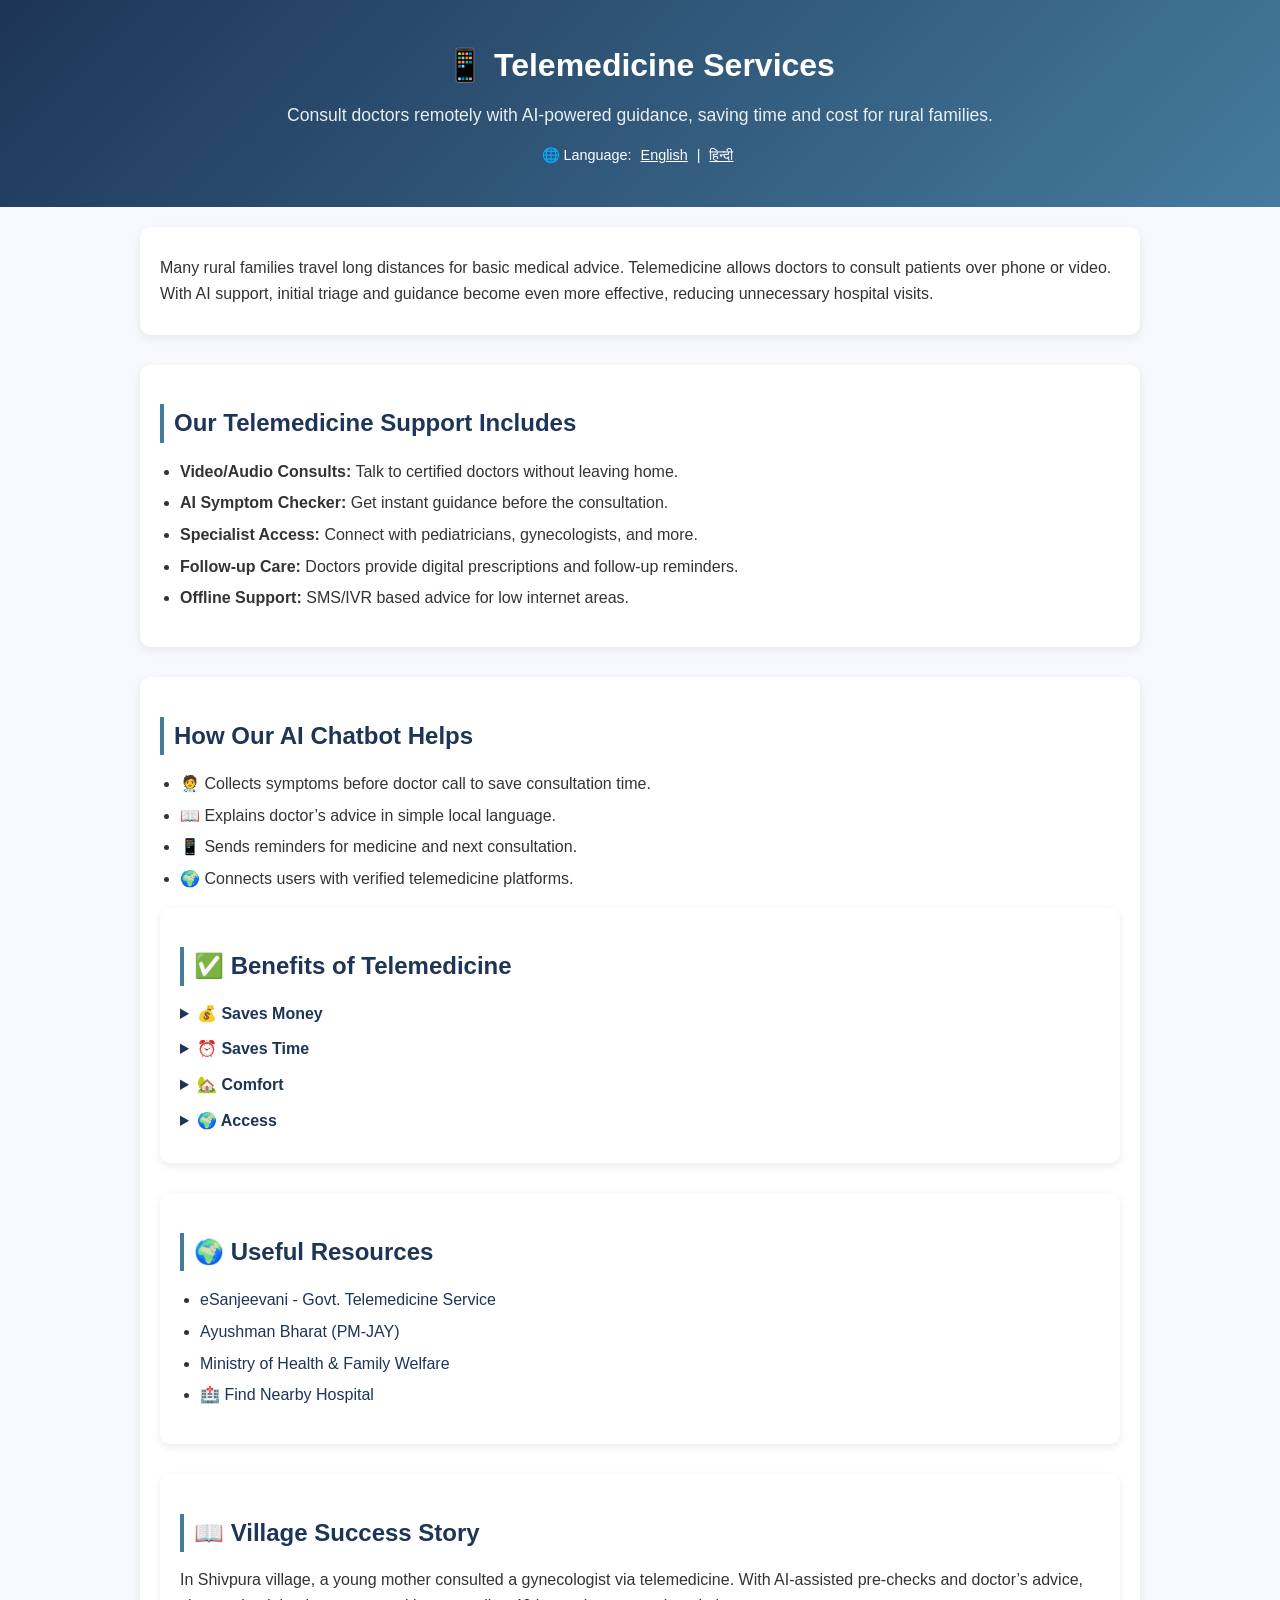
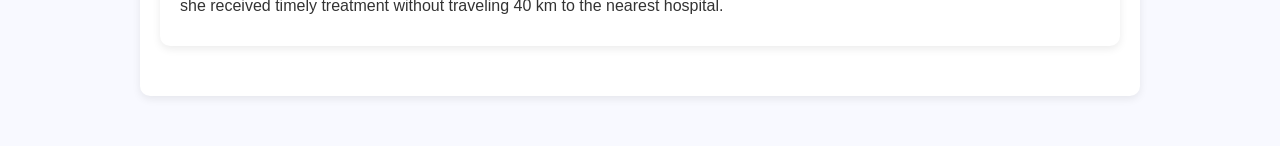
<file: learn-more/telemedicine.html>
<!DOCTYPE html>
<html lang="en">
<head>
  <meta charset="UTF-8">
  <meta name="viewport" content="width=device-width, initial-scale=1.0">
  <title>Telemedicine Services</title>

  <!-- Font Awesome for icons -->
  <link rel="stylesheet" href="https://cdnjs.cloudflare.com/ajax/libs/font-awesome/6.4.2/css/all.min.css">

  <style>
    body {
      font-family: 'Segoe UI', Arial, sans-serif;
      line-height: 1.6;
      margin: 0;
      padding: 0;
      background: #f8f9ff;
      color: #333;
    }
    header {
      background: linear-gradient(135deg, #1d3557, #457b9d);
      color: #fff;
      padding: 40px 20px;
      text-align: center;
    }
    header h1 {
      margin: 0 0 10px;
      font-size: 2rem;
    }
    header p {
      font-size: 1.1rem;
      opacity: 0.9;
    }
    .lang-switch {
      margin-top: 15px;
      font-size: 0.9rem;
    }
    .lang-switch a {
      color: #fff;
      text-decoration: underline;
      margin: 0 5px;
    }
    main {
      padding: 20px;
      max-width: 1000px;
      margin: auto;
    }
    section {
      margin-bottom: 30px;
      background: #fff;
      padding: 20px;
      border-radius: 10px;
      box-shadow: 0 3px 8px rgba(0,0,0,0.08);
      transition: transform 0.2s;
    }
    section:hover {
      transform: translateY(-3px);
    }
    h2 {
      color: #1d3557;
      margin-bottom: 15px;
      border-left: 4px solid #457b9d;
      padding-left: 10px;
    }
    ul {
      padding-left: 20px;
    }
    ul li {
      margin: 6px 0;
    }
    a.btn {
      display: inline-block;
      margin: 10px 5px 0;
      padding: 10px 15px;
      background: #457b9d;
      color: #fff;
      border-radius: 5px;
      text-decoration: none;
      transition: background 0.3s;
    }
    a.btn:hover {
      background: #1d3557;
    }
    a {
      color: #1d3557;
      text-decoration: none;
    }
    a:hover {
      text-decoration: underline;
    }
    details {
      margin-bottom: 10px;
      cursor: pointer;
    }
    details summary {
      font-weight: bold;
      color: #1d3557;
    }
    iframe {
      border-radius: 10px;
      width: 100%;
      height: 315px;
    }
    p {
      margin: 8px 0;
    }
  </style>
</head>
<body>
  <header>
    <h1>📱 Telemedicine Services</h1>
    <p>Consult doctors remotely with AI-powered guidance, saving time and cost for rural families.</p>
    <!-- Language Switcher -->
    <div class="lang-switch">
      🌐 Language: 
      <a href="#">English</a> | 
      <a href="#">हिन्दी</a>
    </div>
  </header>

  <main>
    <!-- Intro -->
    <section>
      <p>
        Many rural families travel long distances for basic medical advice. Telemedicine allows 
        doctors to consult patients over phone or video. With AI support, initial triage and guidance 
        become even more effective, reducing unnecessary hospital visits.
      </p>
    </section>

    <!-- Services -->
    <section>
      <h2>Our Telemedicine Support Includes</h2>
      <ul>
        <li><strong>Video/Audio Consults:</strong> Talk to certified doctors without leaving home.</li>
        <li><strong>AI Symptom Checker:</strong> Get instant guidance before the consultation.</li>
        <li><strong>Specialist Access:</strong> Connect with pediatricians, gynecologists, and more.</li>
        <li><strong>Follow-up Care:</strong> Doctors provide digital prescriptions and follow-up reminders.</li>
        <li><strong>Offline Support:</strong> SMS/IVR based advice for low internet areas.</li>
      </ul>
    </section>

    <!-- AI Role -->
    <section>
      <h2>How Our AI Chatbot Helps</h2>
      <ul>
        <li>🧑‍⚕️ Collects symptoms before doctor call to save consultation time.</li>
        <li>📖 Explains doctor’s advice in simple local language.</li>
        <li>📱 Sends reminders for medicine and next consultation.</li>
        <li>🌍 Connects users with verified telemedicine platforms.</li>
      </ul>
      <!-- <a href="chatbot.html" class="btn">🤖 Try AI Health Assistant</a>
      <a href="https://wa.me/919876543210?text=I%20need%20a%20telemedicine%20consultation" target="_blank" class="btn">
        💬 Chat on WhatsApp
      </a> -->
       <!-- <script src="https://cdn.botpress.cloud/webchat/v3.2/inject.js"></script>
  <script src="https://files.bpcontent.cloud/2025/09/07/13/20250907133756-H4C7L7CY.js" defer></script>
    </section> -->
    
    <script src="https://cdn.botpress.cloud/webchat/v3.3/inject.js"></script>
<script src="https://files.bpcontent.cloud/2025/09/18/23/20250918231758-O5HOJY62.js" defer></script>
    

    <!-- Benefits -->
    <section>
      <h2>✅ Benefits of Telemedicine</h2>
      <details>
        <summary>💰 Saves Money</summary>
        <p>No travel expenses and lower consultation charges.</p>
      </details>
      <details>
        <summary>⏰ Saves Time</summary>
        <p>Immediate consultations without waiting in hospital queues.</p>
      </details>
      <details>
        <summary>🏡 Comfort</summary>
        <p>Get medical advice from home, especially useful for elderly and children.</p>
      </details>
      <details>
        <summary>🌍 Access</summary>
        <p>Connects remote villages to urban doctors and specialists.</p>
      </details>
    </section>

    <!-- Useful Links -->
    <section>
      <h2>🌍 Useful Resources</h2>
      <ul>
        <li><a href="https://esanjeevani.in/" target="_blank">eSanjeevani - Govt. Telemedicine Service</a></li>
        <li><a href="https://pmjay.gov.in" target="_blank">Ayushman Bharat (PM-JAY)</a></li>
        <li><a href="https://www.mohfw.gov.in" target="_blank">Ministry of Health & Family Welfare</a></li>
        <li><a href="https://www.google.com/maps/search/hospitals+near+me/" target="_blank">🏥 Find Nearby Hospital</a></li>
      </ul>
    </section>

    <!-- Success Story -->
    <section>
      <h2>📖 Village Success Story</h2>
      <p>
        In Shivpura village, a young mother consulted a gynecologist via telemedicine. 
        With AI-assisted pre-checks and doctor’s advice, she received timely treatment 
        without traveling 40 km to the nearest hospital.
      </p>
    </section>
  </main>
</body>
</html>
</file>
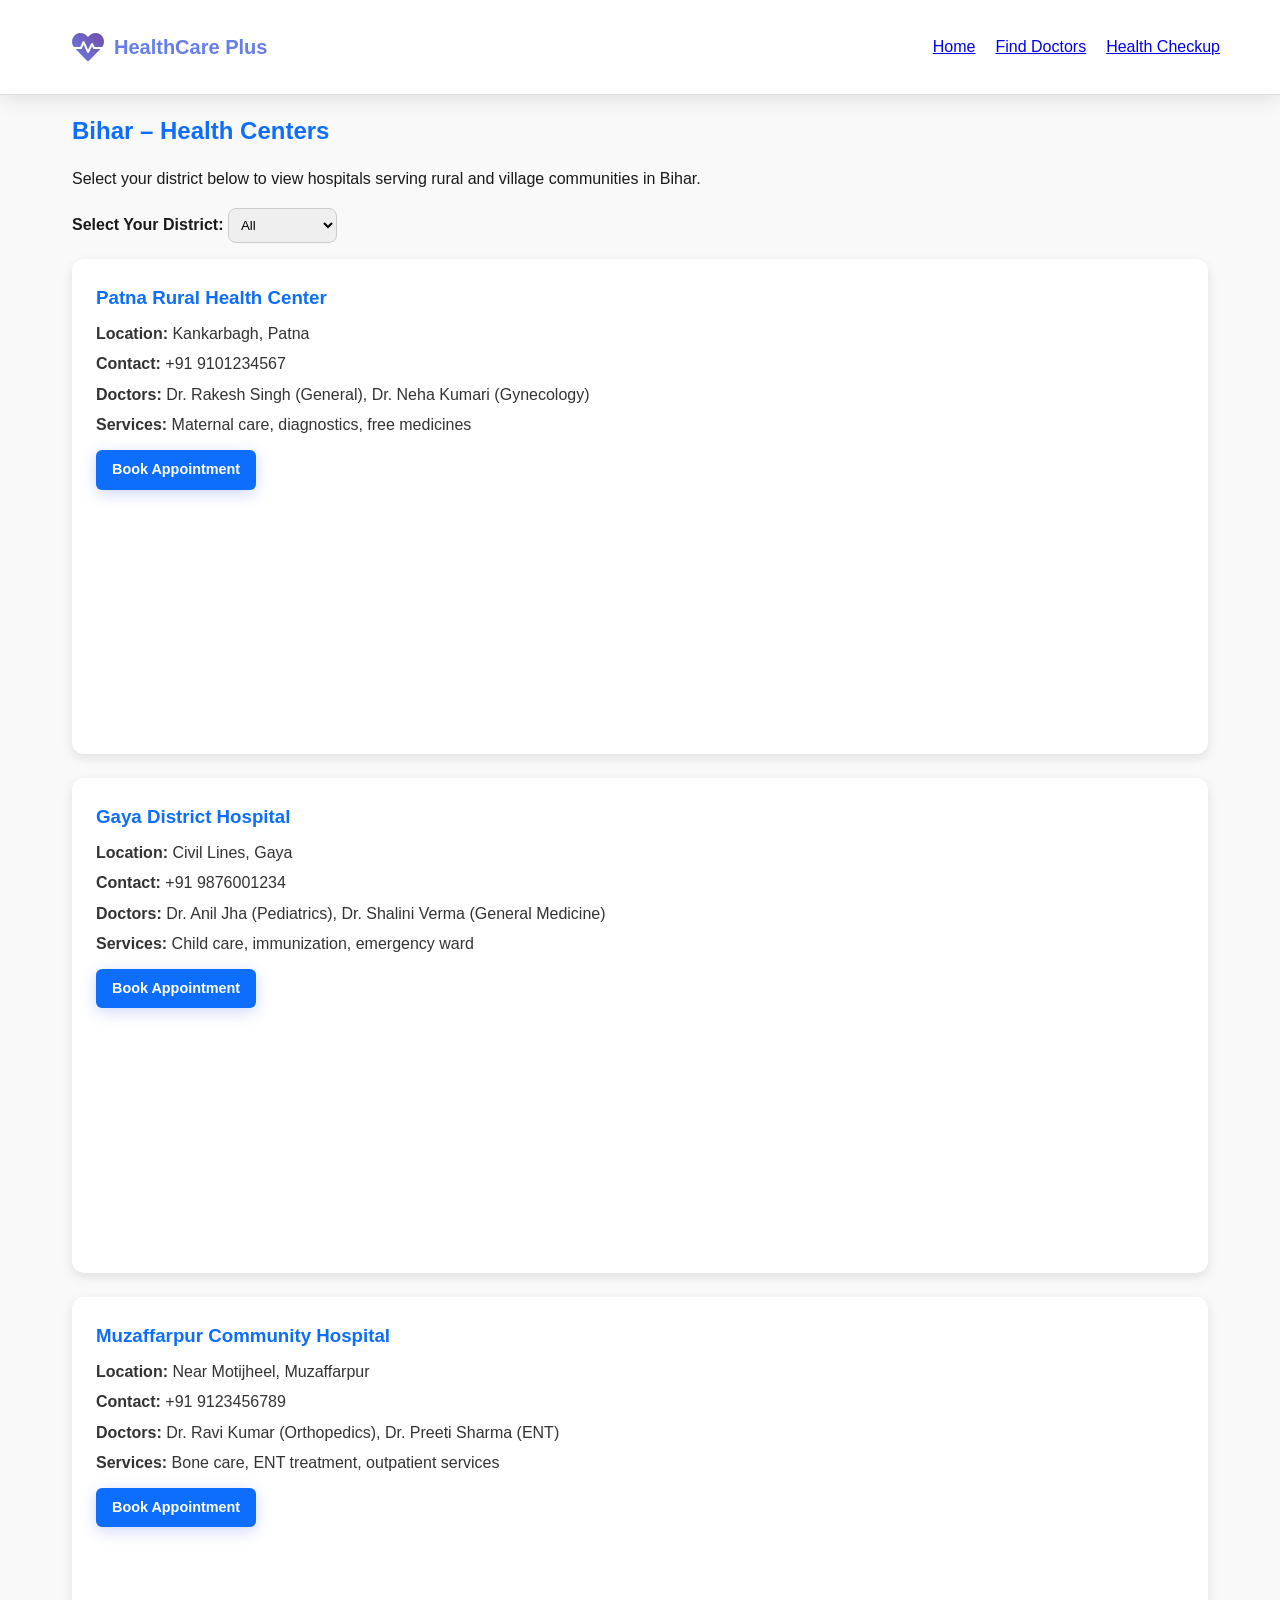
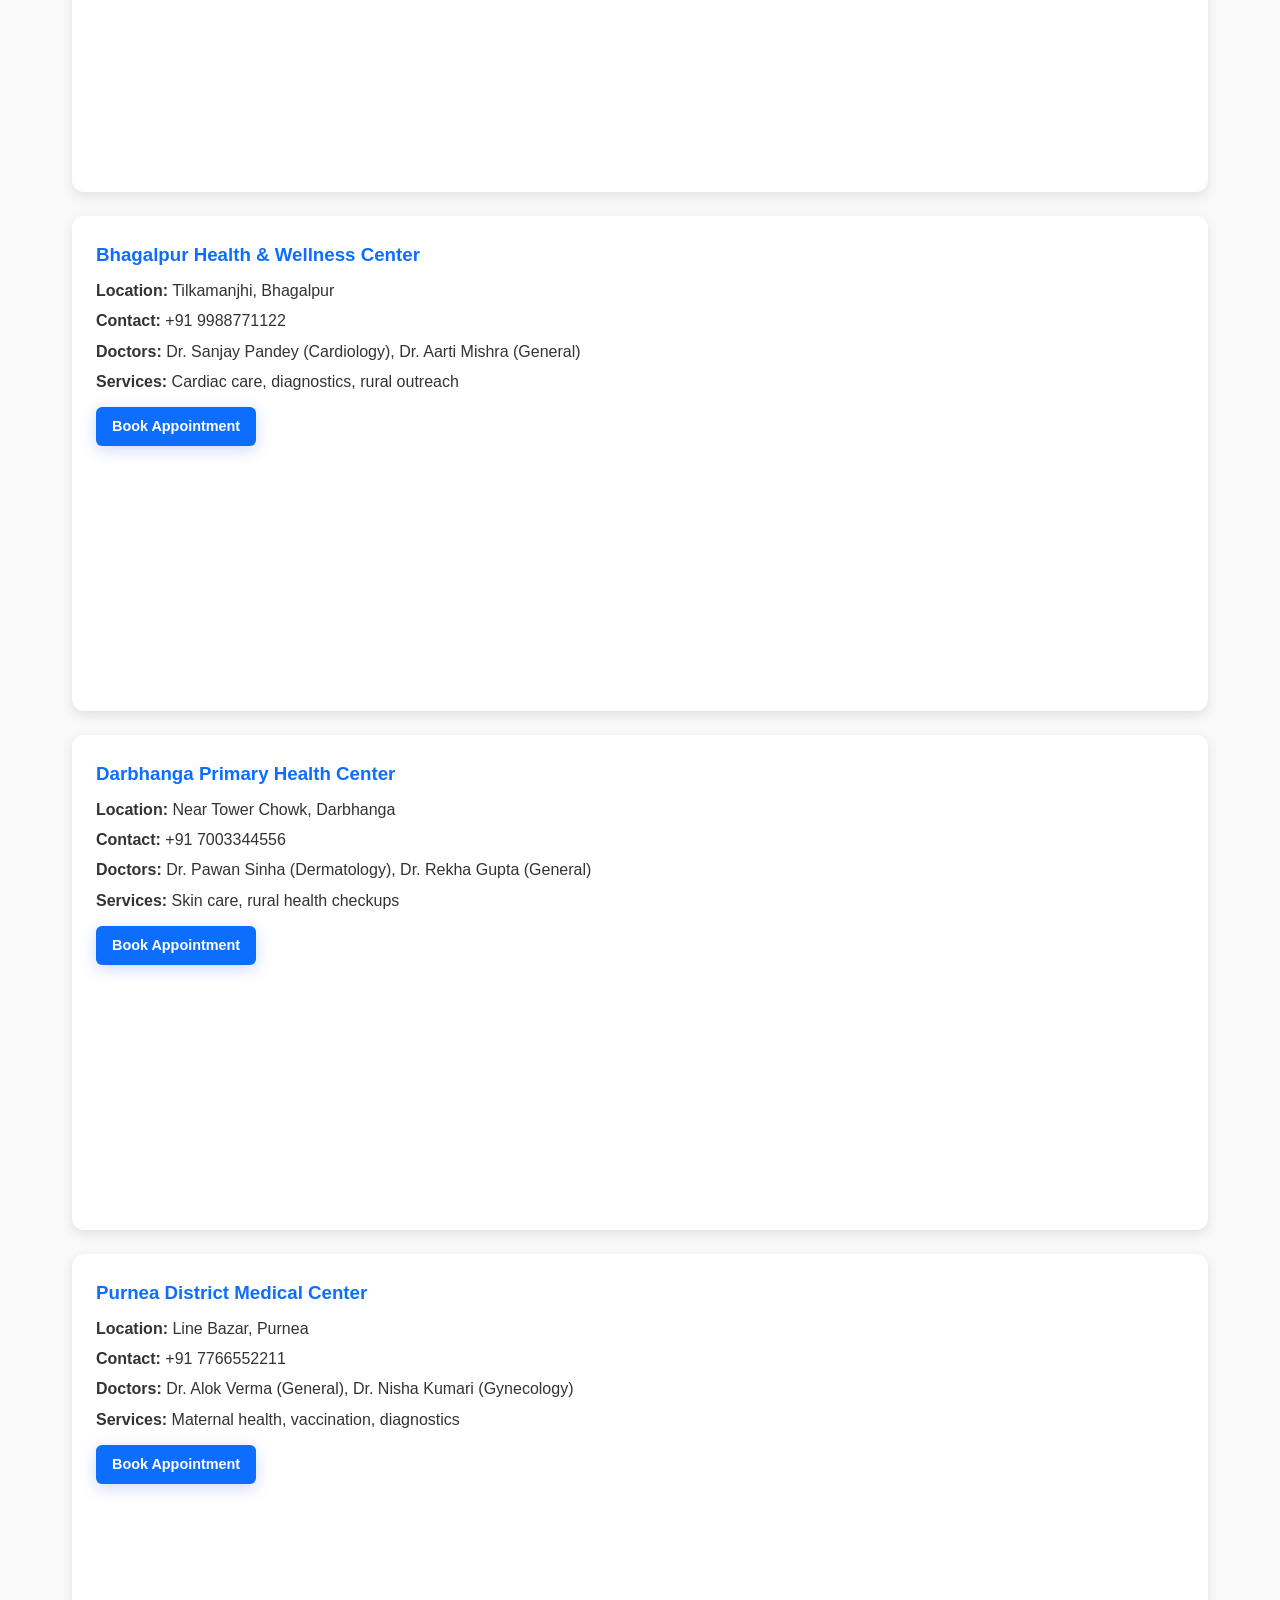
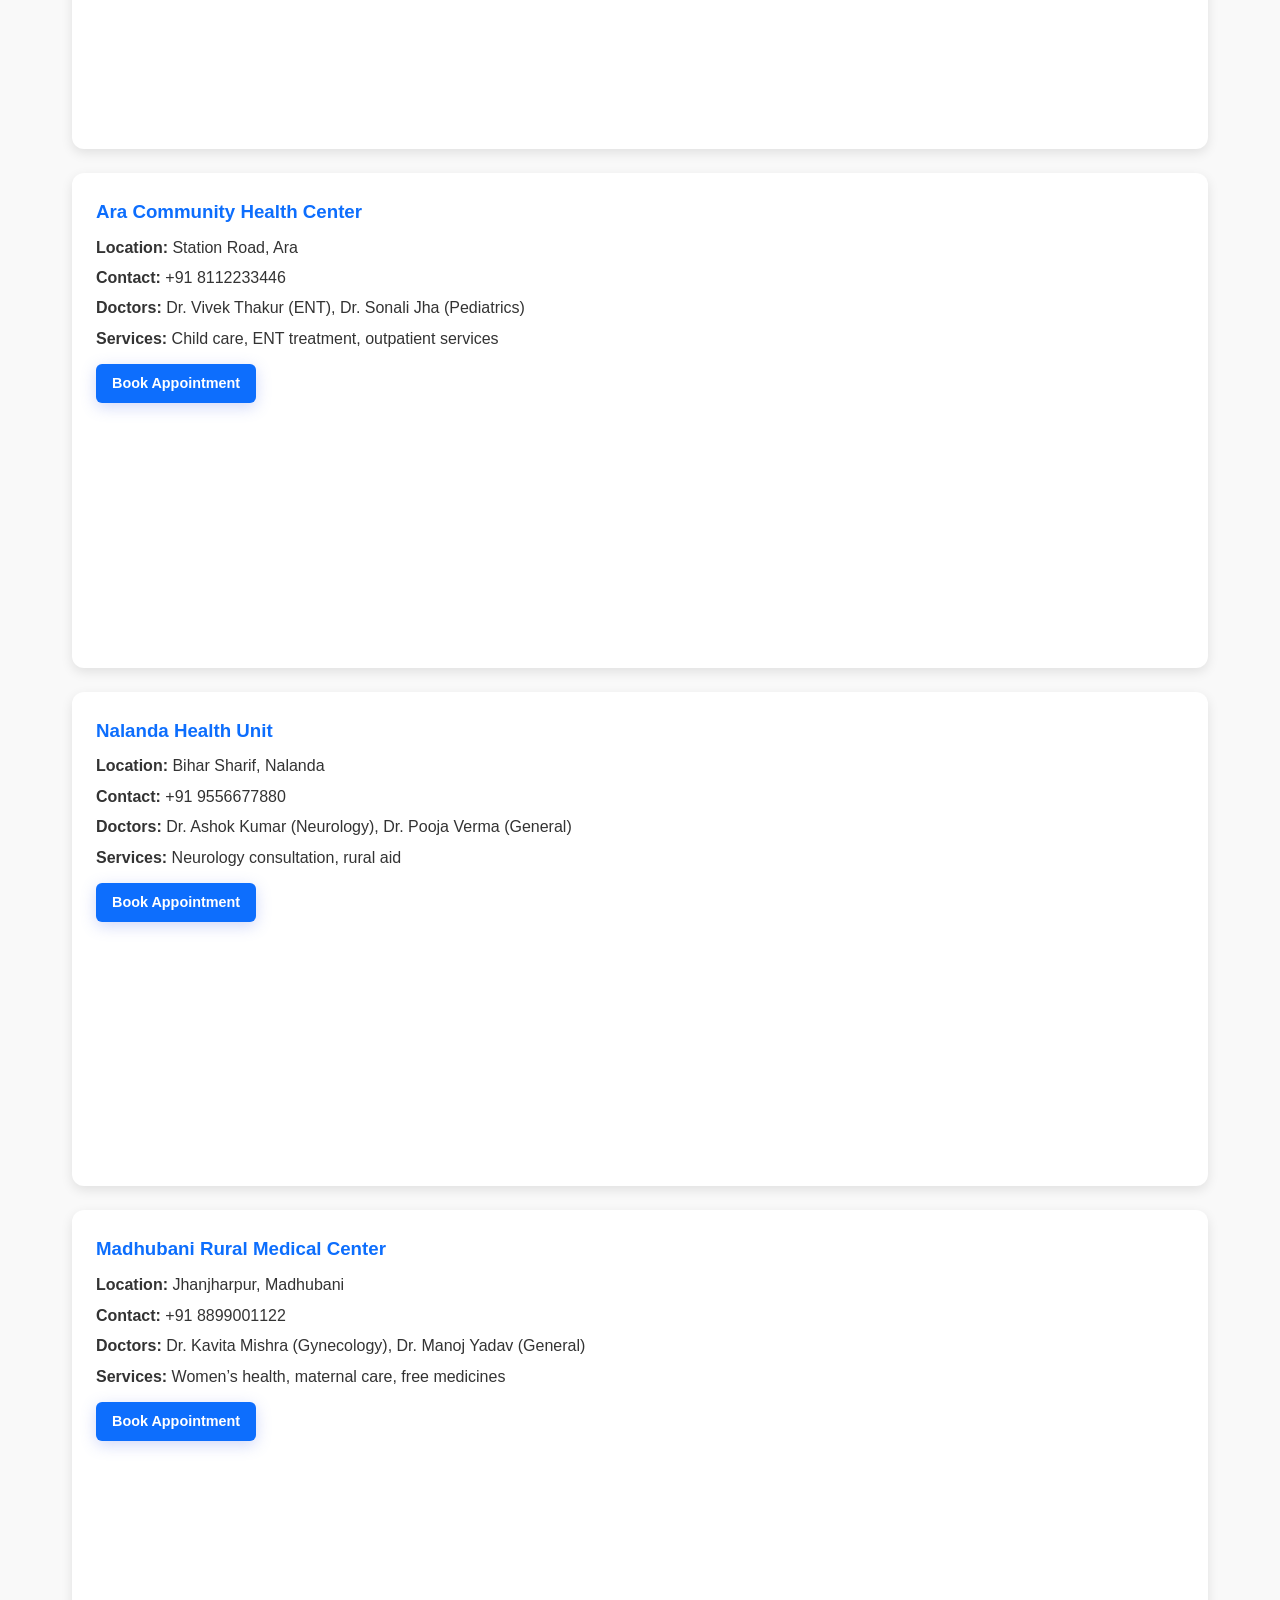
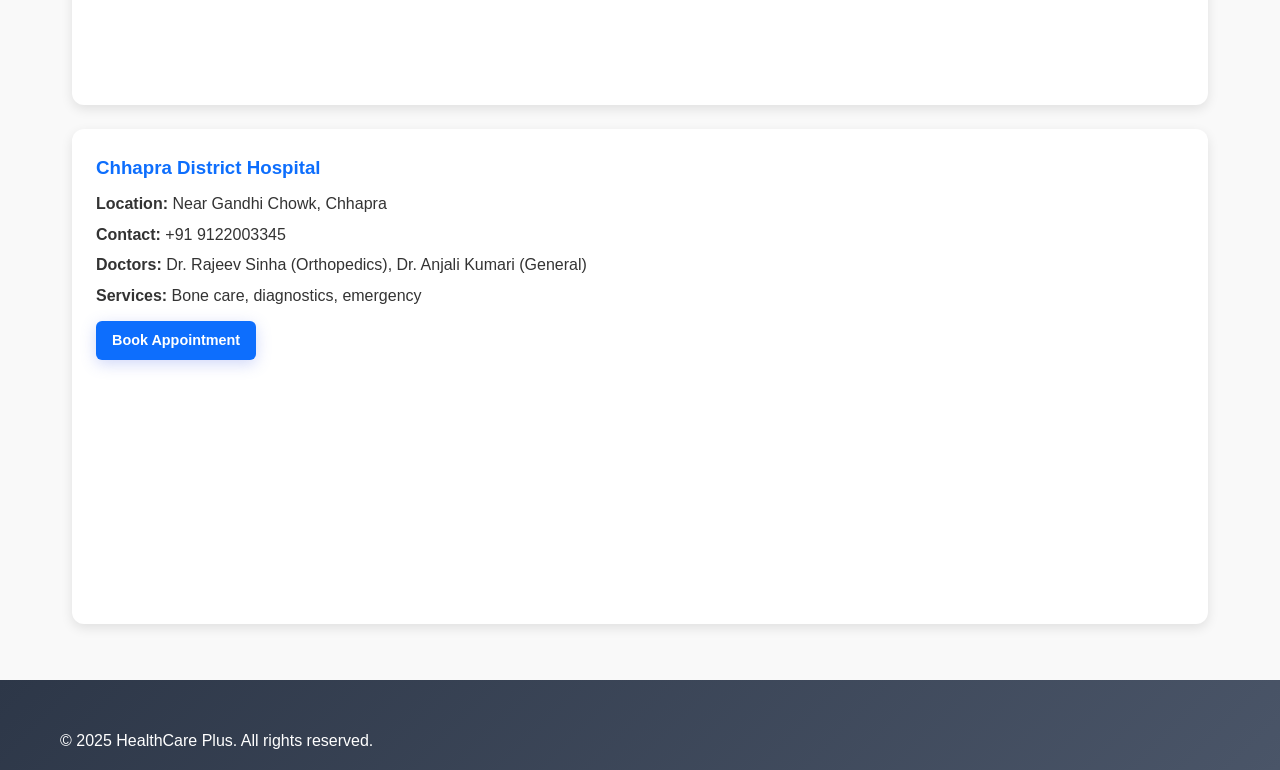
<file: locations/bihar.html>
<!DOCTYPE html>
<html lang="en">
<head>
  <meta charset="UTF-8">
  <meta name="viewport" content="width=device-width, initial-scale=1.0">
  <title>Bihar Health Centers - HealthCare Plus</title>
  <link rel="stylesheet" href="../style.css">
  <link rel="stylesheet" href="https://cdnjs.cloudflare.com/ajax/libs/font-awesome/6.0.0/css/all.min.css">
  <style>
    body { background: #f9f9f9; font-family: Arial, sans-serif; }
    .state-page { padding: 2rem; max-width: 1200px; margin: auto; }
    .state-page h1 { color: #0d6efd; margin-bottom: 1rem; }
    .hospital-card {
      background: #fff; border-radius: 12px; box-shadow: 0 4px 12px rgba(0,0,0,0.1);
      padding: 1.5rem; margin-bottom: 1.5rem; transition: transform 0.2s;
    }
    .hospital-card:hover { transform: translateY(-4px); }
    .hospital-card h3 { color: #0d6efd; margin-bottom: .5rem; }
    .hospital-card p { margin: .3rem 0; color: #333; }
    .hospital-card iframe { width: 100%; height: 220px; border-radius: 10px; margin-top: .8rem; border: none; }
    .district-select { margin: 1rem 0; padding: .5rem; border-radius: 8px; border: 1px solid #ccc; }
    .btn { display: inline-block; margin-top: .5rem; padding: .5rem 1rem; border-radius: 6px; text-decoration: none; }
    .btn-primary { background: #0d6efd; color: #fff; }
    .btn-primary:hover { background: #0b5ed7; }
  </style>
</head>
<body>
  <header class="header">
    <nav class="navbar">
      <div class="nav-container">
        <div class="nav-logo">
          <i class="fas fa-heartbeat"></i>
          <span>HealthCare Plus</span>
        </div>
        <div class="nav-menu">
          <a href="../index.html">Home</a>
          <a href="../doctor.html">Find Doctors</a>
          <a href="../health-checkup.html">Health Checkup</a>
        </div>
      </div>
    </nav>
  </header>

  <section class="state-page">
    <h1>Bihar – Health Centers</h1>
    <p>Select your district below to view hospitals serving rural and village communities in Bihar.</p>

    <!-- District Selection -->
    <label for="district"><strong>Select Your District:</strong></label>
    <select id="district" class="district-select" onchange="filterHospitals()">
      <option value="all">All</option>
      <option value="patna">Patna</option>
      <option value="gaya">Gaya</option>
      <option value="muzaffarpur">Muzaffarpur</option>
      <option value="bhagalpur">Bhagalpur</option>
      <option value="darbhanga">Darbhanga</option>
      <option value="purnea">Purnea</option>
      <option value="ara">Ara</option>
      <option value="nalanda">Nalanda</option>
      <option value="madhubani">Madhubani</option>
      <option value="chhapra">Chhapra</option>
    </select>

    <!-- Hospitals -->
    <div id="hospital-list">

      <div class="hospital-card" data-district="patna">
        <h3>Patna Rural Health Center</h3>
        <p><strong>Location:</strong> Kankarbagh, Patna</p>
        <p><strong>Contact:</strong> +91 9101234567</p>
        <p><strong>Doctors:</strong> Dr. Rakesh Singh (General), Dr. Neha Kumari (Gynecology)</p>
        <p><strong>Services:</strong> Maternal care, diagnostics, free medicines</p>
        <a href="../index.html#appointment-form" class="btn btn-primary">Book Appointment</a>
        <iframe src="https://www.google.com/maps/embed?..."></iframe>
      </div>

      <div class="hospital-card" data-district="gaya">
        <h3>Gaya District Hospital</h3>
        <p><strong>Location:</strong> Civil Lines, Gaya</p>
        <p><strong>Contact:</strong> +91 9876001234</p>
        <p><strong>Doctors:</strong> Dr. Anil Jha (Pediatrics), Dr. Shalini Verma (General Medicine)</p>
        <p><strong>Services:</strong> Child care, immunization, emergency ward</p>
        <a href="../index.html#appointment-form" class="btn btn-primary">Book Appointment</a>
        <iframe src="https://www.google.com/maps/embed?..."></iframe>
      </div>

      <div class="hospital-card" data-district="muzaffarpur">
        <h3>Muzaffarpur Community Hospital</h3>
        <p><strong>Location:</strong> Near Motijheel, Muzaffarpur</p>
        <p><strong>Contact:</strong> +91 9123456789</p>
        <p><strong>Doctors:</strong> Dr. Ravi Kumar (Orthopedics), Dr. Preeti Sharma (ENT)</p>
        <p><strong>Services:</strong> Bone care, ENT treatment, outpatient services</p>
        <a href="../index.html#appointment-form" class="btn btn-primary">Book Appointment</a>
        <iframe src="https://www.google.com/maps/embed?..."></iframe>
      </div>

      <div class="hospital-card" data-district="bhagalpur">
        <h3>Bhagalpur Health & Wellness Center</h3>
        <p><strong>Location:</strong> Tilkamanjhi, Bhagalpur</p>
        <p><strong>Contact:</strong> +91 9988771122</p>
        <p><strong>Doctors:</strong> Dr. Sanjay Pandey (Cardiology), Dr. Aarti Mishra (General)</p>
        <p><strong>Services:</strong> Cardiac care, diagnostics, rural outreach</p>
        <a href="../index.html#appointment-form" class="btn btn-primary">Book Appointment</a>
        <iframe src="https://www.google.com/maps/embed?..."></iframe>
      </div>

      <div class="hospital-card" data-district="darbhanga">
        <h3>Darbhanga Primary Health Center</h3>
        <p><strong>Location:</strong> Near Tower Chowk, Darbhanga</p>
        <p><strong>Contact:</strong> +91 7003344556</p>
        <p><strong>Doctors:</strong> Dr. Pawan Sinha (Dermatology), Dr. Rekha Gupta (General)</p>
        <p><strong>Services:</strong> Skin care, rural health checkups</p>
        <a href="../index.html#appointment-form" class="btn btn-primary">Book Appointment</a>
        <iframe src="https://www.google.com/maps/embed?..."></iframe>
      </div>

      <div class="hospital-card" data-district="purnea">
        <h3>Purnea District Medical Center</h3>
        <p><strong>Location:</strong> Line Bazar, Purnea</p>
        <p><strong>Contact:</strong> +91 7766552211</p>
        <p><strong>Doctors:</strong> Dr. Alok Verma (General), Dr. Nisha Kumari (Gynecology)</p>
        <p><strong>Services:</strong> Maternal health, vaccination, diagnostics</p>
        <a href="../index.html#appointment-form" class="btn btn-primary">Book Appointment</a>
        <iframe src="https://www.google.com/maps/embed?..."></iframe>
      </div>

      <div class="hospital-card" data-district="ara">
        <h3>Ara Community Health Center</h3>
        <p><strong>Location:</strong> Station Road, Ara</p>
        <p><strong>Contact:</strong> +91 8112233446</p>
        <p><strong>Doctors:</strong> Dr. Vivek Thakur (ENT), Dr. Sonali Jha (Pediatrics)</p>
        <p><strong>Services:</strong> Child care, ENT treatment, outpatient services</p>
        <a href="../index.html#appointment-form" class="btn btn-primary">Book Appointment</a>
        <iframe src="https://www.google.com/maps/embed?..."></iframe>
      </div>

      <div class="hospital-card" data-district="nalanda">
        <h3>Nalanda Health Unit</h3>
        <p><strong>Location:</strong> Bihar Sharif, Nalanda</p>
        <p><strong>Contact:</strong> +91 9556677880</p>
        <p><strong>Doctors:</strong> Dr. Ashok Kumar (Neurology), Dr. Pooja Verma (General)</p>
        <p><strong>Services:</strong> Neurology consultation, rural aid</p>
        <a href="../index.html#appointment-form" class="btn btn-primary">Book Appointment</a>
        <iframe src="https://www.google.com/maps/embed?..."></iframe>
      </div>

      <div class="hospital-card" data-district="madhubani">
        <h3>Madhubani Rural Medical Center</h3>
        <p><strong>Location:</strong> Jhanjharpur, Madhubani</p>
        <p><strong>Contact:</strong> +91 8899001122</p>
        <p><strong>Doctors:</strong> Dr. Kavita Mishra (Gynecology), Dr. Manoj Yadav (General)</p>
        <p><strong>Services:</strong> Women’s health, maternal care, free medicines</p>
        <a href="../index.html#appointment-form" class="btn btn-primary">Book Appointment</a>
        <iframe src="https://www.google.com/maps/embed?..."></iframe>
      </div>

      <div class="hospital-card" data-district="chhapra">
        <h3>Chhapra District Hospital</h3>
        <p><strong>Location:</strong> Near Gandhi Chowk, Chhapra</p>
        <p><strong>Contact:</strong> +91 9122003345</p>
        <p><strong>Doctors:</strong> Dr. Rajeev Sinha (Orthopedics), Dr. Anjali Kumari (General)</p>
        <p><strong>Services:</strong> Bone care, diagnostics, emergency</p>
        <a href="../index.html#appointment-form" class="btn btn-primary">Book Appointment</a>
        <iframe src="https://www.google.com/maps/embed?..."></iframe>
      </div>

    </div>
  </section>

  <footer class="footer">
    <div class="container">
      <p>&copy; 2025 HealthCare Plus. All rights reserved.</p>
    </div>
  </footer>

  <script>
    function filterHospitals() {
      const district = document.getElementById('district').value;
      const hospitals = document.querySelectorAll('.hospital-card');
      hospitals.forEach(hospital => {
        if (district === "all" || hospital.dataset.district === district) {
          hospital.style.display = "block";
        } else {
          hospital.style.display = "none";
        }
      });
    }
  </script>
</body>
</html>
</file>
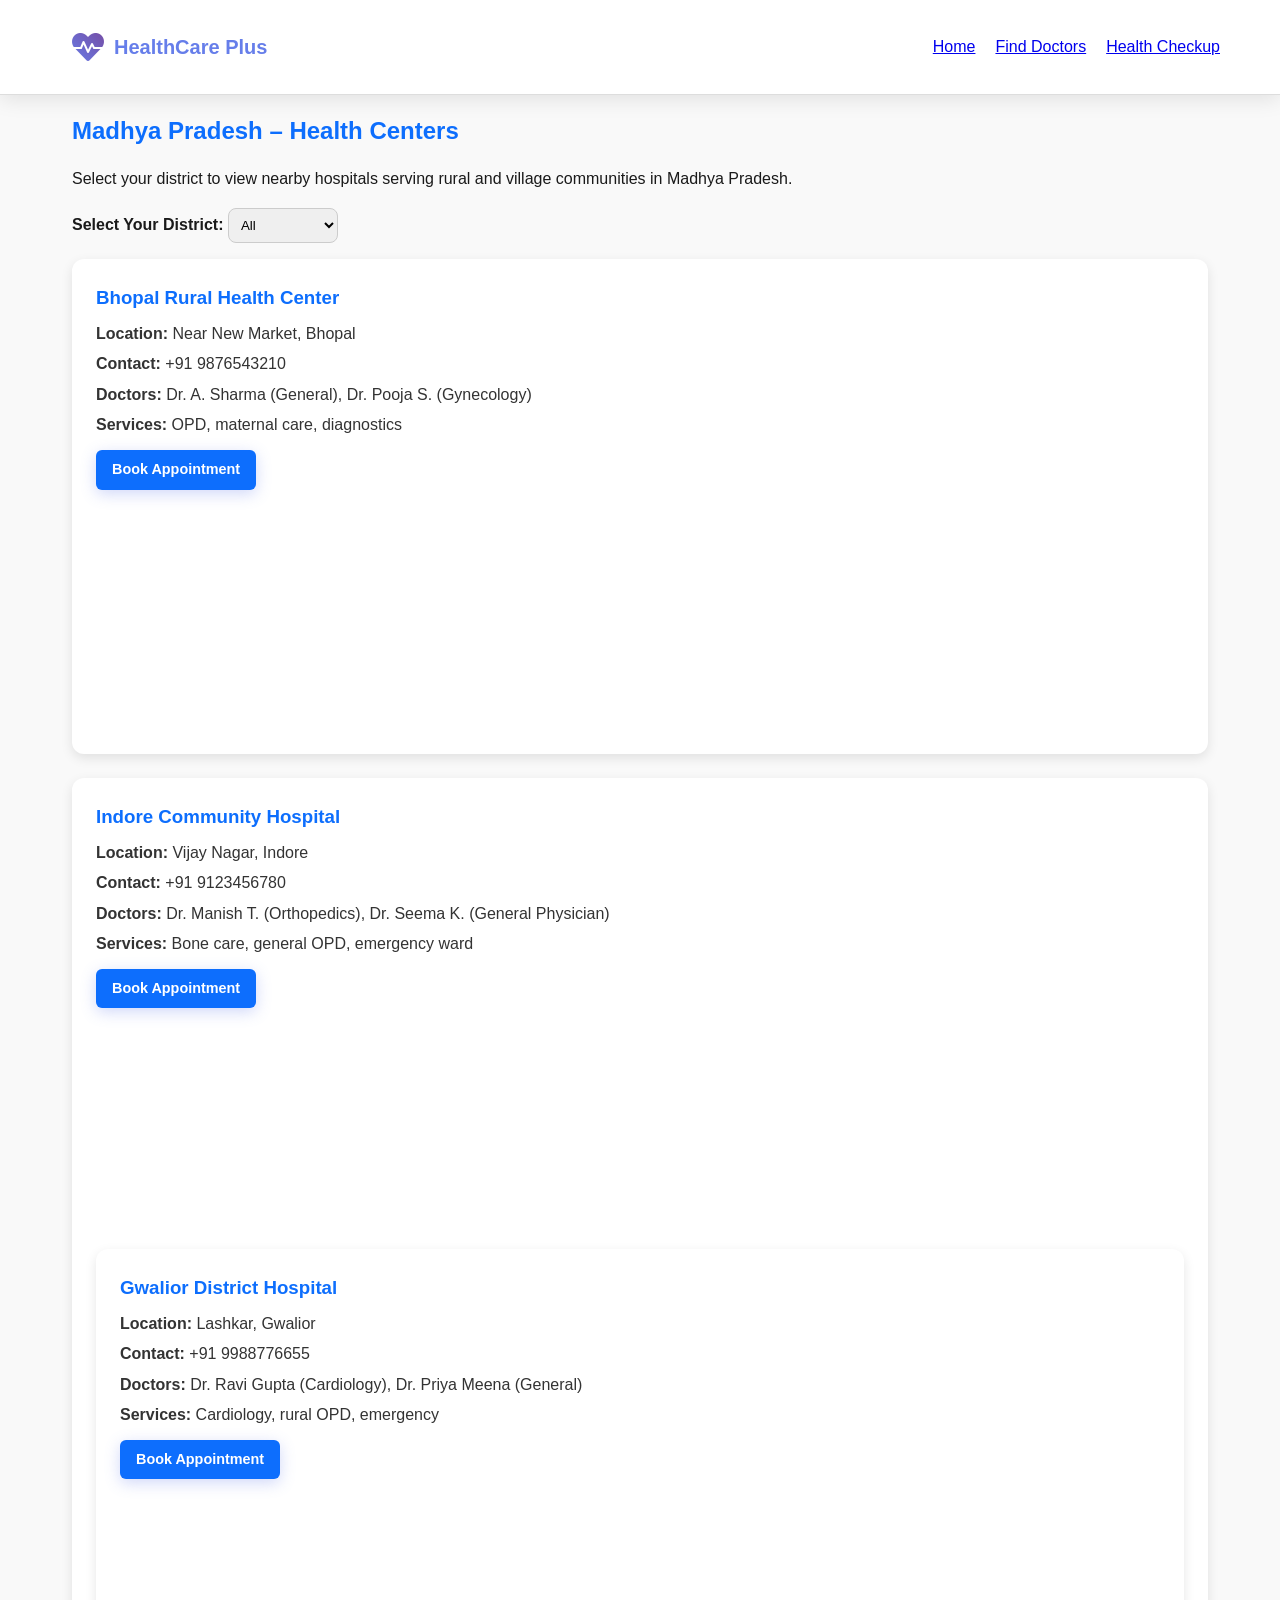
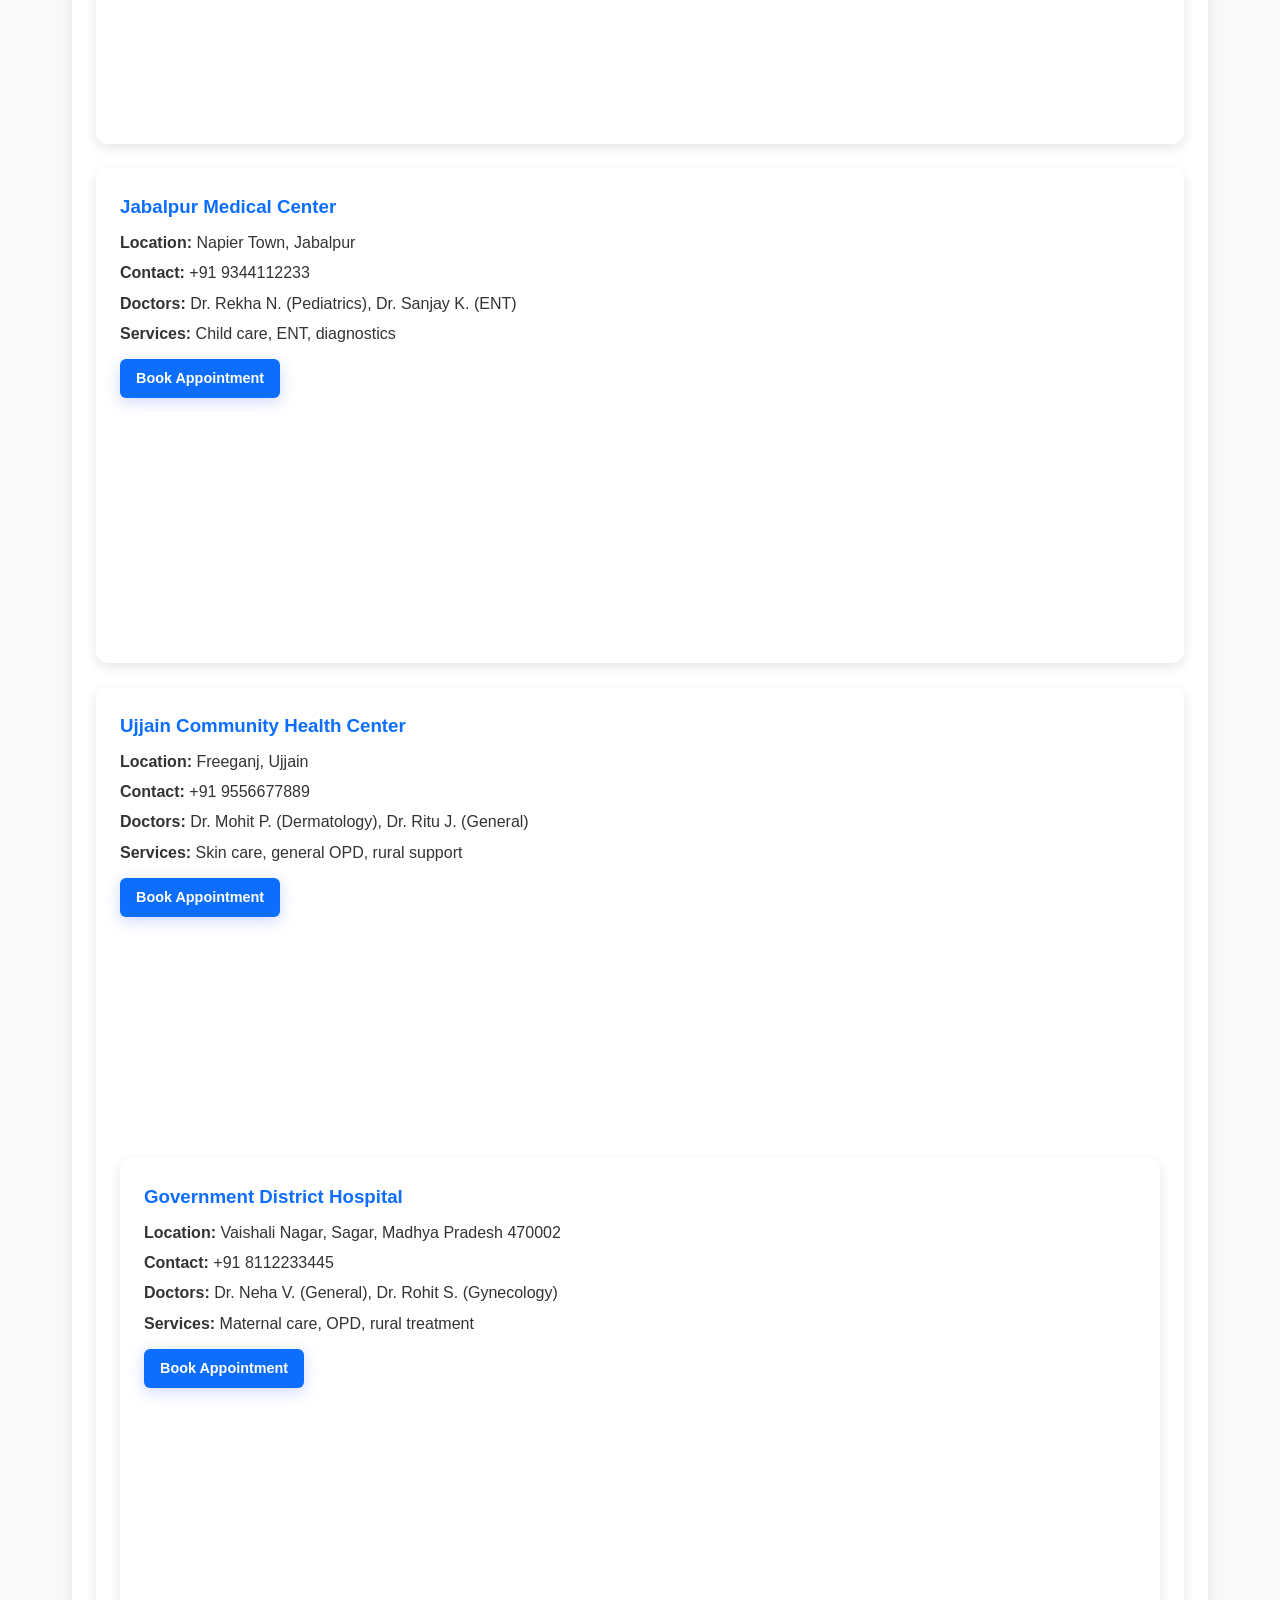
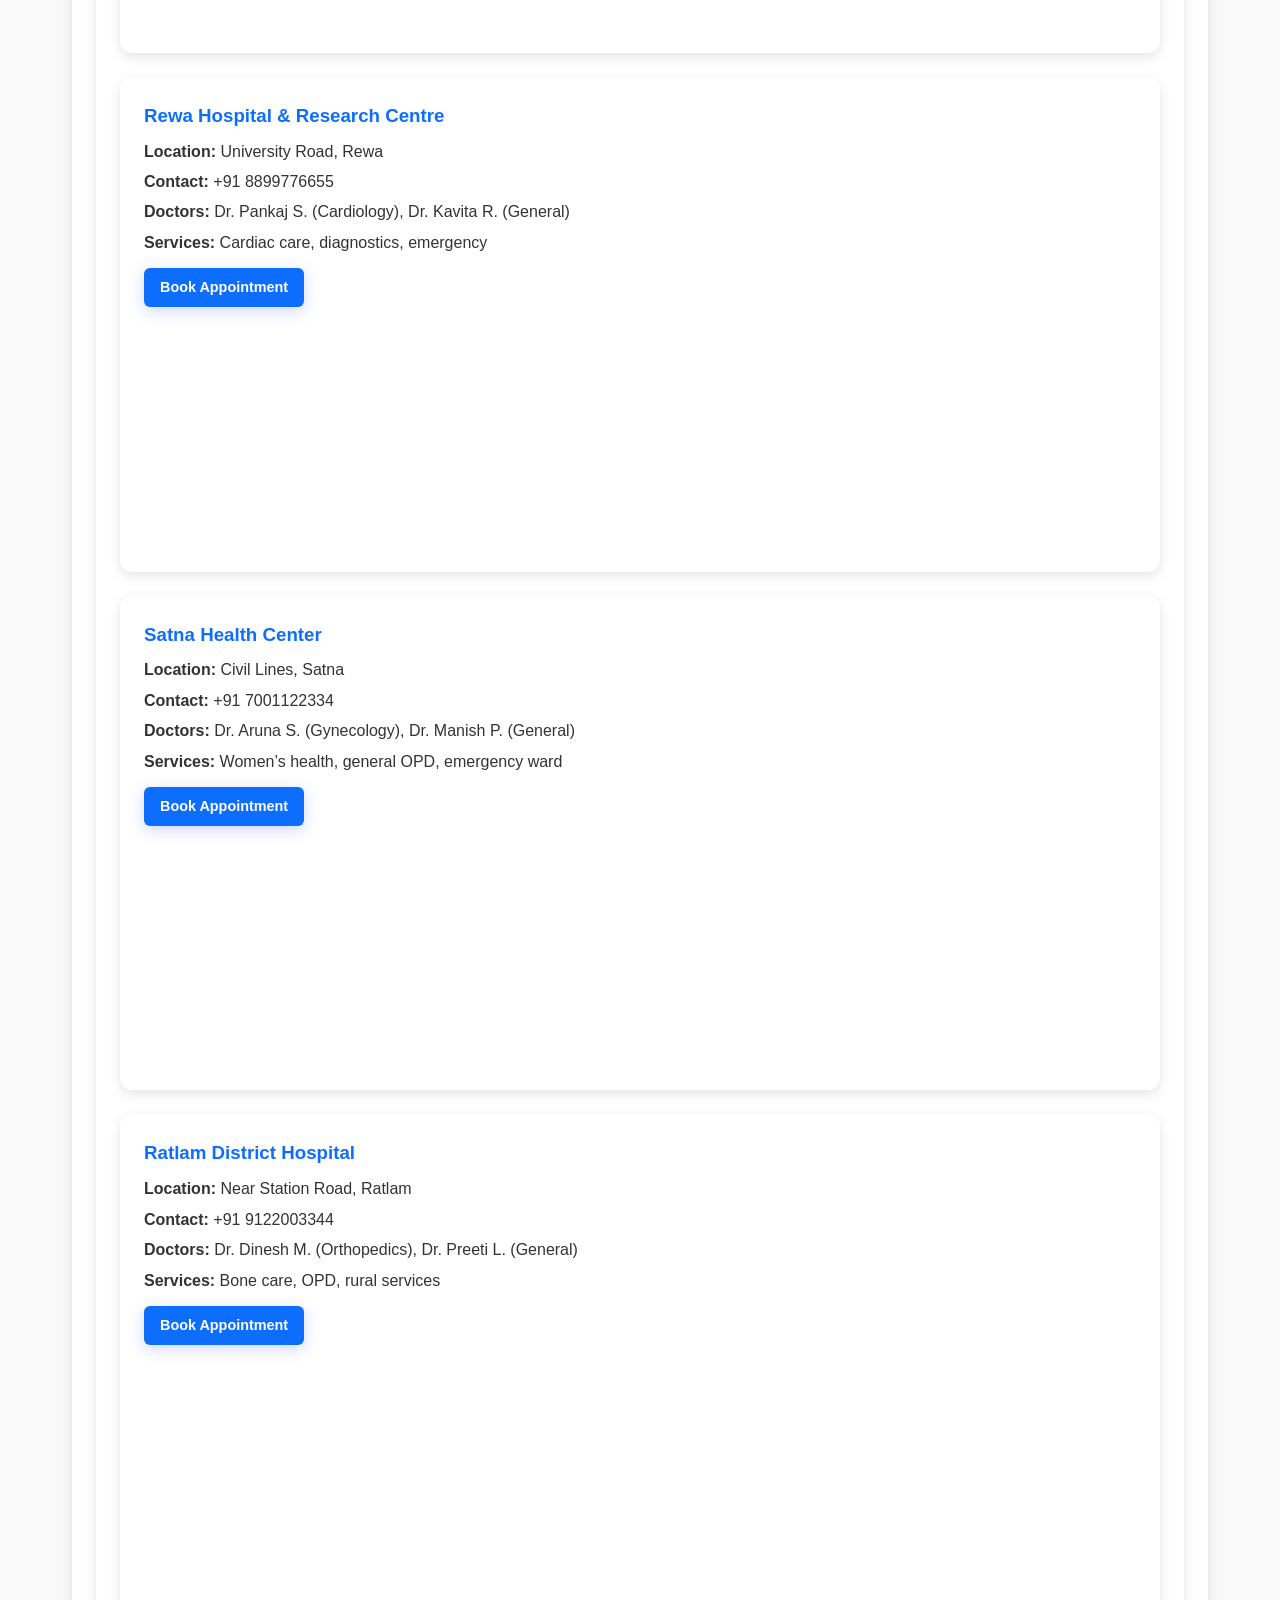
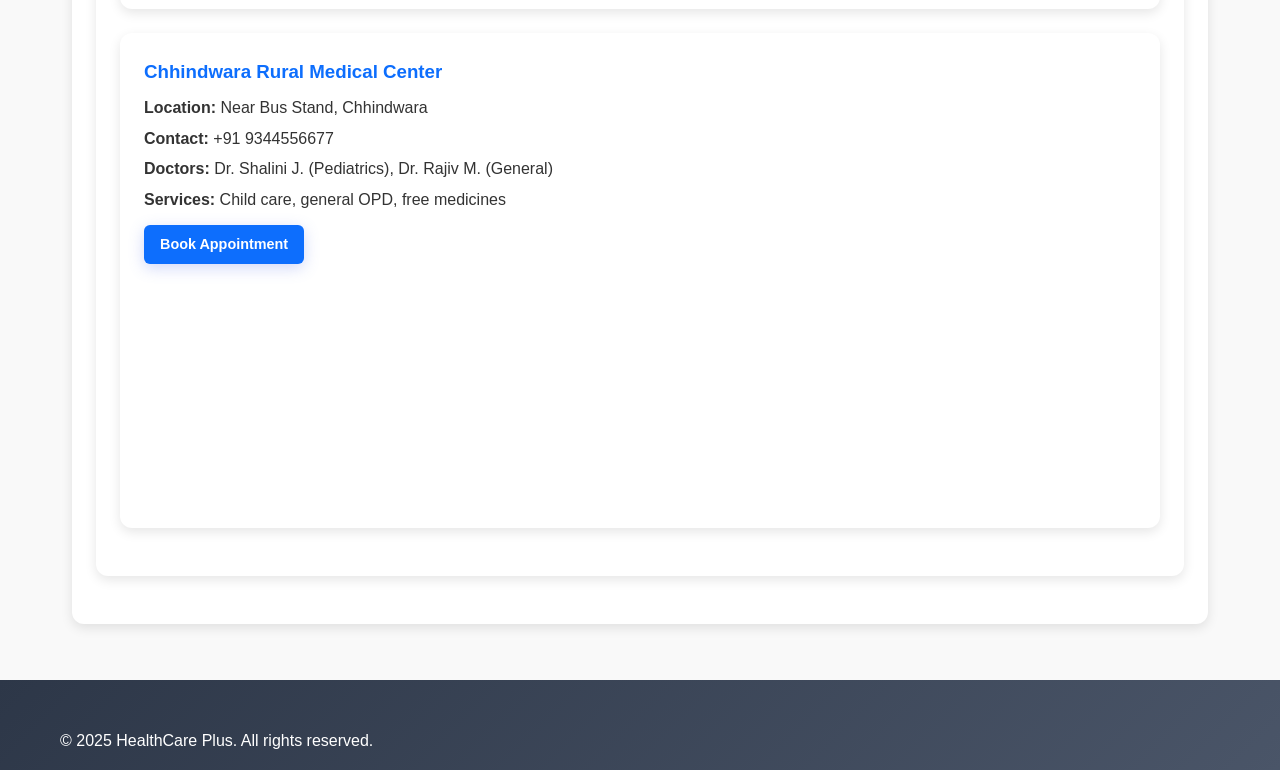
<file: locations/madhya-pradesh.html>
<!DOCTYPE html>
<html lang="en">
<head>
  <meta charset="UTF-8">
  <meta name="viewport" content="width=device-width, initial-scale=1.0">
  <title>Madhya Pradesh Health Centers - HealthCare Plus</title>
  <link rel="stylesheet" href="../style.css">
  <link rel="stylesheet" href="https://cdnjs.cloudflare.com/ajax/libs/font-awesome/6.0.0/css/all.min.css">
  <style>
    body { background: #f9f9f9; font-family: Arial, sans-serif; }
    .state-page { padding: 2rem; max-width: 1200px; margin: auto; }
    .state-page h1 { color: #0d6efd; margin-bottom: 1rem; }
    .hospital-card {
      background: #fff; border-radius: 12px; box-shadow: 0 4px 12px rgba(0,0,0,0.1);
      padding: 1.5rem; margin-bottom: 1.5rem; transition: transform 0.2s;
    }
    .hospital-card:hover { transform: translateY(-4px); }
    .hospital-card h3 { color: #0d6efd; margin-bottom: .5rem; }
    .hospital-card p { margin: .3rem 0; color: #333; }
    .hospital-card iframe { width: 100%; height: 220px; border-radius: 10px; margin-top: .8rem; border: none; }
    .district-select { margin: 1rem 0; padding: .5rem; border-radius: 8px; border: 1px solid #ccc; }
    .btn { display: inline-block; margin-top: .5rem; padding: .5rem 1rem; border-radius: 6px; text-decoration: none; }
    .btn-primary { background: #0d6efd; color: #fff; }
    .btn-primary:hover { background: #0b5ed7; }
  </style>
</head>
<body>
  <header class="header">
    <nav class="navbar">
      <div class="nav-container">
        <div class="nav-logo">
          <i class="fas fa-heartbeat"></i>
          <span>HealthCare Plus</span>
        </div>
        <div class="nav-menu">
          <a href="../index.html">Home</a>
          <a href="../doctor.html">Find Doctors</a>
          <a href="../health-checkup.html">Health Checkup</a>
        </div>
      </div>
    </nav>
  </header>

  <section class="state-page">
    <h1>Madhya Pradesh – Health Centers</h1>
    <p>Select your district to view nearby hospitals serving rural and village communities in Madhya Pradesh.</p>

    <!-- District Selection -->
    <label for="district"><strong>Select Your District:</strong></label>
    <select id="district" class="district-select" onchange="filterHospitals()">
      <option value="all">All</option>
      <option value="bhopal">Bhopal</option>
      <option value="indore">Indore</option>
      <option value="gwalior">Gwalior</option>
      <option value="jabalpur">Jabalpur</option>
      <option value="ujjain">Ujjain</option>
      <option value="sagar">Sagar</option>
      <option value="rewa">Rewa</option>
      <option value="satna">Satna</option>
      <option value="ratlam">Ratlam</option>
      <option value="chhindwara">Chhindwara</option>
    </select>

    <!-- Hospitals -->
    <div id="hospital-list">

      <!-- 1 Bhopal -->
      <div class="hospital-card" data-district="bhopal">
        <h3>Bhopal Rural Health Center</h3>
        <p><strong>Location:</strong> Near New Market, Bhopal</p>
        <p><strong>Contact:</strong> +91 9876543210</p>
        <p><strong>Doctors:</strong> Dr. A. Sharma (General), Dr. Pooja S. (Gynecology)</p>
        <p><strong>Services:</strong> OPD, maternal care, diagnostics</p>
        <a href="../index.html#appointment-form" class="btn btn-primary">Book Appointment</a>
        <iframe src="https://www.google.com/maps/embed?pb=!1m18!1m12!1m3!1d1883909.6790333856!2d75.88386450000002!3d22.746406549999996!2m3!1f0!2f0!3f0!3m2!1i1024!2i768!4f13.1!3m3!1m2!1s0x39633b31a5ecd869%3A0xdb3c23c67093d2b2!2sRural%20health%20care%20and%20training%20centre%20amaltas%20institute%20of%20medical%20sciences!5e0!3m2!1sen!2sin!4v1758143278108!5m2!1sen!2sin" width="600" height="450" style="border:0;" allowfullscreen="" loading="lazy" referrerpolicy="no-referrer-when-downgrade"></iframe>
      </div>

      <!-- 2 Indore -->
      <div class="hospital-card" data-district="indore">
        <h3>Indore Community Hospital</h3>
        <p><strong>Location:</strong> Vijay Nagar, Indore</p>
        <p><strong>Contact:</strong> +91 9123456780</p>
        <p><strong>Doctors:</strong> Dr. Manish T. (Orthopedics), Dr. Seema K. (General Physician)</p>
        <p><strong>Services:</strong> Bone care, general OPD, emergency ward</p>
        <a href="../index.html#appointment-form" class="btn btn-primary">Book Appointment</a>
       <iframe src="https://www.google.com/maps/embed?pb=!1m18!1m12!1m3!1d117744.35493958658!2d75.8838645!3d22.746406550000003!2m3!1f0!2f0!3f0!3m2!1i1024!2i768!4f13.1!3m3!1m2!1s0x39631decdbf6d15f%3A0x4239e95c68ea8d80!2sIndore%20city%20hospital!5e0!3m2!1sen!2sin!4v1758143231246!5m2!1sen!2sin" width="600" height="450" style="border:0;" allowfullscreen="" loading="lazy" referrerpolicy="no-referrer-when-downgrade"></iframe>

      <!-- 3 Gwalior -->
      <div class="hospital-card" data-district="gwalior">
        <h3>Gwalior District Hospital</h3>
        <p><strong>Location:</strong> Lashkar, Gwalior</p>
        <p><strong>Contact:</strong> +91 9988776655</p>
        <p><strong>Doctors:</strong> Dr. Ravi Gupta (Cardiology), Dr. Priya Meena (General)</p>
        <p><strong>Services:</strong> Cardiology, rural OPD, emergency</p>
        <a href="../index.html#appointment-form" class="btn btn-primary">Book Appointment</a>
        <iframe src="https://www.google.com/maps/embed?pb=!1m18!1m12!1m3!1d57282.21851295896!2d78.09338477910157!3d26.192167400000034!2m3!1f0!2f0!3f0!3m2!1i1024!2i768!4f13.1!3m3!1m2!1s0x3976c5e9494498e3%3A0xb2072197dadd9fc6!2sGovernment%20Hospital!5e0!3m2!1sen!2sin!4v1758143193363!5m2!1sen!2sin" width="600" height="450" style="border:0;" allowfullscreen="" loading="lazy" referrerpolicy="no-referrer-when-downgrade"></iframe>
      </div>

      <!-- 4 Jabalpur -->
      <div class="hospital-card" data-district="jabalpur">
        <h3>Jabalpur Medical Center</h3>
        <p><strong>Location:</strong> Napier Town, Jabalpur</p>
        <p><strong>Contact:</strong> +91 9344112233</p>
        <p><strong>Doctors:</strong> Dr. Rekha N. (Pediatrics), Dr. Sanjay K. (ENT)</p>
        <p><strong>Services:</strong> Child care, ENT, diagnostics</p>
        <a href="../index.html#appointment-form" class="btn btn-primary">Book Appointment</a>
        <iframe src="https://www.google.com/maps/embed?pb=!1m18!1m12!1m3!1d58691.50282389659!2d79.90111287910159!3d23.162208500000002!2m3!1f0!2f0!3f0!3m2!1i1024!2i768!4f13.1!3m3!1m2!1s0x3981ae0c1f448c37%3A0x9f31bc59724bf53f!2sJabalpur%20Hospital%20and%20Research%20Centre%20-%20Best%20Hospital%20and%20Medical%20Centre%20in%20Jabalpur!5e0!3m2!1sen!2sin!4v1758143109723!5m2!1sen!2sin" width="600" height="450" style="border:0;" allowfullscreen="" loading="lazy" referrerpolicy="no-referrer-when-downgrade"></iframe>
      </div>

      <!-- 5 Ujjain -->
      <div class="hospital-card" data-district="ujjain">
        <h3>Ujjain Community Health Center</h3>
        <p><strong>Location:</strong> Freeganj, Ujjain</p>
        <p><strong>Contact:</strong> +91 9556677889</p>
        <p><strong>Doctors:</strong> Dr. Mohit P. (Dermatology), Dr. Ritu J. (General)</p>
        <p><strong>Services:</strong> Skin care, general OPD, rural support</p>
        <a href="../index.html#appointment-form" class="btn btn-primary">Book Appointment</a>
        <iframe src="https://www.google.com/maps/embed?pb=!1m18!1m12!1m3!1d29342.408319131737!2d75.78058795!3d23.177460599999996!2m3!1f0!2f0!3f0!3m2!1i1024!2i768!4f13.1!3m3!1m2!1s0x396375754a22669d%3A0x37941082e6dcb00f!2sCommunity%20health%20centre%2Cparwana%20%2CRd%20gardi%20medical%20college!5e0!3m2!1sen!2sin!4v1758143042408!5m2!1sen!2sin" width="600" height="450" style="border:0;" allowfullscreen="" loading="lazy" referrerpolicy="no-referrer-when-downgrade"></iframe>

      <!-- 6 Sagar -->
      <div class="hospital-card" data-district="sagar">
        <h3>Government District Hospital</h3>
        <p><strong>Location:</strong> Vaishali Nagar, Sagar, Madhya Pradesh 470002</p>
        <p><strong>Contact:</strong> +91 8112233445</p>
        <p><strong>Doctors:</strong> Dr. Neha V. (General), Dr. Rohit S. (Gynecology)</p>
        <p><strong>Services:</strong> Maternal care, OPD, rural treatment</p>
        <a href="../index.html#appointment-form" class="btn btn-primary">Book Appointment</a>
        <iframe src="https://www.google.com/maps/embed?pb=!1m18!1m12!1m3!1d7299.470640490208!2d78.75014509197122!3d23.828009214469784!2m3!1f0!2f0!3f0!3m2!1i1024!2i768!4f13.1!3m3!1m2!1s0x3978d3fc31194557%3A0x3c4315e56f34ff05!2sGovernment%20District%20Hospital!5e0!3m2!1sen!2sin!4v1758142121753!5m2!1sen!2sin" width="600" height="450" style="border:0;" allowfullscreen="" loading="lazy" referrerpolicy="no-referrer-when-downgrade"></iframe>
      </div>

      <!-- 7 Rewa -->
      <div class="hospital-card" data-district="rewa">
        <h3>Rewa Hospital & Research Centre</h3>
        <p><strong>Location:</strong> University Road, Rewa</p>
        <p><strong>Contact:</strong> +91 8899776655</p>
        <p><strong>Doctors:</strong> Dr. Pankaj S. (Cardiology), Dr. Kavita R. (General)</p>
        <p><strong>Services:</strong> Cardiac care, diagnostics, emergency</p>
        <a href="../index.html#appointment-form" class="btn btn-primary">Book Appointment</a>
        <iframe src="https://www.google.com/maps/embed?pb=!1m18!1m12!1m3!1d29035.537460382835!2d81.2770093743164!3d24.5393772!2m3!1f0!2f0!3f0!3m2!1i1024!2i768!4f13.1!3m3!1m2!1s0x39845a3ef15a78ad%3A0x6e62a604af04fb77!2sRewa%20Hospital%20and%20Research%20Centre!5e0!3m2!1sen!2sin!4v1758141992111!5m2!1sen!2sin" width="600" height="450" style="border:0;" allowfullscreen="" loading="lazy" referrerpolicy="no-referrer-when-downgrade"></iframe>
      </div>

      <!-- 8 Satna -->
      <div class="hospital-card" data-district="satna">
        <h3>Satna Health Center</h3>
        <p><strong>Location:</strong> Civil Lines, Satna</p>
        <p><strong>Contact:</strong> +91 7001122334</p>
        <p><strong>Doctors:</strong> Dr. Aruna S. (Gynecology), Dr. Manish P. (General)</p>
        <p><strong>Services:</strong> Women’s health, general OPD, emergency ward</p>
        <a href="../index.html#appointment-form" class="btn btn-primary">Book Appointment</a>
        <iframe src="https://www.google.com/maps/embed?pb=!1m18!1m12!1m3!1d7535638.716133542!2d75.88386450000002!3d22.746406549999996!2m3!1f0!2f0!3f0!3m2!1i1024!2i768!4f13.1!3m3!1m2!1s0x39847f33bbc05181%3A0x509c7873f5f0d9ef!2sPrimary%20Health%20Center!5e0!3m2!1sen!2sin!4v1758143342173!5m2!1sen!2sin" width="600" height="450" style="border:0;" allowfullscreen="" loading="lazy" referrerpolicy="no-referrer-when-downgrade"></iframe>
      </div>

      <!-- 9 Ratlam -->
      <div class="hospital-card" data-district="ratlam">
        <h3>Ratlam District Hospital</h3>
        <p><strong>Location:</strong> Near Station Road, Ratlam</p>
        <p><strong>Contact:</strong> +91 9122003344</p>
        <p><strong>Doctors:</strong> Dr. Dinesh M. (Orthopedics), Dr. Preeti L. (General)</p>
        <p><strong>Services:</strong> Bone care, OPD, rural services</p>
        <a href="../index.html#appointment-form" class="btn btn-primary">Book Appointment</a>
        <iframe src="https://www.google.com/maps/embed?pb=!1m18!1m12!1m3!1d936661.3075556309!2d75.10207399999997!3d23.50251555!2m3!1f0!2f0!3f0!3m2!1i1024!2i768!4f13.1!3m3!1m2!1s0x3963fbfe1c19168b%3A0x364731f32b74c084!2sRatlam%2C%20Madhya%20Pradesh!5e0!3m2!1sen!2sin!4v1758143402137!5m2!1sen!2sin" width="600" height="450" style="border:0;" allowfullscreen="" loading="lazy" referrerpolicy="no-referrer-when-downgrade"></iframe>
      </div>

      <!-- 10 Chhindwara -->
      <div class="hospital-card" data-district="chhindwara">
        <h3>Chhindwara Rural Medical Center</h3>
        <p><strong>Location:</strong> Near Bus Stand, Chhindwara</p>
        <p><strong>Contact:</strong> +91 9344556677</p>
        <p><strong>Doctors:</strong> Dr. Shalini J. (Pediatrics), Dr. Rajiv M. (General)</p>
        <p><strong>Services:</strong> Child care, general OPD, free medicines</p>
        <a href="../index.html#appointment-form" class="btn btn-primary">Book Appointment</a>
        <iframe src="https://www.google.com/maps/embed?pb=!1m18!1m12!1m3!1d14790.294559808006!2d78.92761996977535!3d22.065899300000012!2m3!1f0!2f0!3f0!3m2!1i1024!2i768!4f13.1!3m3!1m2!1s0x3bd5675f8cacde45%3A0xe19a6de6e89105eb!2sChhindwara%20Institute%20of%20Medical%20Sciences!5e0!3m2!1sen!2sin!4v1758143469851!5m2!1sen!2sin" width="600" height="450" style="border:0;" allowfullscreen="" loading="lazy" referrerpolicy="no-referrer-when-downgrade"></iframe>
      </div>

    </div>
  </section>

  <footer class="footer">
    <div class="container">
      <p>&copy; 2025 HealthCare Plus. All rights reserved.</p>
    </div>
  </footer>

  <script>
    function filterHospitals() {
      const district = document.getElementById('district').value;
      const hospitals = document.querySelectorAll('.hospital-card');
      hospitals.forEach(hospital => {
        if (district === "all" || hospital.dataset.district === district) {
          hospital.style.display = "block";
        } else {
          hospital.style.display = "none";
        }
      });
    }
  </script>
</body>
</html>
</file>
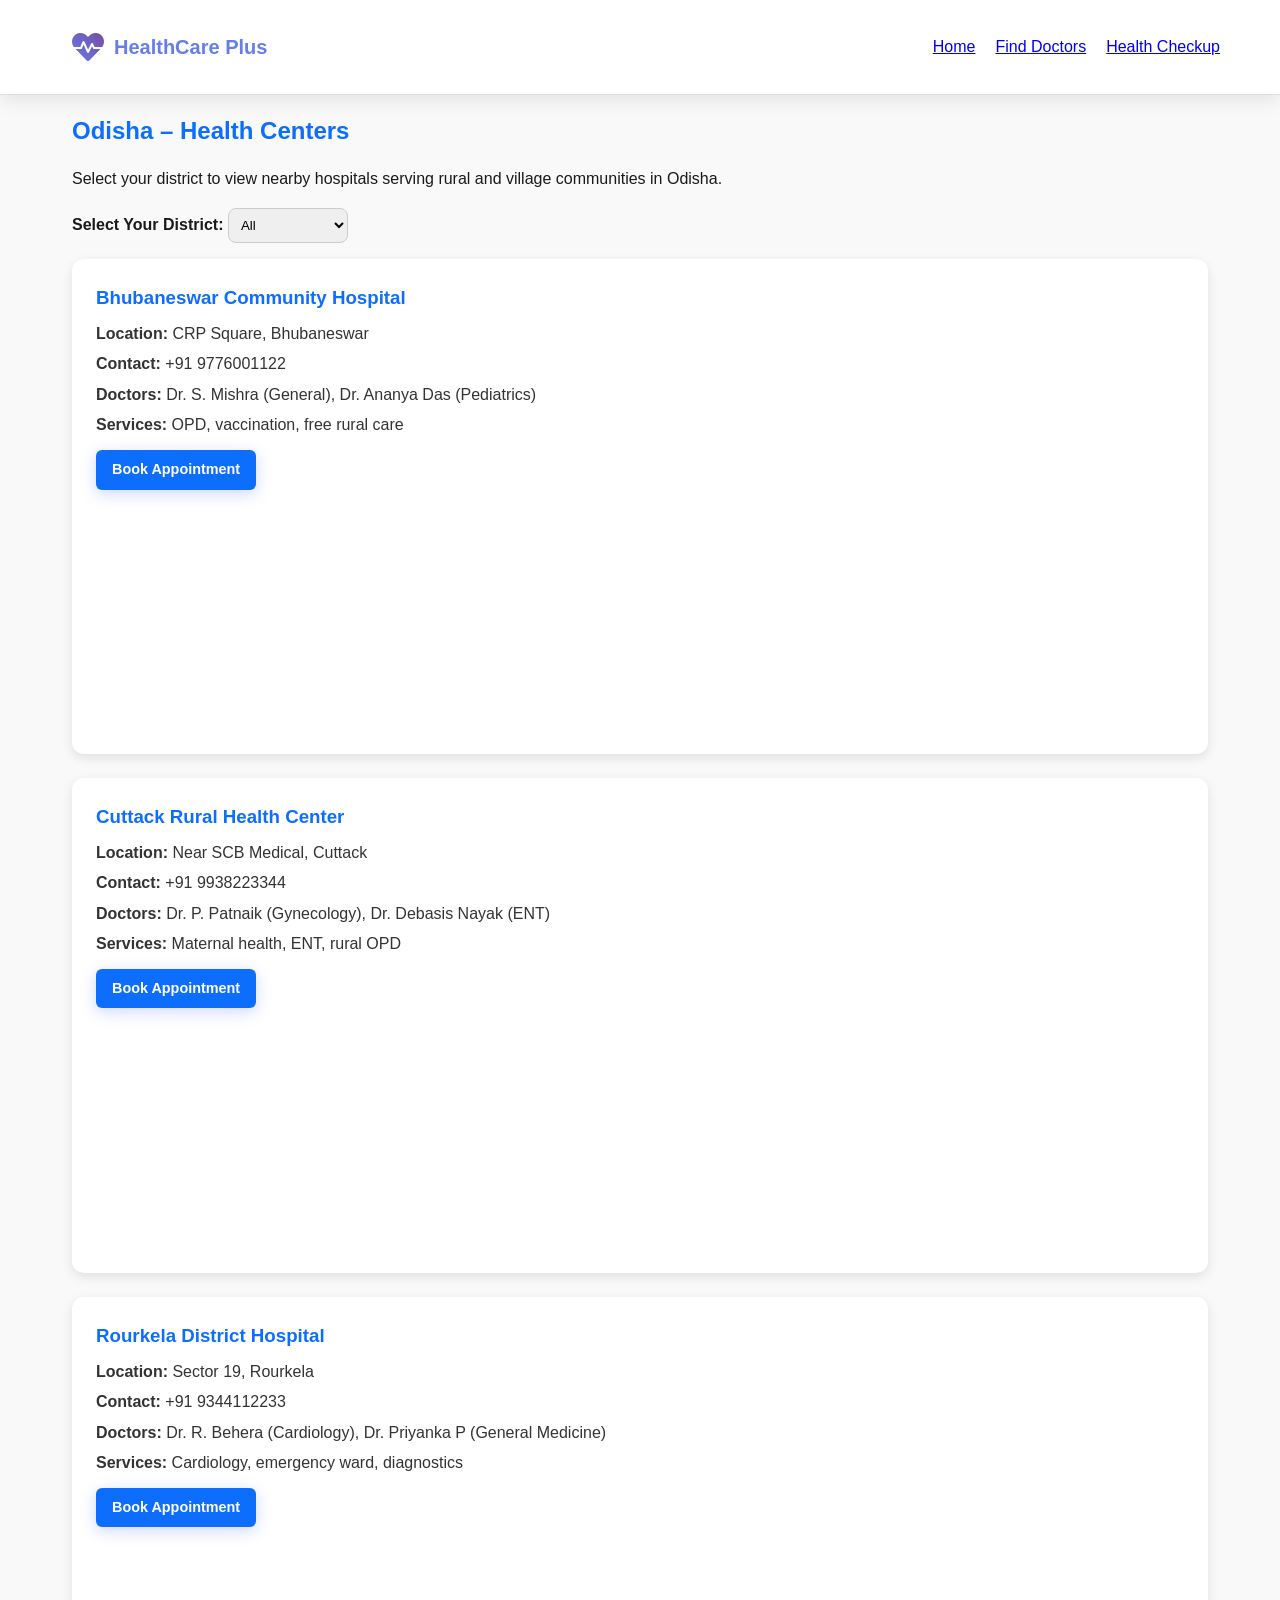
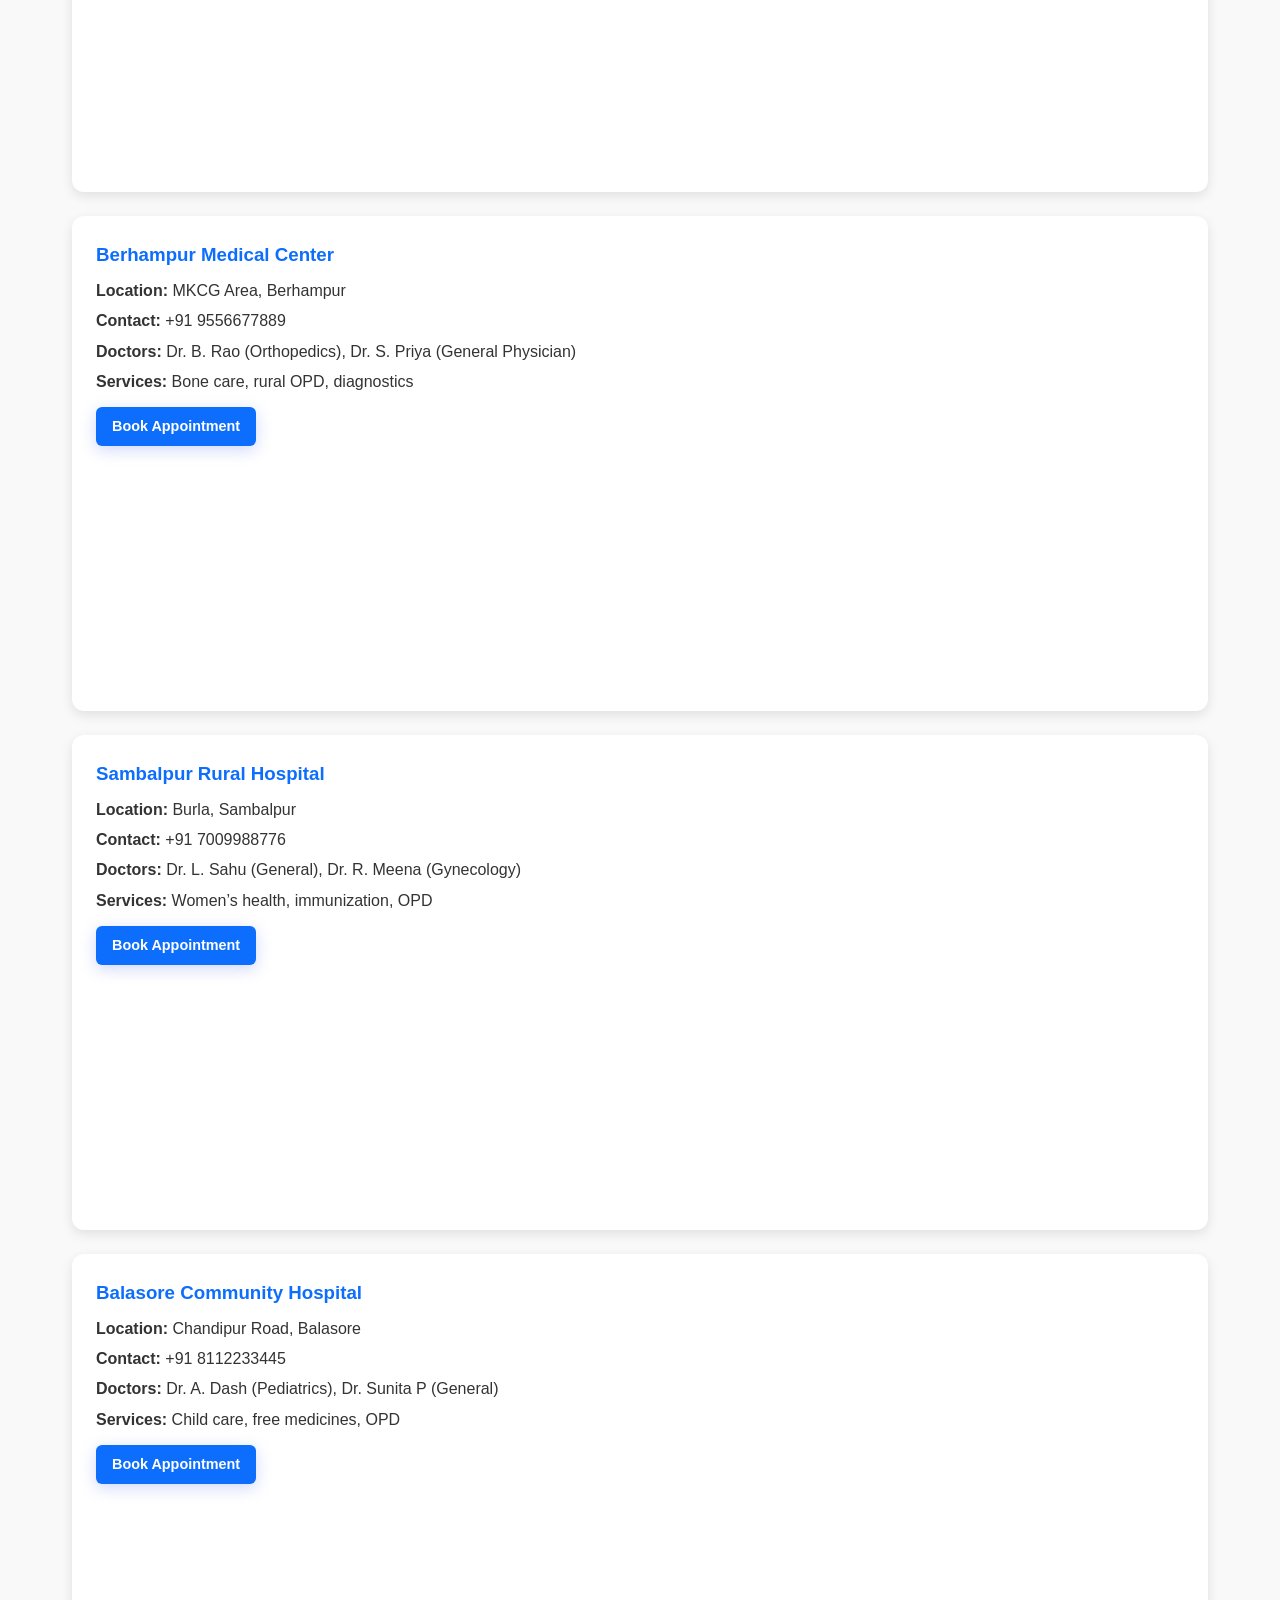
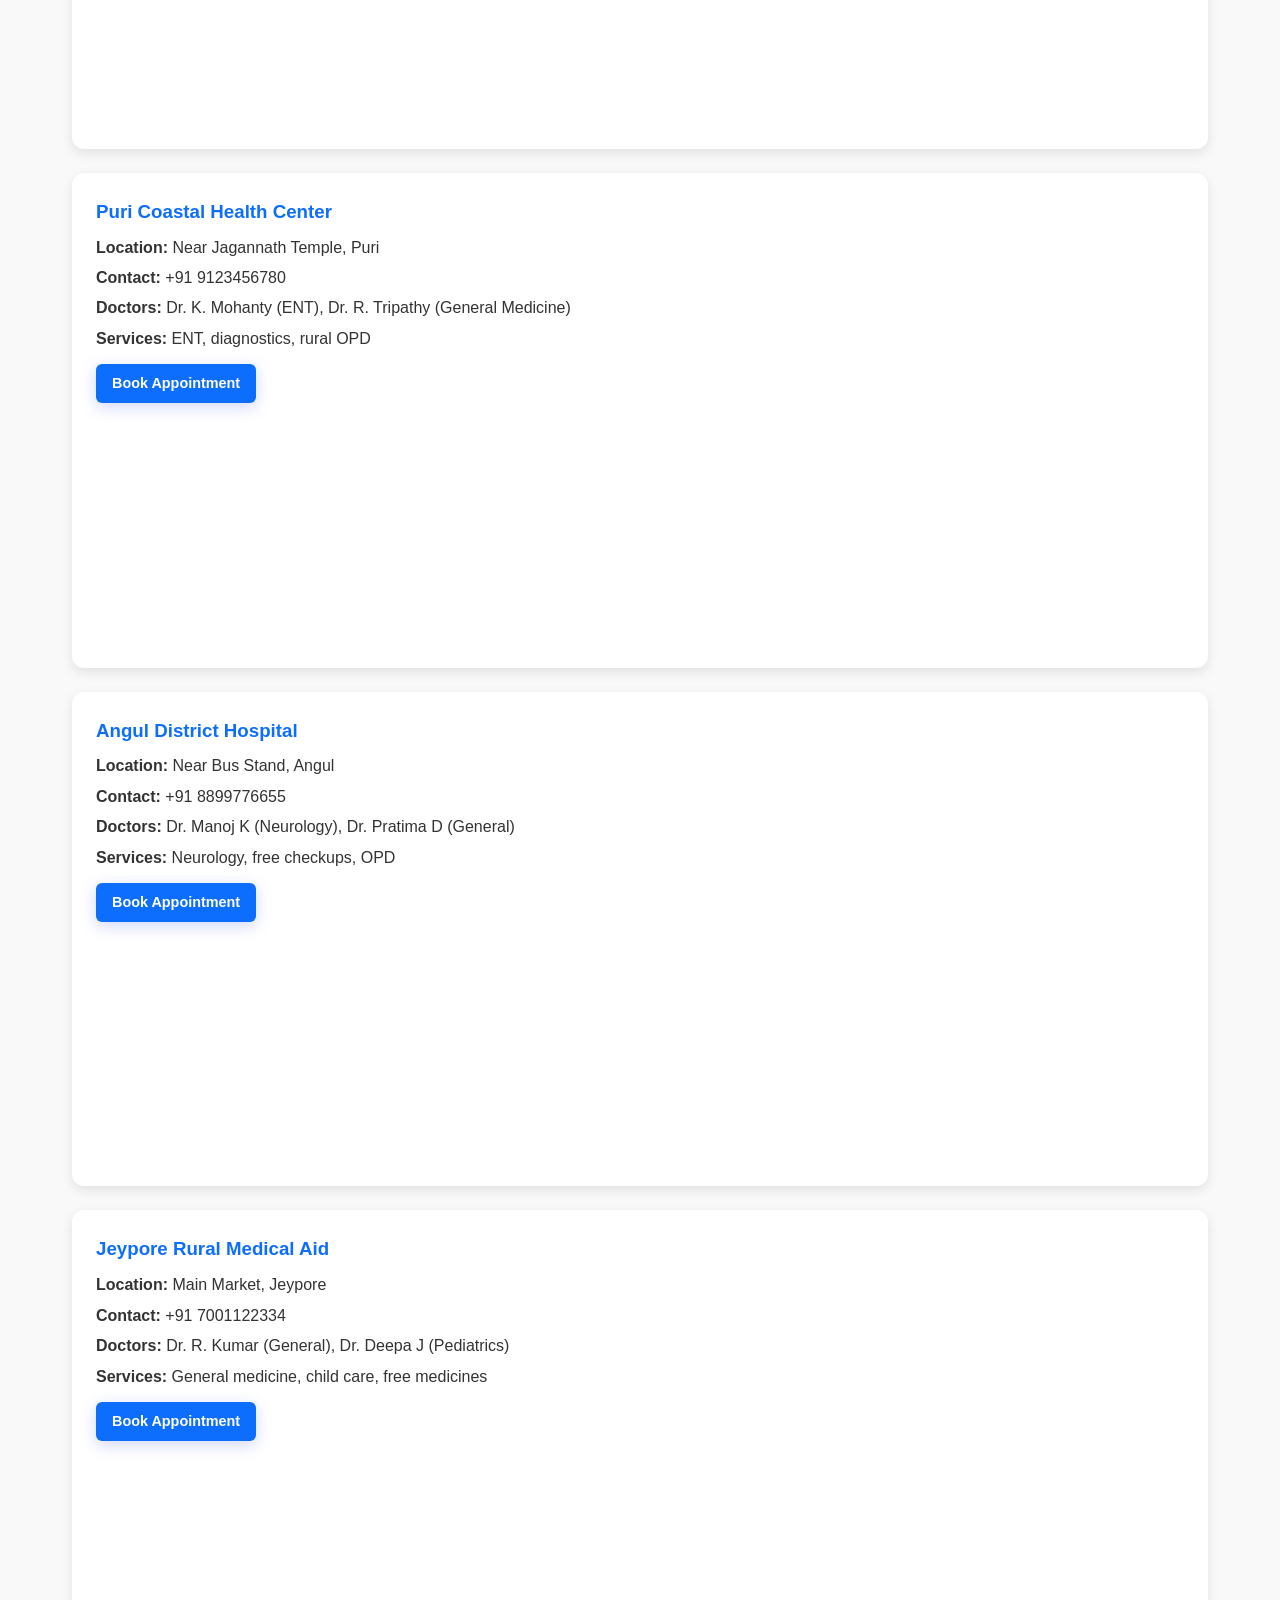
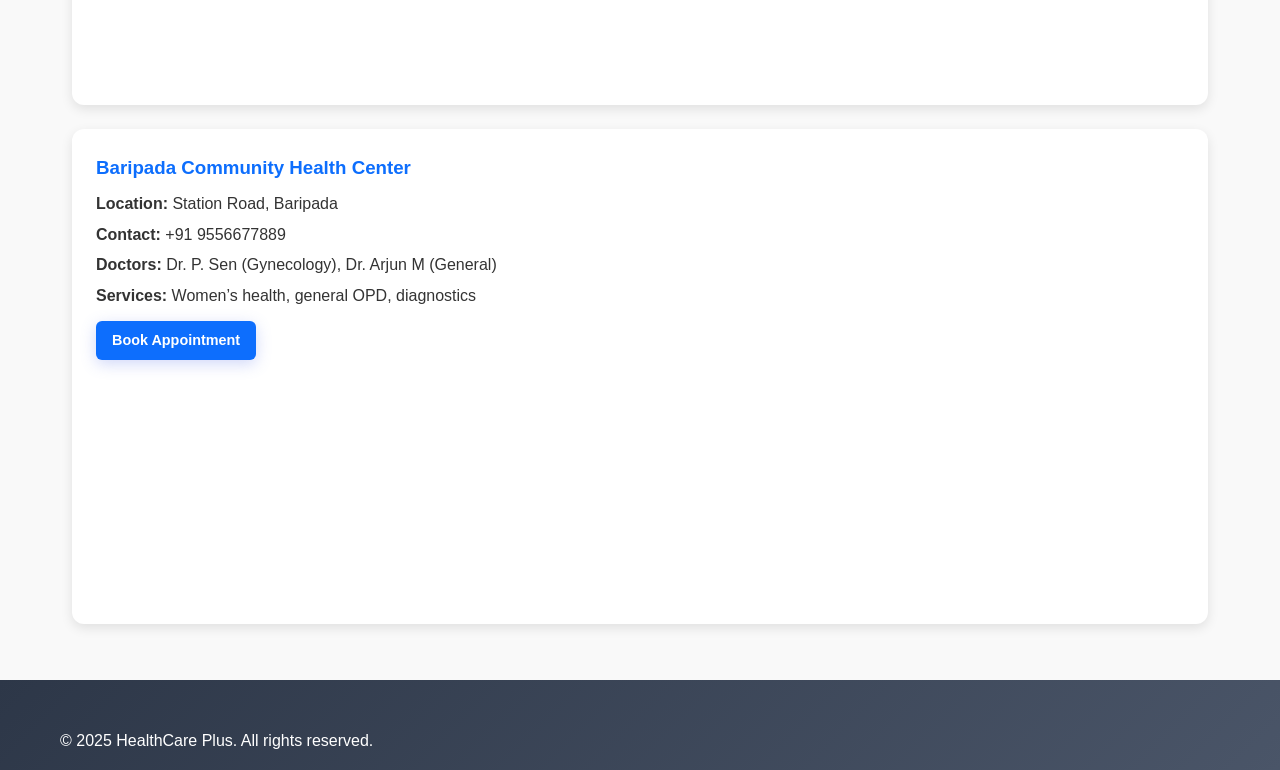
<file: locations/odisha.html>
<!DOCTYPE html>
<html lang="en">
<head>
  <meta charset="UTF-8">
  <meta name="viewport" content="width=device-width, initial-scale=1.0">
  <title>Odisha Health Centers - HealthCare Plus</title>
  <link rel="stylesheet" href="../style.css">
  <link rel="stylesheet" href="https://cdnjs.cloudflare.com/ajax/libs/font-awesome/6.0.0/css/all.min.css">
  <style>
    body { background: #f9f9f9; font-family: Arial, sans-serif; }
    .state-page { padding: 2rem; max-width: 1200px; margin: auto; }
    .state-page h1 { color: #0d6efd; margin-bottom: 1rem; }
    .hospital-card {
      background: #fff; border-radius: 12px; box-shadow: 0 4px 12px rgba(0,0,0,0.1);
      padding: 1.5rem; margin-bottom: 1.5rem; transition: transform 0.2s;
    }
    .hospital-card:hover { transform: translateY(-4px); }
    .hospital-card h3 { color: #0d6efd; margin-bottom: .5rem; }
    .hospital-card p { margin: .3rem 0; color: #333; }
    .hospital-card iframe { width: 100%; height: 220px; border-radius: 10px; margin-top: .8rem; border: none; }
    .district-select { margin: 1rem 0; padding: .5rem; border-radius: 8px; border: 1px solid #ccc; }
    .btn { display: inline-block; margin-top: .5rem; padding: .5rem 1rem; border-radius: 6px; text-decoration: none; }
    .btn-primary { background: #0d6efd; color: #fff; }
    .btn-primary:hover { background: #0b5ed7; }
  </style>
</head>
<body>
  <header class="header">
    <nav class="navbar">
      <div class="nav-container">
        <div class="nav-logo">
          <i class="fas fa-heartbeat"></i>
          <span>HealthCare Plus</span>
        </div>
        <div class="nav-menu">
          <a href="../index.html">Home</a>
          <a href="../doctor.html">Find Doctors</a>
          <a href="../health-checkup.html">Health Checkup</a>
        </div>
      </div>
    </nav>
  </header>

  <section class="state-page">
    <h1>Odisha – Health Centers</h1>
    <p>Select your district to view nearby hospitals serving rural and village communities in Odisha.</p>

    <!-- District Selection -->
    <label for="district"><strong>Select Your District:</strong></label>
    <select id="district" class="district-select" onchange="filterHospitals()">
      <option value="all">All</option>
      <option value="bhubaneswar">Bhubaneswar</option>
      <option value="cuttack">Cuttack</option>
      <option value="rourkela">Rourkela</option>
      <option value="berhampur">Berhampur</option>
      <option value="sambalpur">Sambalpur</option>
      <option value="balasore">Balasore</option>
      <option value="puri">Puri</option>
      <option value="angul">Angul</option>
      <option value="jeypore">Jeypore</option>
      <option value="baripada">Baripada</option>
    </select>

    <!-- Hospitals -->
    <div id="hospital-list">

      <!-- 1 Bhubaneswar -->
      <div class="hospital-card" data-district="bhubaneswar">
        <h3>Bhubaneswar Community Hospital</h3>
        <p><strong>Location:</strong> CRP Square, Bhubaneswar</p>
        <p><strong>Contact:</strong> +91 9776001122</p>
        <p><strong>Doctors:</strong> Dr. S. Mishra (General), Dr. Ananya Das (Pediatrics)</p>
        <p><strong>Services:</strong> OPD, vaccination, free rural care</p>
        <a href="../index.html#appointment-form" class="btn btn-primary">Book Appointment</a>
        <iframe src="https://www.google.com/maps/embed?pb=!1m18!..."></iframe>
      </div>

      <!-- 2 Cuttack -->
      <div class="hospital-card" data-district="cuttack">
        <h3>Cuttack Rural Health Center</h3>
        <p><strong>Location:</strong> Near SCB Medical, Cuttack</p>
        <p><strong>Contact:</strong> +91 9938223344</p>
        <p><strong>Doctors:</strong> Dr. P. Patnaik (Gynecology), Dr. Debasis Nayak (ENT)</p>
        <p><strong>Services:</strong> Maternal health, ENT, rural OPD</p>
        <a href="../index.html#appointment-form" class="btn btn-primary">Book Appointment</a>
        <iframe src="https://www.google.com/maps/embed?pb=!1m18!..."></iframe>
      </div>

      <!-- 3 Rourkela -->
      <div class="hospital-card" data-district="rourkela">
        <h3>Rourkela District Hospital</h3>
        <p><strong>Location:</strong> Sector 19, Rourkela</p>
        <p><strong>Contact:</strong> +91 9344112233</p>
        <p><strong>Doctors:</strong> Dr. R. Behera (Cardiology), Dr. Priyanka P (General Medicine)</p>
        <p><strong>Services:</strong> Cardiology, emergency ward, diagnostics</p>
        <a href="../index.html#appointment-form" class="btn btn-primary">Book Appointment</a>
        <iframe src="https://www.google.com/maps/embed?pb=!1m18!..."></iframe>
      </div>

      <!-- 4 Berhampur -->
      <div class="hospital-card" data-district="berhampur">
        <h3>Berhampur Medical Center</h3>
        <p><strong>Location:</strong> MKCG Area, Berhampur</p>
        <p><strong>Contact:</strong> +91 9556677889</p>
        <p><strong>Doctors:</strong> Dr. B. Rao (Orthopedics), Dr. S. Priya (General Physician)</p>
        <p><strong>Services:</strong> Bone care, rural OPD, diagnostics</p>
        <a href="../index.html#appointment-form" class="btn btn-primary">Book Appointment</a>
        <iframe src="https://www.google.com/maps/embed?pb=!1m18!..."></iframe>
      </div>

      <!-- 5 Sambalpur -->
      <div class="hospital-card" data-district="sambalpur">
        <h3>Sambalpur Rural Hospital</h3>
        <p><strong>Location:</strong> Burla, Sambalpur</p>
        <p><strong>Contact:</strong> +91 7009988776</p>
        <p><strong>Doctors:</strong> Dr. L. Sahu (General), Dr. R. Meena (Gynecology)</p>
        <p><strong>Services:</strong> Women’s health, immunization, OPD</p>
        <a href="../index.html#appointment-form" class="btn btn-primary">Book Appointment</a>
        <iframe src="https://www.google.com/maps/embed?pb=!1m18!..."></iframe>
      </div>

      <!-- 6 Balasore -->
      <div class="hospital-card" data-district="balasore">
        <h3>Balasore Community Hospital</h3>
        <p><strong>Location:</strong> Chandipur Road, Balasore</p>
        <p><strong>Contact:</strong> +91 8112233445</p>
        <p><strong>Doctors:</strong> Dr. A. Dash (Pediatrics), Dr. Sunita P (General)</p>
        <p><strong>Services:</strong> Child care, free medicines, OPD</p>
        <a href="../index.html#appointment-form" class="btn btn-primary">Book Appointment</a>
        <iframe src="https://www.google.com/maps/embed?pb=!1m18!..."></iframe>
      </div>

      <!-- 7 Puri -->
      <div class="hospital-card" data-district="puri">
        <h3>Puri Coastal Health Center</h3>
        <p><strong>Location:</strong> Near Jagannath Temple, Puri</p>
        <p><strong>Contact:</strong> +91 9123456780</p>
        <p><strong>Doctors:</strong> Dr. K. Mohanty (ENT), Dr. R. Tripathy (General Medicine)</p>
        <p><strong>Services:</strong> ENT, diagnostics, rural OPD</p>
        <a href="../index.html#appointment-form" class="btn btn-primary">Book Appointment</a>
        <iframe src="https://www.google.com/maps/embed?pb=!1m18!..."></iframe>
      </div>

      <!-- 8 Angul -->
      <div class="hospital-card" data-district="angul">
        <h3>Angul District Hospital</h3>
        <p><strong>Location:</strong> Near Bus Stand, Angul</p>
        <p><strong>Contact:</strong> +91 8899776655</p>
        <p><strong>Doctors:</strong> Dr. Manoj K (Neurology), Dr. Pratima D (General)</p>
        <p><strong>Services:</strong> Neurology, free checkups, OPD</p>
        <a href="../index.html#appointment-form" class="btn btn-primary">Book Appointment</a>
        <iframe src="https://www.google.com/maps/embed?pb=!1m18!..."></iframe>
      </div>

      <!-- 9 Jeypore -->
      <div class="hospital-card" data-district="jeypore">
        <h3>Jeypore Rural Medical Aid</h3>
        <p><strong>Location:</strong> Main Market, Jeypore</p>
        <p><strong>Contact:</strong> +91 7001122334</p>
        <p><strong>Doctors:</strong> Dr. R. Kumar (General), Dr. Deepa J (Pediatrics)</p>
        <p><strong>Services:</strong> General medicine, child care, free medicines</p>
        <a href="../index.html#appointment-form" class="btn btn-primary">Book Appointment</a>
        <iframe src="https://www.google.com/maps/embed?pb=!1m18!..."></iframe>
      </div>

      <!-- 10 Baripada -->
      <div class="hospital-card" data-district="baripada">
        <h3>Baripada Community Health Center</h3>
        <p><strong>Location:</strong> Station Road, Baripada</p>
        <p><strong>Contact:</strong> +91 9556677889</p>
        <p><strong>Doctors:</strong> Dr. P. Sen (Gynecology), Dr. Arjun M (General)</p>
        <p><strong>Services:</strong> Women’s health, general OPD, diagnostics</p>
        <a href="../index.html#appointment-form" class="btn btn-primary">Book Appointment</a>
        <iframe src="https://www.google.com/maps/embed?pb=!1m18!..."></iframe>
      </div>

    </div>
  </section>

  <footer class="footer">
    <div class="container">
      <p>&copy; 2025 HealthCare Plus. All rights reserved.</p>
    </div>
  </footer>

  <script>
    function filterHospitals() {
      const district = document.getElementById('district').value;
      const hospitals = document.querySelectorAll('.hospital-card');
      hospitals.forEach(hospital => {
        if (district === "all" || hospital.dataset.district === district) {
          hospital.style.display = "block";
        } else {
          hospital.style.display = "none";
        }
      });
    }
  </script>
</body>
</html>
</file>
<file: style.css>
/* Reset and Base Styles */
* {
    margin: 0;
    padding: 0;
    box-sizing: border-box;
}

html {
    scroll-behavior: smooth;
}

body {
    font-family: 'Inter', sans-serif;
    line-height: 1.6;
    color: #1a1a1a;
    background: linear-gradient(135deg, #667eea 0%, #764ba2 100%);
    background-attachment: fixed;
}

.container {
    max-width: 1200px;
    margin: 0 auto;
    padding: 0 20px;
}

/* Header Styles */
.header {
    background: rgba(255, 255, 255, 0.95);
    backdrop-filter: blur(20px);
    position: fixed;
    top: 0;
    left: 0;
    right: 0;
    z-index: 1000;
    box-shadow: 0 4px 20px rgba(0, 0, 0, 0.1);
}

.navbar {
    padding: 1rem 0;
}

.nav-container {
    max-width: 1200px;
    margin: 0 auto;
    padding: 0 20px;
    display: flex;
    align-items: center;
    justify-content: space-between;
}

.nav-logo {
    display: flex;
    align-items: center;
    gap: 10px;
    font-size: 1.5rem;
    font-weight: 700;
    color: #667eea;
}

.nav-logo i {
    font-size: 2rem;
    background: linear-gradient(45deg, #667eea, #764ba2);
    background-clip: text;
    -webkit-background-clip: text;
    -webkit-text-fill-color: transparent;
}

.nav-menu {
    display: flex;
    align-items: center;
    gap: 2rem;
}

.nav-dropdown {
    position: relative;
}

.nav-item {
    color: #333;
    text-decoration: none;
    font-weight: 500;
    transition: color 0.3s ease;
    cursor: pointer;
    display: flex;
    align-items: center;
    gap: 5px;
}

.nav-item:hover {
    color: #667eea;
}

.dropdown-content {
    position: absolute;
    top: 100%;
    left: 0;
    background: white;
    min-width: 200px;
    box-shadow: 0 8px 32px rgba(0, 0, 0, 0.1);
    border-radius: 10px;
    opacity: 0;
    visibility: hidden;
    transform: translateY(-10px);
    transition: all 0.3s ease;
    z-index: 1001;
}

.nav-dropdown:hover .dropdown-content {
    opacity: 1;
    visibility: visible;
    transform: translateY(0);
}

.dropdown-content a {
    display: block;
    padding: 12px 20px;
    color: #333;
    text-decoration: none;
    transition: background 0.3s ease;
}

.dropdown-content a:hover {
    background: rgba(102, 126, 234, 0.1);
    color: #667eea;
}

.nav-actions {
    display: flex;
    gap: 1rem;
}

.mobile-menu-toggle {
    display: none;
    cursor: pointer;
    font-size: 1.5rem;
    color: #333;
}

/* Button Styles */
.btn {
    padding: 12px 24px;
    border: none;
    border-radius: 50px;
    font-weight: 600;
    text-decoration: none;
    cursor: pointer;
    transition: all 0.3s ease;
    display: inline-flex;
    align-items: center;
    gap: 8px;
    font-size: 0.9rem;
}

.btn-primary {
    background: linear-gradient(45deg, #667eea, #764ba2);
    color: white;
    box-shadow: 0 4px 15px rgba(102, 126, 234, 0.3);
}

.btn-primary:hover {
    transform: translateY(-2px);
    box-shadow: 0 8px 25px rgba(102, 126, 234, 0.4);
}

.btn-secondary {
    background: linear-gradient(45deg, #ff6b6b, #ff8e8e);
    color: white;
    box-shadow: 0 4px 15px rgba(255, 107, 107, 0.3);
}

.btn-secondary:hover {
    transform: translateY(-2px);
    box-shadow: 0 8px 25px rgba(255, 107, 107, 0.4);
}

.btn-outline {
    background: transparent;
    color: #667eea;
    border: 2px solid #667eea;
}

.btn-outline:hover {
    background: #667eea;
    color: white;
    transform: translateY(-2px);
}

.btn-large {
    padding: 16px 32px;
    font-size: 1.1rem;
}

/* Hero Section */
.hero {
    min-height: 100vh;
    display: flex;
    flex-direction: column;
    justify-content: center;
    align-items: center;
    text-align: center;
    position: relative;
    padding: 120px 20px 40px;
    background: linear-gradient(135deg, #667eea 0%, #764ba2 100%);
}

.hero-content {
    display: flex;
    align-items: center;
    gap: 4rem;
    max-width: 1200px;
    width: 100%;
    margin-bottom: 3rem;
}

.hero-text {
    flex: 1;
    text-align: left;
    color: white;
}

.hero-text h1 {
    font-size: 3.5rem;
    font-weight: 700;
    margin-bottom: 1.5rem;
    background: linear-gradient(45deg, #ffffff, #e0e7ff);
    background-clip: text;
    -webkit-background-clip: text;
    -webkit-text-fill-color: transparent;
}

.hero-text p {
    font-size: 1.2rem;
    margin-bottom: 2rem;
    opacity: 0.9;
    line-height: 1.7;
}

.hero-actions {
    display: flex;
    gap: 1rem;
}

.hero-image {
    flex: 1;
    display: flex;
    justify-content: center;
    align-items: center;
}

.hero-visual {
    width: 300px;
    height: 300px;
    background: rgba(255, 255, 255, 0.1);
    border-radius: 50%;
    display: flex;
    align-items: center;
    justify-content: center;
    backdrop-filter: blur(20px);
    border: 2px solid rgba(255, 255, 255, 0.2);
}

.hero-visual i {
    font-size: 6rem;
    color: white;
    opacity: 0.8;
}

/* Quick Search */
.quick-search {
    background: rgba(255, 255, 255, 0.95);
    backdrop-filter: blur(20px);
    padding: 2rem;
    border-radius: 20px;
    box-shadow: 0 8px 32px rgba(0, 0, 0, 0.1);
    max-width: 800px;
    width: 100%;
}

.quick-search h3 {
    color: #333;
    margin-bottom: 1.5rem;
    font-size: 1.5rem;
    text-align: center;
}

.search-tabs {
    display: flex;
    gap: 1rem;
    margin-bottom: 1.5rem;
    justify-content: center;
}

.search-tab {
    padding: 10px 20px;
    border: none;
    background: transparent;
    color: #666;
    font-weight: 500;
    cursor: pointer;
    border-radius: 25px;
    transition: all 0.3s ease;
}

.search-tab.active {
    background: linear-gradient(45deg, #667eea, #764ba2);
    color: white;
}

.search-form {
    display: flex;
    gap: 1rem;
    align-items: center;
}

.search-input {
    flex: 1;
    padding: 15px 20px;
    border: 2px solid #e0e7ff;
    border-radius: 50px;
    font-size: 1rem;
    outline: none;
    transition: border-color 0.3s ease;
}

.search-input:focus {
    border-color: #667eea;
}

/* Sections */
section {
    padding: 80px 0;
}

section h2 {
    font-size: 2.5rem;
    text-align: center;
    margin-bottom: 1rem;
    background: linear-gradient(45deg, #667eea, #764ba2);
    background-clip: text;
    -webkit-background-clip: text;
    -webkit-text-fill-color: transparent;
}

.section-subtitle {
    text-align: center;
    font-size: 1.1rem;
    color: #666;
    margin-bottom: 3rem;
    max-width: 600px;
    margin-left: auto;
    margin-right: auto;
}

/* Specialties */
.specialties {
    background: rgba(255, 255, 255, 0.9);
    backdrop-filter: blur(20px);
}

.specialties-grid {
    display: grid;
    grid-template-columns: repeat(auto-fit, minmax(300px, 1fr));
    gap: 2rem;
}

.specialty-card {
    background: white;
    padding: 2rem;
    border-radius: 20px;
    text-align: center;
    box-shadow: 0 8px 32px rgba(0, 0, 0, 0.1);
    transition: transform 0.3s ease, box-shadow 0.3s ease;
    border: 1px solid rgba(102, 126, 234, 0.1);
}

.specialty-card:hover {
    transform: translateY(-10px);
    box-shadow: 0 20px 40px rgba(0, 0, 0, 0.15);
}

.specialty-icon {
    width: 80px;
    height: 80px;
    margin: 0 auto 1.5rem;
    background: linear-gradient(45deg, #667eea, #764ba2);
    border-radius: 50%;
    display: flex;
    align-items: center;
    justify-content: center;
}

.specialty-icon i {
    font-size: 2rem;
    color: white;
}

.specialty-card h3 {
    font-size: 1.3rem;
    margin-bottom: 1rem;
    color: #333;
}

.specialty-card p {
    color: #666;
    line-height: 1.6;
}

/* Services */
.services {
    background: rgba(255, 255, 255, 0.95);
    backdrop-filter: blur(20px);
}

.services-grid {
    display: grid;
    grid-template-columns: repeat(auto-fit, minmax(350px, 1fr));
    gap: 2rem;
}

.service-card {
    background: white;
    padding: 2.5rem;
    border-radius: 20px;
    box-shadow: 0 8px 32px rgba(0, 0, 0, 0.1);
    transition: transform 0.3s ease, box-shadow 0.3s ease;
    border: 1px solid rgba(102, 126, 234, 0.1);
}

.service-card:hover {
    transform: translateY(-10px);
    box-shadow: 0 20px 40px rgba(0, 0, 0, 0.15);
}

.service-icon {
    width: 70px;
    height: 70px;
    margin-bottom: 1.5rem;
    background: linear-gradient(45deg, #667eea, #764ba2);
    border-radius: 15px;
    display: flex;
    align-items: center;
    justify-content: center;
}

.service-icon i {
    font-size: 1.8rem;
    color: white;
}

.service-card h3 {
    font-size: 1.4rem;
    margin-bottom: 1rem;
    color: #333;
}

.service-card p {
    color: #666;
    margin-bottom: 1.5rem;
    line-height: 1.6;
}

.service-link {
    color: #667eea;
    text-decoration: none;
    font-weight: 600;
    display: flex;
    align-items: center;
    gap: 8px;
    transition: color 0.3s ease;
}

.service-link:hover {
    color: #764ba2;
}

/* Care Model */
.care-model {
    background: rgba(255, 255, 255, 0.9);
    backdrop-filter: blur(20px);
}

.care-pillars {
    display: grid;
    grid-template-columns: repeat(auto-fit, minmax(200px, 1fr));
    gap: 2rem;
}

.pillar {
    text-align: center;
    padding: 2rem;
    background: white;
    border-radius: 20px;
    box-shadow: 0 8px 32px rgba(0, 0, 0, 0.1);
    transition: transform 0.3s ease;
    border: 1px solid rgba(102, 126, 234, 0.1);
}

.pillar:hover {
    transform: translateY(-5px);
}

.pillar-icon {
    width: 60px;
    height: 60px;
    margin: 0 auto 1rem;
    background: linear-gradient(45deg, #667eea, #764ba2);
    border-radius: 50%;
    display: flex;
    align-items: center;
    justify-content: center;
}

.pillar-icon i {
    font-size: 1.5rem;
    color: white;
}

.pillar h3 {
    font-size: 1.1rem;
    margin-bottom: 0.5rem;
    color: #333;
}

.pillar p {
    color: #666;
    font-size: 0.9rem;
}

/* Footer */
.footer {
    background: linear-gradient(135deg, #2d3748 0%, #4a5568 100%);
    color: white;
    padding: 3rem 0 1rem;
}

.footer-content {
    display: grid;
    grid-template-columns: repeat(auto-fit, minmax(250px, 1fr));
    gap: 2rem;
    margin-bottom: 2rem;
}

.footer-logo {
    display: flex;
    align-items: center;
    gap: 10px;
    font-size: 1.5rem;
    font-weight: 700;
    margin-bottom: 1rem;
}

.footer-logo i {
    font-size: 2rem;
    background: linear-gradient(45deg, #667eea, #764ba2);
    background-clip: text;
    -webkit-background-clip: text;
    -webkit-text-fill-color: transparent;
}

.footer-section p {
    margin-bottom: 1rem;
    opacity: 0.8;
    line-height: 1.6;
}

.footer-section h4 {
    margin-bottom: 1rem;
    color: #e2e8f0;
}

.footer-section ul {
    list-style: none;
}

.footer-section li {
    margin-bottom: 0.5rem;
}

.footer-section a {
    color: #cbd5e0;
    text-decoration: none;
    transition: color 0.3s ease;
}

.footer-section a:hover {
    color: #667eea;
}

.social-links {
    display: flex;
    gap: 1rem;
    margin-top: 1rem;
}

.social-links a {
    width: 40px;
    height: 40px;
    background: rgba(102, 126, 234, 0.2);
    border-radius: 50%;
    display: flex;
    align-items: center;
    justify-content: center;
    transition: background 0.3s ease;
}

.social-links a:hover {
    background: #667eea;
}

.contact-info p {
    display: flex;
    align-items: center;
    gap: 10px;
    margin-bottom: 0.5rem;
}

.footer-bottom {
    text-align: center;
    padding-top: 2rem;
    border-top: 1px solid rgba(255, 255, 255, 0.1);
    opacity: 0.7;
}

/* Chatbot Styles */
.chatbot {
    position: fixed;
    bottom: 20px;
    right: 20px;
    width: 350px;
    height: 500px;
    background: white;
    border-radius: 20px;
    box-shadow: 0 20px 40px rgba(0, 0, 0, 0.15);
    display: none;
    flex-direction: column;
    z-index: 1000;
    overflow: hidden;
}

.chatbot.active {
    display: flex;
}

.chatbot-header {
    background: linear-gradient(45deg, #667eea, #764ba2);
    color: white;
    padding: 1rem;
    display: flex;
    align-items: center;
    justify-content: space-between;
}

.chatbot-title {
    display: flex;
    align-items: center;
    gap: 10px;
    font-weight: 600;
}

.chatbot-close {
    background: none;
    border: none;
    color: white;
    font-size: 1.2rem;
    cursor: pointer;
    padding: 5px;
    border-radius: 50%;
    transition: background 0.3s ease;
}

.chatbot-close:hover {
    background: rgba(255, 255, 255, 0.2);
}

.chatbot-messages {
    flex: 1;
    padding: 1rem;
    overflow-y: auto;
    background: #f8fafc;
}

.message {
    margin-bottom: 1rem;
    animation: slideIn 0.3s ease;
}

.message-content {
    background: white;
    padding: 1rem;
    border-radius: 15px;
    box-shadow: 0 2px 10px rgba(0, 0, 0, 0.1);
}

.bot-message .message-content {
    background: linear-gradient(45deg, #667eea, #764ba2);
    color: white;
}

.user-message {
    text-align: right;
}

.user-message .message-content {
    background: #e2e8f0;
    color: #333;
    margin-left: 3rem;
}

.message-content ul {
    margin: 0.5rem 0;
    padding-left: 1.5rem;
}

.chatbot-input {
    padding: 1rem;
    background: white;
    border-top: 1px solid #e2e8f0;
    display: flex;
    gap: 10px;
}

#chatbot-input-field {
    flex: 1;
    padding: 10px 15px;
    border: 1px solid #e2e8f0;
    border-radius: 25px;
    outline: none;
    transition: border-color 0.3s ease;
}

#chatbot-input-field:focus {
    border-color: #667eea;
}

#chatbot-send {
    background: linear-gradient(45deg, #667eea, #764ba2);
    color: white;
    border: none;
    width: 40px;
    height: 40px;
    border-radius: 50%;
    cursor: pointer;
    transition: transform 0.3s ease;
}

#chatbot-send:hover {
    transform: scale(1.1);
}

.chatbot-suggestions {
    padding: 0 1rem 1rem;
    display: flex;
    gap: 0.5rem;
    flex-wrap: wrap;
}

.suggestion-btn {
    background: #e2e8f0;
    border: none;
    padding: 8px 12px;
    border-radius: 15px;
    font-size: 0.8rem;
    cursor: pointer;
    transition: background 0.3s ease;
}

.suggestion-btn:hover {
    background: #667eea;
    color: white;
}

.chatbot-toggle {
    position: fixed;
    bottom: 20px;
    right: 20px;
    width: 60px;
    height: 60px;
    background: linear-gradient(45deg, #667eea, #764ba2);
    color: white;
    border: none;
    border-radius: 50%;
    font-size: 1.5rem;
    cursor: pointer;
    box-shadow: 0 8px 25px rgba(102, 126, 234, 0.4);
    transition: transform 0.3s ease;
    z-index: 999;
}

.chatbot-toggle:hover {
    transform: scale(1.1);
}

.chatbot-toggle.hidden {
    display: none;
}

@keyframes slideIn {
    from {
        opacity: 0;
        transform: translateY(20px);
    }
    to {
        opacity: 1;
        transform: translateY(0);
    }
}

/* Responsive Design */
@media (max-width: 768px) {
    .nav-menu {
        display: none;
    }
    
    .mobile-menu-toggle {
        display: block;
    }
    
    .hero-content {
        flex-direction: column;
        text-align: center;
        gap: 2rem;
    }
    
    .hero-text h1 {
        font-size: 2.5rem;
    }
    
    .hero-actions {
        justify-content: center;
        flex-wrap: wrap;
    }
    
    .search-form {
        flex-direction: column;
    }
    
    .search-tabs {
        flex-wrap: wrap;
    }
    
    .specialties-grid,
    .services-grid {
        grid-template-columns: 1fr;
    }
    
    .care-pillars {
        grid-template-columns: repeat(auto-fit, minmax(150px, 1fr));
    }
    
    .chatbot {
        width: 90vw;
        right: 5vw;
        height: 70vh;
    }
    
    .nav-actions {
        flex-direction: column;
        gap: 0.5rem;
    }
    
    .btn {
        padding: 10px 20px;
        font-size: 0.8rem;
    }
}

/* Appointment Form Styles */
.appointment-booking {
    background: rgba(255, 255, 255, 0.95);
    backdrop-filter: blur(20px);
    padding: 80px 0;
}

.auth-toggle {
    display: flex;
    justify-content: center;
    gap: 1rem;
    margin-bottom: 3rem;
    background: rgba(102, 126, 234, 0.1);
    padding: 10px;
    border-radius: 50px;
    max-width: 500px;
    margin-left: auto;
    margin-right: auto;
}

.auth-btn {
    flex: 1;
    padding: 12px 24px;
    border: none;
    background: transparent;
    color: #667eea;
    font-weight: 600;
    border-radius: 25px;
    cursor: pointer;
    transition: all 0.3s ease;
}

.auth-btn.active {
    background: linear-gradient(45deg, #667eea, #764ba2);
    color: white;
    box-shadow: 0 4px 15px rgba(102, 126, 234, 0.3);
}

.auth-form {
    display: none;
    max-width: 800px;
    margin: 0 auto;
    background: white;
    padding: 3rem;
    border-radius: 20px;
    box-shadow: 0 20px 40px rgba(0, 0, 0, 0.1);
    border: 1px solid rgba(102, 126, 234, 0.1);
}

.auth-form.active {
    display: block;
}

.auth-form h3 {
    color: #333;
    margin-bottom: 2rem;
    text-align: center;
    font-size: 1.5rem;
}

.form-container {
    width: 100%;
}

.form-section {
    margin-bottom: 2.5rem;
    padding: 1.5rem;
    background: rgba(102, 126, 234, 0.03);
    border-radius: 15px;
    border-left: 4px solid #667eea;
}

.form-section h4 {
    color: #333;
    margin-bottom: 1.5rem;
    display: flex;
    align-items: center;
    gap: 10px;
    font-size: 1.1rem;
}

.form-section h4 i {
    color: #667eea;
    font-size: 1.2rem;
}

.form-row {
    display: grid;
    grid-template-columns: 1fr 1fr;
    gap: 1.5rem;
    margin-bottom: 1.5rem;
}

.form-group {
    display: flex;
    flex-direction: column;
}

.form-group label {
    margin-bottom: 8px;
    font-weight: 600;
    color: #333;
    font-size: 0.9rem;
}

.form-group input,
.form-group select,
.form-group textarea {
    padding: 12px 15px;
    border: 2px solid #e2e8f0;
    border-radius: 10px;
    font-size: 1rem;
    transition: all 0.3s ease;
    background: white;
    font-family: 'Inter', sans-serif;
}

.form-group input:focus,
.form-group select:focus,
.form-group textarea:focus {
    outline: none;
    border-color: #667eea;
    box-shadow: 0 0 0 3px rgba(102, 126, 234, 0.1);
}

.form-group textarea {
    resize: vertical;
    min-height: 100px;
}

.form-btn {
    width: 100%;
    margin-top: 1rem;
}

.form-text {
    text-align: center;
    margin-top: 1rem;
    color: #666;
}

.link-text {
    color: #667eea;
    cursor: pointer;
    font-weight: 600;
    text-decoration: underline;
}

.link-text:hover {
    color: #764ba2;
}

.form-submit {
    text-align: center;
    margin-top: 2rem;
    padding-top: 2rem;
    border-top: 1px solid #e2e8f0;
}

.form-disclaimer {
    margin-top: 1rem;
    font-size: 0.85rem;
    color: #666;
    line-height: 1.5;
}

.form-disclaimer a {
    color: #667eea;
    text-decoration: none;
}

.form-disclaimer a:hover {
    text-decoration: underline;
}

/* Success/Error Messages */
.form-message {
    padding: 15px 20px;
    border-radius: 10px;
    margin-bottom: 1.5rem;
    display: none;
}

.form-message.success {
    background: rgba(72, 187, 120, 0.1);
    color: #2d7d32;
    border: 1px solid rgba(72, 187, 120, 0.3);
}

.form-message.error {
    background: rgba(244, 67, 54, 0.1);
    color: #d32f2f;
    border: 1px solid rgba(244, 67, 54, 0.3);
}

.form-message i {
    margin-right: 10px;
}

/* Form Responsive Design */
@media (max-width: 768px) {
    .auth-toggle {
        flex-direction: column;
        padding: 15px;
        border-radius: 15px;
    }
    
    .auth-form {
        padding: 2rem 1.5rem;
        margin: 0 20px;
    }
    
    .form-row {
        grid-template-columns: 1fr;
        gap: 1rem;
    }
    
    .form-section {
        padding: 1rem;
        margin-bottom: 1.5rem;
    }
    
    .form-section h4 {
        font-size: 1rem;
    }
}

/* Loading Animation */
.loading {
    position: relative;
    pointer-events: none;
}

.loading::after {
    content: '';
    position: absolute;
    top: 50%;
    left: 50%;
    width: 20px;
    height: 20px;
    margin: -10px 0 0 -10px;
    border: 2px solid #f3f3f3;
    border-top: 2px solid #667eea;
    border-radius: 50%;
    animation: spin 1s linear infinite;
}

@keyframes spin {
    0% { transform: rotate(0deg); }
    100% { transform: rotate(360deg); }
}

.auth-form {
  display: none;
}
.auth-form.active {
  display: block;
}
.auth-btn.active {
  background-color: #0077cc; /* match your theme */
  color: #fff;
}
/* Language changing */
.nav-language {
    margin-right: 1rem;
}

#language-switcher {
    padding: 8px 12px;
    border: 1px solid #ddd;
    border-radius: 8px;
    font-size: 0.9rem;
    cursor: pointer;
    background-color: #f7f9fc;
    color: #333;
    -webkit-appearance: none;
    -moz-appearance: none;
    appearance: none;
    background-image: url('data:image/svg+xml;utf8,<svg xmlns="http://www.w3.org/2000/svg" width="16" height="16" viewBox="0 0 16 16"><path fill="%23333" d="M4.5 5.5l3.5 3.5 3.5-3.5"/></svg>');
    background-repeat: no-repeat;
    background-position: right 10px center;
}

.btn-danger {
  background: #ff4d4d;
  color: white;
  border: none;
  padding: 8px 15px;
  border-radius: 5px;
  cursor: pointer;
  font-weight: bold;
  transition: 0.3s ease;
}

.btn-danger:hover {
  background: #cc0000;
}

#welcomeSection {
  margin-top: 80px;
  text-align: center;
}
body {
  padding-top: 80px; /* equal to navbar height */
}

#welcomeUser {
  font-size: 26px;
  font-weight: 700;
  color: #ffffff;
  text-shadow: 1px 1px 2px rgba(233, 240, 239, 0.9);
  text-align: center;
  margin-bottom: 8px;
  background-color: rgba(0, 0, 0, 0.9);
  padding: 4px 10px;
  border-radius: 5px;
  display: inline-block;
}

.nav-actions button {
  margin-left: 10px; /* spacing between buttons */
}

/* Overall navbar */
.header {
  background: #fff;
  border-bottom: 1px solid #ddd;
  padding: 10px 0; /* space above/below navbar */
}

.navbar .nav-container {
  display: flex;
  align-items: center;
  justify-content: space-between; /* spread elements */
  padding: 0 20px; /* left-right padding */
  gap: 20px; /* space between sections */
}

/* Logo */
.nav-logo {
  display: flex;
  align-items: center;
  gap: 8px;
  font-size: 20px;
  font-weight: bold;
  padding: 5px 10px; /* breathing room */
}

.nav-logo i {
  color: #dc3545; /* red heartbeat */
}

/* Language switcher */
.nav-language select {
  padding: 6px 12px;
  border-radius: 6px;
  border: 1px solid #ccc;
  margin-left: 15px; /* spacing from logo */
}

/* Navigation menu */
.nav-menu {
  display: flex;
  align-items: center;
  gap: 20px; /* equal spacing between nav links */
}

.nav-item {
  text-decoration: none;
  color: #333;
  font-weight: 500;
  padding: 6px 10px;
}

.nav-item:hover {
  color: #dc3545;
}

/* Actions (emergency, logout) */
.nav-actions {
  display: flex;
  gap: 10px; /* spacing between buttons */
  margin-left: 20px; /* spacing from menu */
}

.nav-actions button {
  padding: 8px 14px;
  border-radius: 6px;
}

/* Mobile toggle */
.mobile-menu-toggle {
  font-size: 22px;
  cursor: pointer;
  margin-left: 15px; /* spacing from actions */
}


.flash-news {
  background: #f8f9fa;
  padding: 1.5rem 0;
  text-align: center;
}

.flash-news h2 {
  margin-bottom: 1rem;
  color: #dc3545;
  font-weight: bold;
}

.news-slider {
  overflow: hidden;
  width: 100%;
  position: relative;
}

.news-track {
  display: flex;
  animation: slideNews 25s linear infinite; /* slightly slower */
}

.news-card {
  min-width: 100%; /* full width per slide */
  background: #ffffff;
  border-radius: 10px;
  margin: 0 10px;
  box-shadow: 0 4px 12px rgba(0,0,0,0.1);
  display: flex;
  flex-direction: column;   /* stack image on top of text */
  align-items: center;      /* center horizontally */
  justify-content: center;
  padding: 1.5rem;
  text-align: center;
}

/* Centered image */
.news-card img {
  width: 250px;   /* bigger rectangle photo */
  height: 150px;
  border-radius: 10px;
  object-fit: cover;
  margin-bottom: 1rem;
}

/* Text below image */
.news-text {
  font-size: 1rem;
  color: #333;
  line-height: 1.5;
  font-weight: 500;
  max-width: 80%; /* keep text balanced */
}

/* Sliding animation */
@keyframes slideNews {
  0%, 15%   { transform: translateX(0); }
  20%, 35%  { transform: translateX(-100%); }
  40%, 55%  { transform: translateX(-200%); }
  60%, 75%  { transform: translateX(-300%); }
  80%, 95%  { transform: translateX(-400%); }
  100%      { transform: translateX(0); }
}

.news-card {
  min-width: 100%; 
  background: #ffffff;
  border-radius: 12px;
  margin: 0 10px;
  box-shadow: 0 4px 15px rgba(0,0,0,0.12);
  display: flex;
  flex-direction: column;   /* stack image on top of text */
  align-items: center;      /* center content */
  justify-content: center;
  padding: 2rem;
  text-align: center;
}

/* Bigger centered image */
.news-card img {
  width: 400px;   /* increased width */
  height: 220px;  /* increased height */
  border-radius: 12px;
  object-fit: cover;
  margin-bottom: 1rem;
  display: block;
  margin-left: auto;
  margin-right: auto;
}

/* Text below */
.news-text {
  font-size: 1.05rem;
  color: #333;
  line-height: 1.6;
  font-weight: 500;
  max-width: 85%; /* balance text width */
}

/* Modal styling */
.modal {
  display: none;
  position: fixed;
  z-index: 1000;
  padding-top: 80px;
  left: 0; top: 0;
  width: 100%; height: 100%;
  background: rgba(0,0,0,0.5);
}

.modal-content {
  background: #fff;
  margin: auto;
  padding: 20px;
  border-radius: 10px;
  width: 600px;
  max-width: 90%;
}

.close {
  float: right;
  font-size: 24px;
  cursor: pointer;
}

/* Doctor list in row */
.doctor-list {
  display: flex;
  flex-wrap: wrap;
  gap: 15px;
  margin-top: 20px;
}

.doctor-card {
  flex: 1 1 calc(50% - 15px); /* 2 per row */
  border: 1px solid #ddd;
  border-radius: 8px;
  padding: 15px;
  text-align: center;
  background: #f9f9f9;
}

.call-btn {
  background: #28a745;
  color: white;
  border: none;
  padding: 8px 15px;
  border-radius: 5px;
  cursor: pointer;
  margin-top: 10px;
}

.call-btn i {
  margin-right: 5px;
}
#conditionInput {
  width: 400px;   /* make it wider */
  height: 50px;   /* make it taller */
  font-size: 18px; /* bigger text inside */
  padding: 10px;  /* space inside */
  border-radius: 8px; /* rounded corners (optional) */
}
#conditionSearchBtn {
  height: 50px;
  font-size: 18px;
  padding: 0 20px; /* horizontal padding */
  border-radius: 8px;
}
</file>
